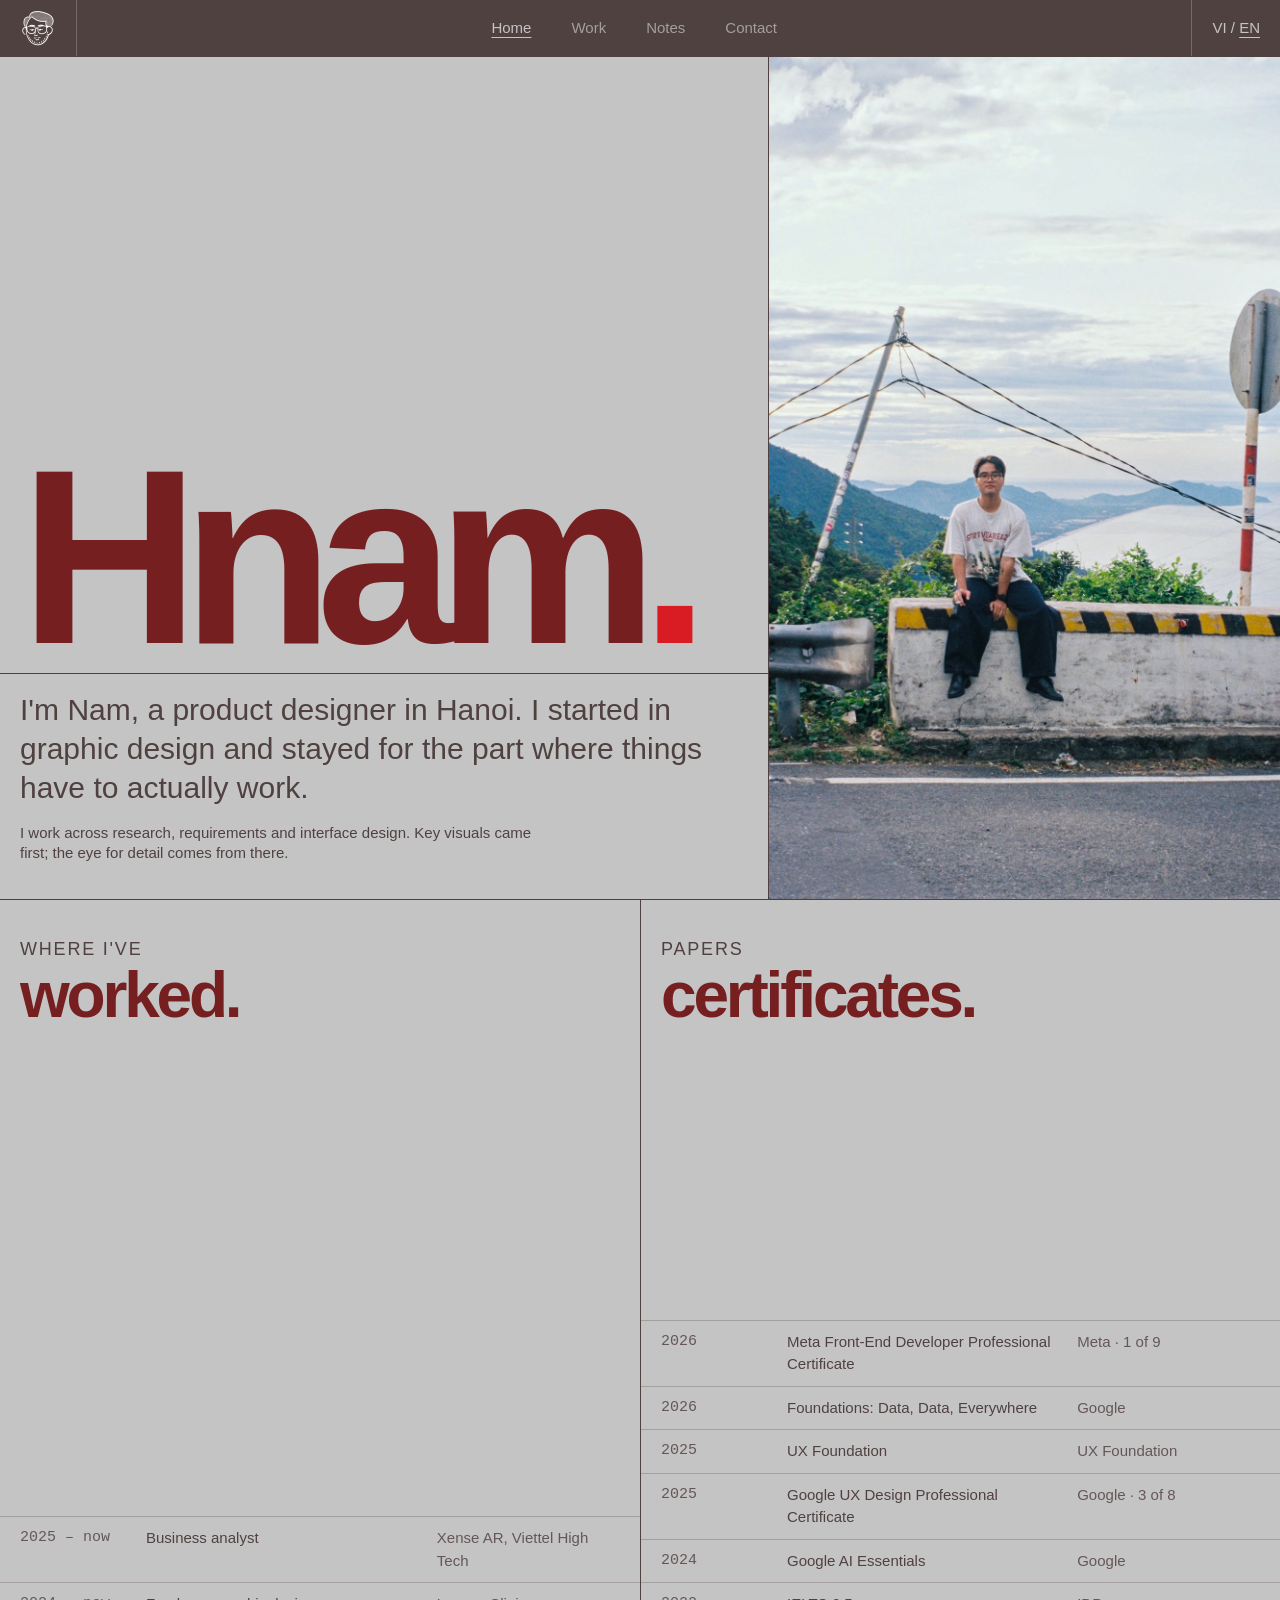
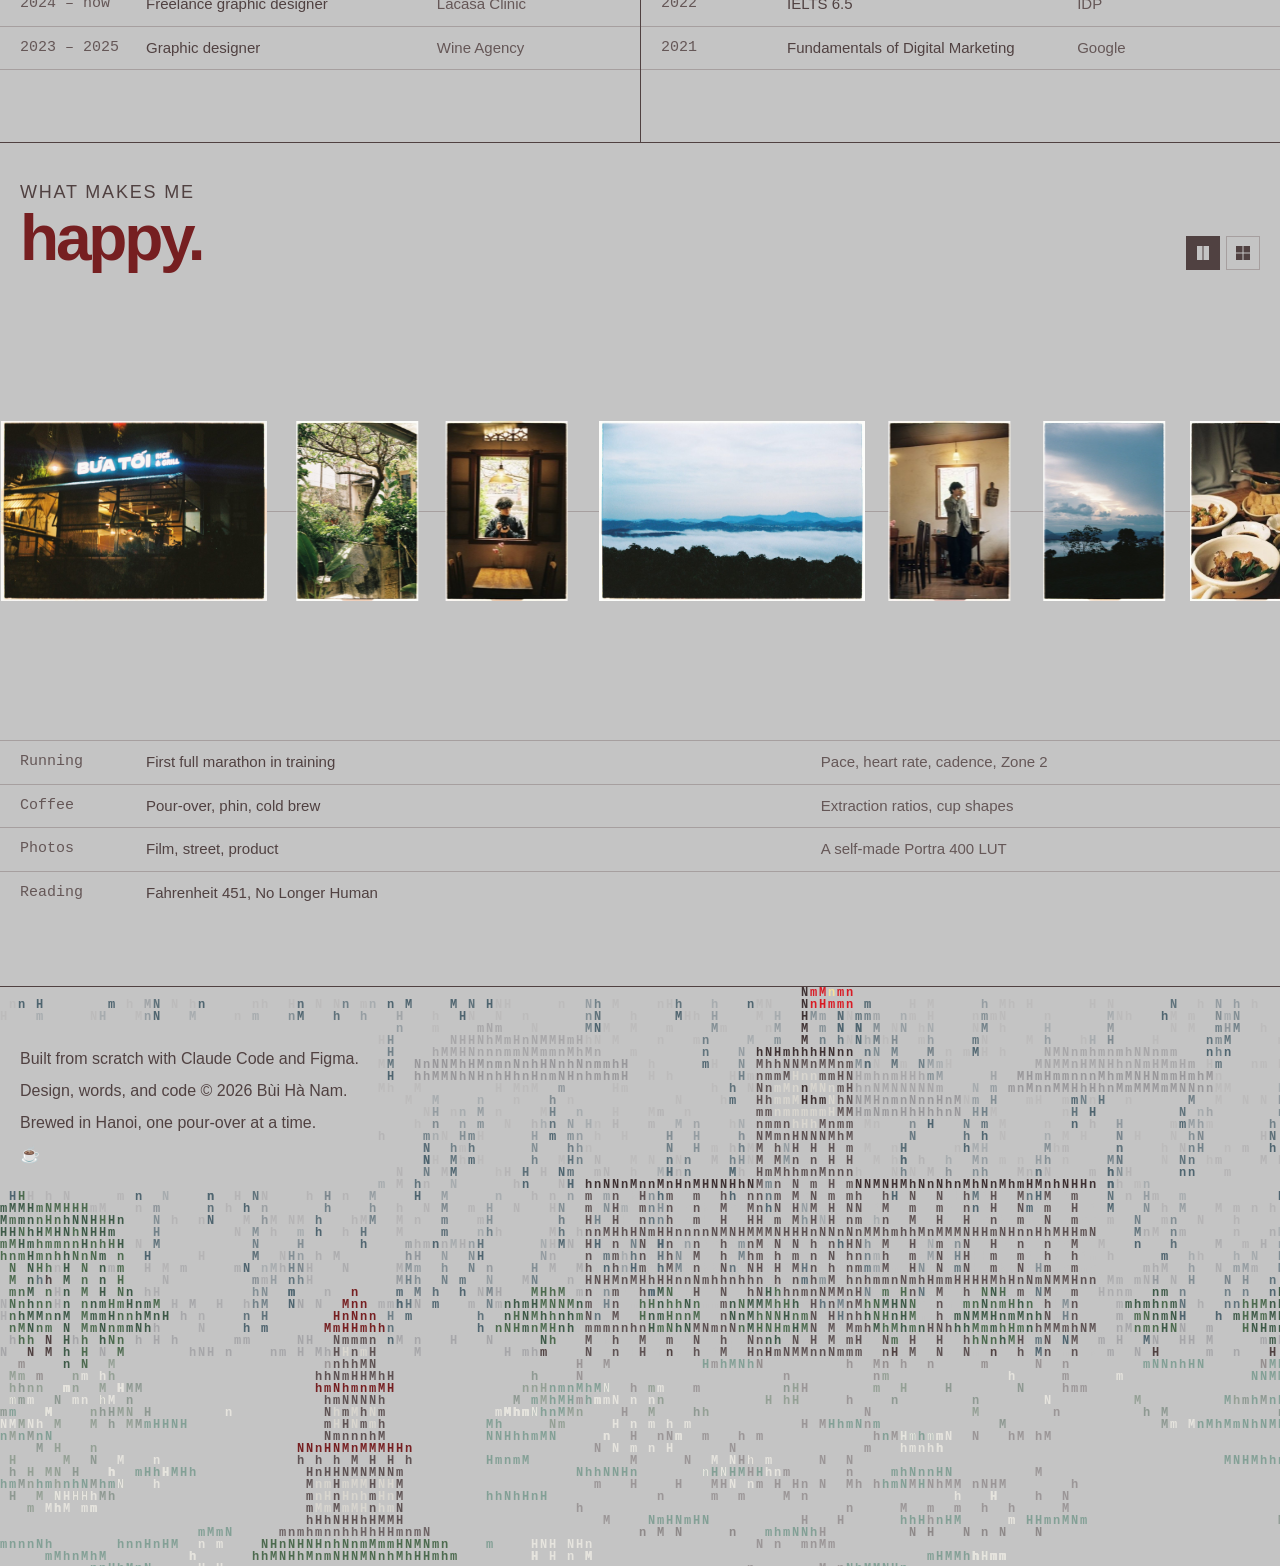
<file: index.html>
<!DOCTYPE html>
<html lang="en">

<head>
    <meta charset="utf-8">
    <meta name="viewport" content="width=device-width, initial-scale=1">
    <title>Nam — product designer in Hanoi</title>
    <meta name="description" content="Bùi Hà Nam is a product designer in Hanoi working across research, requirements and interface design.">
    <script>document.documentElement.dataset.theme = matchMedia('(prefers-color-scheme: dark)').matches ? 'dark' : 'light'</script>
    <link rel="stylesheet" href="css/style.css?v=26">
    <script>(function (d) { try { if (sessionStorage.warm) return; } catch (e) { } d.classList.add('loading'); setTimeout(function () { d.classList.remove('loading'); }, 15000); })(document.documentElement)</script>
</head>

<body>
    <div class="loader" role="status">
        <div class="loader-in">
            <span class="loader-mark">Hnam<i>.</i></span>
            <span class="loader-bar"><i></i></span>
            <span class="mono"><span data-vi="Đang tải">Loading</span><span class="loader-n" aria-hidden="true">0%</span></span>
        </div>
    </div>
    <main class="page" id="home">
        <div class="sheet">
            <header class="nav">
                <a class="logo" href="index.html" aria-label="Nam, home"><img src="img/logo.png" alt="" width="36" height="36"></a>
                <div class="links"><a href="index.html" class="cur" aria-current="page" data-vi="Trang chủ">Home</a><a href="work.html" data-vi="Dự án">Work</a><a href="notes.html" data-vi="Ghi chép">Notes</a><a href="contact.html" data-vi="Liên hệ">Contact</a></div>
                <button class="langbtn" type="button" aria-label="Switch language"><span><u data-l="vi">VI</u> / <u data-l="en">EN</u></span></button>
            </header>

            <section class="hero snap">
                <div class="cells">
                    <h1 class="pad wordmark">Hnam<i>.</i></h1>
                    <div class="img"><span data-vi="Ảnh chân dung của bạn">Portrait, your own photo</span><img src="img/portrait.jpg" alt="Portrait of Nam" onerror="this.remove()"></div>
                    <div class="pad stack hero-about">
                        <p class="lede" data-vi="Mình là Nam, product designer ở Hà Nội. Mình bắt đầu từ thiết kế đồ hoạ và ở lại vì phần mà mọi thứ phải thật sự chạy được.">I'm Nam, a product designer in Hanoi. I started in graphic design and stayed for the part where things have to actually work.</p>
                        <p class="copy" style="max-width:36em; min-height:60px" data-vi="Mình làm xuyên suốt từ nghiên cứu, viết yêu cầu đến thiết kế giao diện. Trước đó là key visual; con mắt để ý chi tiết đến từ đó.">I work across research, requirements and interface design. Key visuals came first; the eye for detail comes from there.</p>
                    </div>
                </div>
            </section>

            <div class="rail">
                <section class="sec snap">
                    <div class="cols2">
                        <div>
                            <div class="head">
                                <div class="kicker" data-vi="Nơi mình đã">Where I've</div>
                                <h2 class="big" data-vi="làm việc.">worked.</h2>
                            </div>
                            <div class="trow cert" role="button" tabindex="0" data-img="Business analyst, Xense AR at Viettel High Tech: the team at the company's 10-year anniversary" data-bg="img/work/ba-intern.jpg" aria-label="Business analyst at Xense AR: open the photo"><span class="mono" data-vi="2025 – nay">2025 – now</span><u data-vi="Chuyên viên phân tích nghiệp vụ">Business analyst</u><span>Xense AR, Viettel High Tech</span></div>
                            <div class="trow static"><span class="mono" data-vi="2024 – nay">2024 – now</span><span data-vi="Thiết kế đồ hoạ tự do">Freelance graphic designer</span><span>Lacasa Clinic</span></div>
                            <div class="trow cert" role="button" tabindex="0" data-img="Graphic designer at Wine Agency: the team at a UN Viet Nam event, June 2023" data-bg="img/work/wine-agency.jpg" aria-label="Graphic designer at Wine Agency: open the photo"><span class="mono">2023 – 2025</span><u data-vi="Thiết kế đồ hoạ">Graphic designer</u><span>Wine Agency</span></div>
                        </div>
                        <div>
                            <div class="head">
                                <div class="kicker" data-vi="Giấy tờ">Papers</div>
                                <h2 class="big" data-vi="chứng chỉ.">certificates.</h2>
                            </div>
                            <div class="trow group" role="button" tabindex="0" data-set="meta-set" data-img="Meta Front-End Developer Professional Certificate" data-bg="img/certs/meta-front-end.jpg" aria-label="Meta Front-End Developer Professional Certificate: open the set"><span class="mono">2026</span><u>Meta Front-End Developer Professional Certificate</u><span><span data-vi="Meta · 1 / 9">Meta · 1 of 9</span></span></div>
                            <div class="trow cert" role="button" tabindex="0" data-img="Foundations: Data, Data, Everywhere" data-bg="img/certs/google-data-foundations.jpg" aria-label="Foundations: Data, Data, Everywhere: open the certificate"><span class="mono">2026</span><u>Foundations: Data, Data, Everywhere</u><span>Google</span></div>
                            <div class="trow cert" role="button" tabindex="0" data-img="UX Foundation" data-bg="img/certs/ux-foundation.jpg" aria-label="UX Foundation: open the certificate"><span class="mono">2025</span><u>UX Foundation</u><span>UX Foundation</span></div>
                            <div class="trow group" role="button" tabindex="0" data-set="ux-set" data-img="Google UX Design Professional Certificate" data-bg="img/certs/google-ux-research.jpg"><span class="mono">2025</span><u>Google UX Design Professional Certificate</u><span><span data-vi="Google · 3 / 8">Google · 3 of 8</span></span></div>
                            <div class="trow cert" role="button" tabindex="0" data-img="Google AI Essentials" data-bg="img/certs/google-ai-essentials.jpg" aria-label="Google AI Essentials: open the certificate"><span class="mono">2024</span><u>Google AI Essentials</u><span>Google</span></div>
                            <div class="trow static"><span class="mono">2022</span><span>IELTS 6.5</span><span>IDP</span></div>
                            <div class="trow cert" role="button" tabindex="0" data-img="Fundamentals of Digital Marketing" data-bg="img/certs/google-digital-marketing.jpg" aria-label="Fundamentals of Digital Marketing: open the certificate"><span class="mono">2021</span><u>Fundamentals of Digital Marketing</u><span>Google</span></div>
                        </div>
                    </div>
                </section>

                <section class="sec snap">
                    <div class="head">
                        <div class="kicker" data-vi="Điều làm mình">What makes me</div>
                        <h2 class="big" data-vi="vui.">happy.</h2>
                        <div class="pview" role="group" aria-label="How to show the photos">
                            <button type="button" data-view="line" aria-pressed="true" aria-label="Line" title="Line"><svg viewBox="0 0 16 16" aria-hidden="true"><rect x="2" y="1" width="5.5" height="14"/><rect x="8.5" y="1" width="5.5" height="14"/></svg></button>
                            <button type="button" data-view="grid" aria-pressed="false" aria-label="Gallery" title="Gallery"><svg viewBox="0 0 16 16" aria-hidden="true"><rect x="1" y="1" width="6.5" height="6.5"/><rect x="8.5" y="1" width="6.5" height="6.5"/><rect x="1" y="8.5" width="6.5" height="6.5"/><rect x="8.5" y="8.5" width="6.5" height="6.5"/></svg></button>
                        </div>
                    </div>
                    <div class="plines" aria-label="A line of photos. Move along it to open the photos near the pointer.">
                        <div class="pbg" aria-hidden="true"></div>
                        <div class="pline">
                            <figure data-ratio="1.476"><img src="img/happy/01-t.jpg" data-full="img/happy/01.jpg" alt="" width="221" height="150"></figure>
                            <figure data-ratio="0.678"><img src="img/happy/02-t.jpg" data-full="img/happy/02.jpg" alt="" width="102" height="150"></figure>
                            <figure data-ratio="0.679"><img src="img/happy/03-t.jpg" data-full="img/happy/03.jpg" alt="" width="102" height="150"></figure>
                            <figure data-ratio="1.476"><img src="img/happy/04-t.jpg" data-full="img/happy/04.jpg" alt="" width="221" height="150"></figure>
                            <figure data-ratio="0.679"><img src="img/happy/05-t.jpg" data-full="img/happy/05.jpg" alt="" width="102" height="150"></figure>
                            <figure data-ratio="0.678"><img src="img/happy/06-t.jpg" data-full="img/happy/06.jpg" alt="" width="102" height="150"></figure>
                            <figure data-ratio="0.679"><img src="img/happy/07-t.jpg" data-full="img/happy/07.jpg" alt="" width="102" height="150"></figure>
                            <figure data-ratio="0.678"><img src="img/happy/08-t.jpg" data-full="img/happy/08.jpg" alt="" width="102" height="150"></figure>
                            <figure data-ratio="0.679"><img src="img/happy/09-t.jpg" data-full="img/happy/09.jpg" alt="" width="102" height="150"></figure>
                            <figure data-ratio="0.679"><img src="img/happy/10-t.jpg" data-full="img/happy/10.jpg" alt="" width="102" height="150"></figure>
                            <figure data-ratio="1.476"><img src="img/happy/11-t.jpg" data-full="img/happy/11.jpg" alt="" width="221" height="150"></figure>
                            <figure data-ratio="1.476"><img src="img/happy/12-t.jpg" data-full="img/happy/12.jpg" alt="" width="221" height="150"></figure>
                            <figure data-ratio="0.679"><img src="img/happy/13-t.jpg" data-full="img/happy/13.jpg" alt="" width="102" height="150"></figure>
                            <figure data-ratio="1.476"><img src="img/happy/14-t.jpg" data-full="img/happy/14.jpg" alt="" width="221" height="150"></figure>
                            <figure data-ratio="1.476"><img src="img/happy/15-t.jpg" data-full="img/happy/15.jpg" alt="" width="221" height="150"></figure>
                            <figure data-ratio="1.476"><img src="img/happy/16-t.jpg" data-full="img/happy/16.jpg" alt="" width="221" height="150"></figure>
                            <figure data-ratio="1.476"><img src="img/happy/17-t.jpg" data-full="img/happy/17.jpg" alt="" width="221" height="150"></figure>
                            <figure data-ratio="1.476"><img src="img/happy/18-t.jpg" data-full="img/happy/18.jpg" alt="" width="221" height="150"></figure>
                            <figure data-ratio="1.476"><img src="img/happy/19-t.jpg" data-full="img/happy/19.jpg" alt="" width="221" height="150"></figure>
                            <figure data-ratio="1.476"><img src="img/happy/20-t.jpg" data-full="img/happy/20.jpg" alt="" width="221" height="150"></figure>
                            <figure data-ratio="1.476"><img src="img/happy/21-t.jpg" data-full="img/happy/21.jpg" alt="" width="221" height="150"></figure>
                            <figure data-ratio="1.476"><img src="img/happy/22-t.jpg" data-full="img/happy/22.jpg" alt="" width="221" height="150"></figure>
                            <figure data-ratio="0.679"><img src="img/happy/23-t.jpg" data-full="img/happy/23.jpg" alt="" width="102" height="150"></figure>
                            <figure data-ratio="1.476"><img src="img/happy/24-t.jpg" data-full="img/happy/24.jpg" alt="" width="221" height="150"></figure>
                            <figure data-ratio="0.679"><img src="img/happy/25-t.jpg" data-full="img/happy/25.jpg" alt="" width="102" height="150"></figure>
                            <figure data-ratio="1.476"><img src="img/happy/26-t.jpg" data-full="img/happy/26.jpg" alt="" width="221" height="150"></figure>
                            <figure data-ratio="1.476"><img src="img/happy/27-t.jpg" data-full="img/happy/27.jpg" alt="" width="221" height="150"></figure>
                            <figure data-ratio="1.476"><img src="img/happy/28-t.jpg" data-full="img/happy/28.jpg" alt="" width="221" height="150"></figure>
                            <figure data-ratio="0.679"><img src="img/happy/29-t.jpg" data-full="img/happy/29.jpg" alt="" width="102" height="150"></figure>
                            <figure data-ratio="0.679"><img src="img/happy/30-t.jpg" data-full="img/happy/30.jpg" alt="" width="102" height="150"></figure>
                            <figure data-ratio="0.679"><img src="img/happy/31-t.jpg" data-full="img/happy/31.jpg" alt="" width="102" height="150"></figure>
                            <figure data-ratio="0.679"><img src="img/happy/32-t.jpg" data-full="img/happy/32.jpg" alt="" width="102" height="150"></figure>
                        </div>
                    </div>
                    <div class="trow static"><span class="mono" data-vi="Chạy bộ">Running</span><span data-vi="Đang tập cho full marathon đầu tiên">First full marathon in training</span><span data-vi="Pace, nhịp tim, cadence, Zone 2">Pace, heart rate, cadence, Zone 2</span></div>
                    <div class="trow static"><span class="mono" data-vi="Cà phê">Coffee</span><span>Pour-over, phin, cold brew</span><span data-vi="Tỉ lệ chiết xuất, hình dáng ly">Extraction ratios, cup shapes</span></div>
                    <div class="trow static"><span class="mono" data-vi="Nhiếp ảnh">Photos</span><span data-vi="Film, đường phố, sản phẩm">Film, street, product</span><span data-vi="LUT Portra 400 tự làm">A self-made Portra 400 LUT</span></div>
                    <div class="trow static"><span class="mono" data-vi="Đọc sách">Reading</span><span data-vi="Fahrenheit 451, Thất lạc cõi người">Fahrenheit 451, No Longer Human</span><span></span></div>
                </section>
            </div>

            <footer class="foot">
                <p data-vi="Dựng từ đầu với <u>Claude Code</u> và <u>Figma</u>.">Built from scratch with <u>Claude Code</u> and <u>Figma</u>.</p>
                <p data-vi="Thiết kế, câu chữ và code © 2026 Bùi Hà Nam.">Design, words, and code © 2026 Bùi Hà Nam.</p>
                <p data-vi="Pha tại Hà Nội, từng ly pour-over một.">Brewed in Hanoi, one pour-over at a time.</p>
                <p>☕</p>
            </footer>
        </div>
    </main>

    <template id="ux-set">
        <button type="button" class="set-tile" data-bg="img/certs/google-ux-research.jpg" data-img="Conduct UX Research and Test Early Concepts"><img src="img/certs/google-ux-research.jpg" alt="Conduct UX Research and Test Early Concepts"><span><b class="mono">2025</b> Conduct UX Research and Test Early Concepts</span></button>
        <button type="button" class="set-tile" data-bg="img/certs/google-ux-wireframes.jpg" data-img="Build Wireframes and Low-Fidelity Prototypes"><img src="img/certs/google-ux-wireframes.jpg" alt="Build Wireframes and Low-Fidelity Prototypes"><span><b class="mono">2024</b> Build Wireframes and Low-Fidelity Prototypes</span></button>
        <button type="button" class="set-tile" data-bg="img/certs/google-ux-process.jpg" data-img="Start the UX Design Process"><img src="img/certs/google-ux-process.jpg" alt="Start the UX Design Process"><span><b class="mono">2024</b> Start the UX Design Process</span></button>
        <div class="set-tile empty"><div class="img"><span data-vi="Sắp có">Coming next</span></div><span data-vi="Chứng chỉ tiếp theo">Next certificate</span></div>
        <div class="set-tile empty"><div class="img"><span data-vi="Sắp có">Coming next</span></div><span data-vi="Chứng chỉ tiếp theo">Next certificate</span></div>
        <div class="set-tile empty"><div class="img"><span data-vi="Sắp có">Coming next</span></div><span data-vi="Chứng chỉ tiếp theo">Next certificate</span></div>
        <div class="set-tile empty"><div class="img"><span data-vi="Sắp có">Coming next</span></div><span data-vi="Chứng chỉ tiếp theo">Next certificate</span></div>
        <div class="set-tile empty"><div class="img"><span data-vi="Sắp có">Coming next</span></div><span data-vi="Chứng chỉ tiếp theo">Next certificate</span></div>
    </template>

    <template id="meta-set">
        <button type="button" class="set-tile" data-bg="img/certs/meta-front-end.jpg" data-img="Introduction to Front-End Development"><img src="img/certs/meta-front-end.jpg" alt="Introduction to Front-End Development"><span><b class="mono">2026</b> Introduction to Front-End Development</span></button>
        <div class="set-tile empty"><div class="img"><span data-vi="Sắp có">Coming next</span></div><span data-vi="Chứng chỉ tiếp theo">Next certificate</span></div>
        <div class="set-tile empty"><div class="img"><span data-vi="Sắp có">Coming next</span></div><span data-vi="Chứng chỉ tiếp theo">Next certificate</span></div>
        <div class="set-tile empty"><div class="img"><span data-vi="Sắp có">Coming next</span></div><span data-vi="Chứng chỉ tiếp theo">Next certificate</span></div>
        <div class="set-tile empty"><div class="img"><span data-vi="Sắp có">Coming next</span></div><span data-vi="Chứng chỉ tiếp theo">Next certificate</span></div>
        <div class="set-tile empty"><div class="img"><span data-vi="Sắp có">Coming next</span></div><span data-vi="Chứng chỉ tiếp theo">Next certificate</span></div>
        <div class="set-tile empty"><div class="img"><span data-vi="Sắp có">Coming next</span></div><span data-vi="Chứng chỉ tiếp theo">Next certificate</span></div>
        <div class="set-tile empty"><div class="img"><span data-vi="Sắp có">Coming next</span></div><span data-vi="Chứng chỉ tiếp theo">Next certificate</span></div>
        <div class="set-tile empty"><div class="img"><span data-vi="Sắp có">Coming next</span></div><span data-vi="Chứng chỉ tiếp theo">Next certificate</span></div>
    </template>

    <div class="lightbox" id="lightbox" hidden role="dialog" aria-modal="true" aria-label="Enlarged image">
        <img alt="">
        <div class="lightbox-set" hidden></div>
        <button type="button" class="lightbox-x" aria-label="Close">×</button>
    </div>

    <script src="js/main.js?v=46"></script>
</body>

</html>
</file>
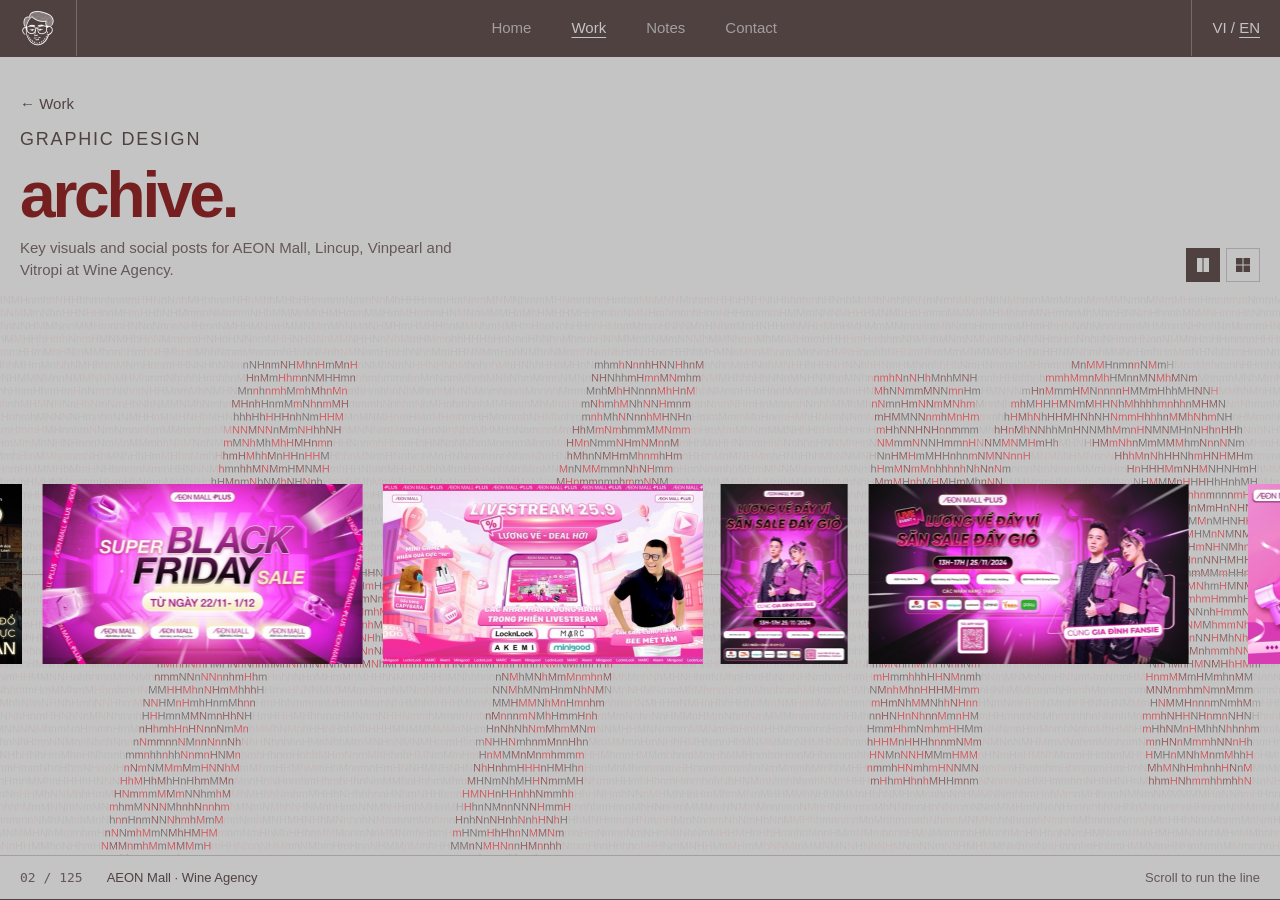
<file: archive.html>
<!DOCTYPE html>
<html lang="en">

<head>
    <meta charset="utf-8">
    <meta name="viewport" content="width=device-width, initial-scale=1">
    <title>Graphic design archive — Nam</title>
    <meta name="description" content="Key visuals, social content and print by Bùi Hà Nam.">
    <script>document.documentElement.dataset.theme = matchMedia('(prefers-color-scheme: dark)').matches ? 'dark' : 'light'</script>
    <link rel="stylesheet" href="css/style.css?v=26">
    <script>(function (d) { try { if (sessionStorage.warm) return; } catch (e) { } d.classList.add('loading'); setTimeout(function () { d.classList.remove('loading'); }, 15000); })(document.documentElement)</script>
</head>

<body>
    <div class="loader" role="status">
        <div class="loader-in">
            <span class="loader-mark">Hnam<i>.</i></span>
            <span class="loader-bar"><i></i></span>
            <span class="mono"><span data-vi="Đang tải">Loading</span><span class="loader-n" aria-hidden="true">0%</span></span>
        </div>
    </div>
    <main class="page" id="archive">
        <div class="sheet">
            <header class="nav">
                <a class="logo" href="index.html" aria-label="Nam, home"><img src="img/logo.png" alt="" width="36" height="36"></a>
                <div class="links"><a href="index.html" data-vi="Trang chủ">Home</a><a href="work.html" class="cur" aria-current="page" data-vi="Dự án">Work</a><a href="notes.html" data-vi="Ghi chép">Notes</a><a href="contact.html" data-vi="Liên hệ">Contact</a></div>
                <button class="langbtn" type="button" aria-label="Switch language"><span><u data-l="vi">VI</u> / <u data-l="en">EN</u></span></button>
            </header>

            <div class="rail">

                <section class="sec snap arch">
                    <div class="head">
                        <p><a class="back" href="work.html" data-vi="← Dự án">← Work</a></p>
                        <div class="kicker" data-vi="Thiết kế đồ hoạ">Graphic design</div>
                        <h1 class="big" data-vi="lưu trữ.">archive.</h1>
                        <p class="muted" data-vi="Key visual và bài social cho AEON Mall, Lincup, Vinpearl và Vitropi tại Wine Agency.">Key visuals and social posts for AEON Mall, Lincup, Vinpearl and Vitropi at Wine Agency.</p>
                        <div class="pview" role="group" aria-label="How to show the pieces">
                            <button type="button" data-view="line" aria-pressed="true" aria-label="Line" title="Line"><svg viewBox="0 0 16 16" aria-hidden="true"><rect x="2" y="1" width="5.5" height="14"/><rect x="8.5" y="1" width="5.5" height="14"/></svg></button>
                            <button type="button" data-view="grid" aria-pressed="false" aria-label="Gallery" title="Gallery"><svg viewBox="0 0 16 16" aria-hidden="true"><rect x="1" y="1" width="6.5" height="6.5"/><rect x="8.5" y="1" width="6.5" height="6.5"/><rect x="1" y="8.5" width="6.5" height="6.5"/><rect x="8.5" y="8.5" width="6.5" height="6.5"/></svg></button>
                        </div>
                    </div>
                    <div class="plines" aria-label="A line of graphic design pieces. Scroll to run it, move along it to open the pieces near the pointer.">
                        <div class="pbg" aria-hidden="true"></div>
                        <div class="pline" data-run tabindex="0">
                            <figure data-ratio="1.775"><img src="img/archive/001-t.jpg" data-full="img/archive/001.jpg" alt="AEON Mall design" width="639" height="360"><figcaption>AEON Mall · Wine Agency</figcaption></figure>
                            <figure data-ratio="1.775"><img src="img/archive/002-t.jpg" data-full="img/archive/002.jpg" alt="AEON Mall design" width="639" height="360"><figcaption>AEON Mall · Wine Agency</figcaption></figure>
                            <figure data-ratio="0.708"><img src="img/archive/003-t.jpg" data-full="img/archive/003.jpg" alt="AEON Mall design" width="255" height="360"><figcaption>AEON Mall · Wine Agency</figcaption></figure>
                            <figure data-ratio="1.775"><img src="img/archive/004-t.jpg" data-full="img/archive/004.jpg" alt="AEON Mall design" width="639" height="360"><figcaption>AEON Mall · Wine Agency</figcaption></figure>
                            <figure data-ratio="1.908"><img src="img/archive/005-t.jpg" data-full="img/archive/005.jpg" alt="AEON Mall design" width="687" height="360"><figcaption>AEON Mall · Wine Agency</figcaption></figure>
                            <figure data-ratio="1.000"><img src="img/archive/006-t.jpg" data-full="img/archive/006.jpg" alt="AEON Mall design" width="360" height="360"><figcaption>AEON Mall · Wine Agency</figcaption></figure>
                            <figure data-ratio="1.000"><img src="img/archive/007-t.jpg" data-full="img/archive/007.jpg" alt="AEON Mall design" width="360" height="360"><figcaption>AEON Mall · Wine Agency</figcaption></figure>
                            <figure data-ratio="1.000"><img src="img/archive/008-t.jpg" data-full="img/archive/008.jpg" alt="AEON Mall design" width="360" height="360"><figcaption>AEON Mall · Wine Agency</figcaption></figure>
                            <figure data-ratio="1.000"><img src="img/archive/009-t.jpg" data-full="img/archive/009.jpg" alt="AEON Mall design" width="360" height="360"><figcaption>AEON Mall · Wine Agency</figcaption></figure>
                            <figure data-ratio="0.708"><img src="img/archive/010-t.jpg" data-full="img/archive/010.jpg" alt="AEON Mall design" width="255" height="360"><figcaption>AEON Mall · Wine Agency</figcaption></figure>
                            <figure data-ratio="1.000"><img src="img/archive/011-t.jpg" data-full="img/archive/011.jpg" alt="AEON Mall design" width="360" height="360"><figcaption>AEON Mall · Wine Agency</figcaption></figure>
                            <figure data-ratio="1.000"><img src="img/archive/012-t.jpg" data-full="img/archive/012.jpg" alt="AEON Mall design" width="360" height="360"><figcaption>AEON Mall · Wine Agency</figcaption></figure>
                            <figure data-ratio="0.708"><img src="img/archive/013-t.jpg" data-full="img/archive/013.jpg" alt="AEON Mall design" width="255" height="360"><figcaption>AEON Mall · Wine Agency</figcaption></figure>
                            <figure data-ratio="1.000"><img src="img/archive/014-t.jpg" data-full="img/archive/014.jpg" alt="AEON Mall design" width="360" height="360"><figcaption>AEON Mall · Wine Agency</figcaption></figure>
                            <figure data-ratio="1.000"><img src="img/archive/015-t.jpg" data-full="img/archive/015.jpg" alt="AEON Mall design" width="360" height="360"><figcaption>AEON Mall · Wine Agency</figcaption></figure>
                            <figure data-ratio="1.000"><img src="img/archive/016-t.jpg" data-full="img/archive/016.jpg" alt="AEON Mall design" width="360" height="360"><figcaption>AEON Mall · Wine Agency</figcaption></figure>
                            <figure data-ratio="1.000"><img src="img/archive/017-t.jpg" data-full="img/archive/017.jpg" alt="AEON Mall design" width="360" height="360"><figcaption>AEON Mall · Wine Agency</figcaption></figure>
                            <figure data-ratio="1.000"><img src="img/archive/018-t.jpg" data-full="img/archive/018.jpg" alt="AEON Mall design" width="360" height="360"><figcaption>AEON Mall · Wine Agency</figcaption></figure>
                            <figure data-ratio="1.000"><img src="img/archive/019-t.jpg" data-full="img/archive/019.jpg" alt="AEON Mall design" width="360" height="360"><figcaption>AEON Mall · Wine Agency</figcaption></figure>
                            <figure data-ratio="1.000"><img src="img/archive/020-t.jpg" data-full="img/archive/020.jpg" alt="AEON Mall design" width="360" height="360"><figcaption>AEON Mall · Wine Agency</figcaption></figure>
                            <figure data-ratio="0.800"><img src="img/archive/021-t.jpg" data-full="img/archive/021.jpg" alt="Lincup design" width="288" height="360"><figcaption>Lincup · Wine Agency</figcaption></figure>
                            <figure data-ratio="1.000"><img src="img/archive/022-t.jpg" data-full="img/archive/022.jpg" alt="Lincup design" width="360" height="360"><figcaption>Lincup · Wine Agency</figcaption></figure>
                            <figure data-ratio="1.000"><img src="img/archive/023-t.jpg" data-full="img/archive/023.jpg" alt="Lincup design" width="360" height="360"><figcaption>Lincup · Wine Agency</figcaption></figure>
                            <figure data-ratio="1.000"><img src="img/archive/024-t.jpg" data-full="img/archive/024.jpg" alt="Lincup design" width="360" height="360"><figcaption>Lincup · Wine Agency</figcaption></figure>
                            <figure data-ratio="1.000"><img src="img/archive/025-t.jpg" data-full="img/archive/025.jpg" alt="Lincup design" width="360" height="360"><figcaption>Lincup · Wine Agency</figcaption></figure>
                            <figure data-ratio="1.000"><img src="img/archive/026-t.jpg" data-full="img/archive/026.jpg" alt="Lincup design" width="360" height="360"><figcaption>Lincup · Wine Agency</figcaption></figure>
                            <figure data-ratio="1.000"><img src="img/archive/027-t.jpg" data-full="img/archive/027.jpg" alt="Lincup design" width="360" height="360"><figcaption>Lincup · Wine Agency</figcaption></figure>
                            <figure data-ratio="1.000"><img src="img/archive/028-t.jpg" data-full="img/archive/028.jpg" alt="Lincup design" width="360" height="360"><figcaption>Lincup · Wine Agency</figcaption></figure>
                            <figure data-ratio="1.000"><img src="img/archive/029-t.jpg" data-full="img/archive/029.jpg" alt="Lincup design" width="360" height="360"><figcaption>Lincup · Wine Agency</figcaption></figure>
                            <figure data-ratio="1.000"><img src="img/archive/030-t.jpg" data-full="img/archive/030.jpg" alt="Lincup design" width="360" height="360"><figcaption>Lincup · Wine Agency</figcaption></figure>
                            <figure data-ratio="1.000"><img src="img/archive/031-t.jpg" data-full="img/archive/031.jpg" alt="Lincup design" width="360" height="360"><figcaption>Lincup · Wine Agency</figcaption></figure>
                            <figure data-ratio="1.000"><img src="img/archive/032-t.jpg" data-full="img/archive/032.jpg" alt="Lincup design" width="360" height="360"><figcaption>Lincup · Wine Agency</figcaption></figure>
                            <figure data-ratio="1.000"><img src="img/archive/033-t.jpg" data-full="img/archive/033.jpg" alt="Lincup design" width="360" height="360"><figcaption>Lincup · Wine Agency</figcaption></figure>
                            <figure data-ratio="1.000"><img src="img/archive/034-t.jpg" data-full="img/archive/034.jpg" alt="Lincup design" width="360" height="360"><figcaption>Lincup · Wine Agency</figcaption></figure>
                            <figure data-ratio="1.000"><img src="img/archive/035-t.jpg" data-full="img/archive/035.jpg" alt="Lincup design" width="360" height="360"><figcaption>Lincup · Wine Agency</figcaption></figure>
                            <figure data-ratio="1.000"><img src="img/archive/036-t.jpg" data-full="img/archive/036.jpg" alt="Lincup design" width="360" height="360"><figcaption>Lincup · Wine Agency</figcaption></figure>
                            <figure data-ratio="1.000"><img src="img/archive/037-t.jpg" data-full="img/archive/037.jpg" alt="Lincup design" width="360" height="360"><figcaption>Lincup · Wine Agency</figcaption></figure>
                            <figure data-ratio="1.000"><img src="img/archive/038-t.jpg" data-full="img/archive/038.jpg" alt="Lincup design" width="360" height="360"><figcaption>Lincup · Wine Agency</figcaption></figure>
                            <figure data-ratio="1.000"><img src="img/archive/039-t.jpg" data-full="img/archive/039.jpg" alt="Lincup design" width="360" height="360"><figcaption>Lincup · Wine Agency</figcaption></figure>
                            <figure data-ratio="1.000"><img src="img/archive/040-t.jpg" data-full="img/archive/040.jpg" alt="Lincup design" width="360" height="360"><figcaption>Lincup · Wine Agency</figcaption></figure>
                            <figure data-ratio="1.000"><img src="img/archive/041-t.jpg" data-full="img/archive/041.jpg" alt="Lincup design" width="360" height="360"><figcaption>Lincup · Wine Agency</figcaption></figure>
                            <figure data-ratio="1.000"><img src="img/archive/042-t.jpg" data-full="img/archive/042.jpg" alt="Lincup design" width="360" height="360"><figcaption>Lincup · Wine Agency</figcaption></figure>
                            <figure data-ratio="1.000"><img src="img/archive/043-t.jpg" data-full="img/archive/043.jpg" alt="Lincup design" width="360" height="360"><figcaption>Lincup · Wine Agency</figcaption></figure>
                            <figure data-ratio="1.000"><img src="img/archive/044-t.jpg" data-full="img/archive/044.jpg" alt="Lincup design" width="360" height="360"><figcaption>Lincup · Wine Agency</figcaption></figure>
                            <figure data-ratio="1.000"><img src="img/archive/045-t.jpg" data-full="img/archive/045.jpg" alt="Lincup design" width="360" height="360"><figcaption>Lincup · Wine Agency</figcaption></figure>
                            <figure data-ratio="1.000"><img src="img/archive/046-t.jpg" data-full="img/archive/046.jpg" alt="Lincup design" width="360" height="360"><figcaption>Lincup · Wine Agency</figcaption></figure>
                            <figure data-ratio="1.000"><img src="img/archive/047-t.jpg" data-full="img/archive/047.jpg" alt="Lincup design" width="360" height="360"><figcaption>Lincup · Wine Agency</figcaption></figure>
                            <figure data-ratio="1.000"><img src="img/archive/048-t.jpg" data-full="img/archive/048.jpg" alt="Lincup design" width="360" height="360"><figcaption>Lincup · Wine Agency</figcaption></figure>
                            <figure data-ratio="1.000"><img src="img/archive/049-t.jpg" data-full="img/archive/049.jpg" alt="Lincup design" width="360" height="360"><figcaption>Lincup · Wine Agency</figcaption></figure>
                            <figure data-ratio="1.000"><img src="img/archive/050-t.jpg" data-full="img/archive/050.jpg" alt="Lincup design" width="360" height="360"><figcaption>Lincup · Wine Agency</figcaption></figure>
                            <figure data-ratio="1.000"><img src="img/archive/051-t.jpg" data-full="img/archive/051.jpg" alt="Lincup design" width="360" height="360"><figcaption>Lincup · Wine Agency</figcaption></figure>
                            <figure data-ratio="0.800"><img src="img/archive/052-t.jpg" data-full="img/archive/052.jpg" alt="Lincup design" width="288" height="360"><figcaption>Lincup · Wine Agency</figcaption></figure>
                            <figure data-ratio="1.000"><img src="img/archive/053-t.jpg" data-full="img/archive/053.jpg" alt="Lincup design" width="360" height="360"><figcaption>Lincup · Wine Agency</figcaption></figure>
                            <figure data-ratio="1.000"><img src="img/archive/054-t.jpg" data-full="img/archive/054.jpg" alt="Lincup design" width="360" height="360"><figcaption>Lincup · Wine Agency</figcaption></figure>
                            <figure data-ratio="0.800"><img src="img/archive/055-t.jpg" data-full="img/archive/055.jpg" alt="Lincup design" width="288" height="360"><figcaption>Lincup · Wine Agency</figcaption></figure>
                            <figure data-ratio="1.000"><img src="img/archive/056-t.jpg" data-full="img/archive/056.jpg" alt="Lincup design" width="360" height="360"><figcaption>Lincup · Wine Agency</figcaption></figure>
                            <figure data-ratio="1.000"><img src="img/archive/057-t.jpg" data-full="img/archive/057.jpg" alt="Lincup design" width="360" height="360"><figcaption>Lincup · Wine Agency</figcaption></figure>
                            <figure data-ratio="1.000"><img src="img/archive/058-t.jpg" data-full="img/archive/058.jpg" alt="Lincup design" width="360" height="360"><figcaption>Lincup · Wine Agency</figcaption></figure>
                            <figure data-ratio="1.000"><img src="img/archive/059-t.jpg" data-full="img/archive/059.jpg" alt="Lincup design" width="360" height="360"><figcaption>Lincup · Wine Agency</figcaption></figure>
                            <figure data-ratio="0.800"><img src="img/archive/060-t.jpg" data-full="img/archive/060.jpg" alt="Lincup design" width="288" height="360"><figcaption>Lincup · Wine Agency</figcaption></figure>
                            <figure data-ratio="0.667"><img src="img/archive/061-t.jpg" data-full="img/archive/061.jpg" alt="Lincup design" width="240" height="360"><figcaption>Lincup · Wine Agency</figcaption></figure>
                            <figure data-ratio="1.500"><img src="img/archive/062-t.jpg" data-full="img/archive/062.jpg" alt="Lincup design" width="540" height="360"><figcaption>Lincup · Wine Agency</figcaption></figure>
                            <figure data-ratio="0.667"><img src="img/archive/063-t.jpg" data-full="img/archive/063.jpg" alt="Lincup design" width="240" height="360"><figcaption>Lincup · Wine Agency</figcaption></figure>
                            <figure data-ratio="0.667"><img src="img/archive/064-t.jpg" data-full="img/archive/064.jpg" alt="Lincup design" width="240" height="360"><figcaption>Lincup · Wine Agency</figcaption></figure>
                            <figure data-ratio="1.000"><img src="img/archive/065-t.jpg" data-full="img/archive/065.jpg" alt="Lincup design" width="360" height="360"><figcaption>Lincup · Wine Agency</figcaption></figure>
                            <figure data-ratio="1.000"><img src="img/archive/066-t.jpg" data-full="img/archive/066.jpg" alt="Lincup design" width="360" height="360"><figcaption>Lincup · Wine Agency</figcaption></figure>
                            <figure data-ratio="1.000"><img src="img/archive/067-t.jpg" data-full="img/archive/067.jpg" alt="Vinpearl design" width="360" height="360"><figcaption>Vinpearl · Wine Agency</figcaption></figure>
                            <figure data-ratio="1.000"><img src="img/archive/068-t.jpg" data-full="img/archive/068.jpg" alt="Vinpearl design" width="360" height="360"><figcaption>Vinpearl · Wine Agency</figcaption></figure>
                            <figure data-ratio="1.000"><img src="img/archive/069-t.jpg" data-full="img/archive/069.jpg" alt="Vinpearl design" width="360" height="360"><figcaption>Vinpearl · Wine Agency</figcaption></figure>
                            <figure data-ratio="1.000"><img src="img/archive/070-t.jpg" data-full="img/archive/070.jpg" alt="Vinpearl design" width="360" height="360"><figcaption>Vinpearl · Wine Agency</figcaption></figure>
                            <figure data-ratio="1.000"><img src="img/archive/071-t.jpg" data-full="img/archive/071.jpg" alt="Vinpearl design" width="360" height="360"><figcaption>Vinpearl · Wine Agency</figcaption></figure>
                            <figure data-ratio="1.000"><img src="img/archive/072-t.jpg" data-full="img/archive/072.jpg" alt="Vinpearl design" width="360" height="360"><figcaption>Vinpearl · Wine Agency</figcaption></figure>
                            <figure data-ratio="1.000"><img src="img/archive/073-t.jpg" data-full="img/archive/073.jpg" alt="Vinpearl design" width="360" height="360"><figcaption>Vinpearl · Wine Agency</figcaption></figure>
                            <figure data-ratio="1.000"><img src="img/archive/074-t.jpg" data-full="img/archive/074.jpg" alt="Vinpearl design" width="360" height="360"><figcaption>Vinpearl · Wine Agency</figcaption></figure>
                            <figure data-ratio="1.000"><img src="img/archive/075-t.jpg" data-full="img/archive/075.jpg" alt="Vinpearl design" width="360" height="360"><figcaption>Vinpearl · Wine Agency</figcaption></figure>
                            <figure data-ratio="1.000"><img src="img/archive/076-t.jpg" data-full="img/archive/076.jpg" alt="Vinpearl design" width="360" height="360"><figcaption>Vinpearl · Wine Agency</figcaption></figure>
                            <figure data-ratio="1.000"><img src="img/archive/077-t.jpg" data-full="img/archive/077.jpg" alt="Vinpearl design" width="360" height="360"><figcaption>Vinpearl · Wine Agency</figcaption></figure>
                            <figure data-ratio="1.000"><img src="img/archive/078-t.jpg" data-full="img/archive/078.jpg" alt="Vinpearl design" width="360" height="360"><figcaption>Vinpearl · Wine Agency</figcaption></figure>
                            <figure data-ratio="1.000"><img src="img/archive/079-t.jpg" data-full="img/archive/079.jpg" alt="Vinpearl design" width="360" height="360"><figcaption>Vinpearl · Wine Agency</figcaption></figure>
                            <figure data-ratio="1.000"><img src="img/archive/080-t.jpg" data-full="img/archive/080.jpg" alt="Vinpearl design" width="360" height="360"><figcaption>Vinpearl · Wine Agency</figcaption></figure>
                            <figure data-ratio="1.000"><img src="img/archive/081-t.jpg" data-full="img/archive/081.jpg" alt="Vinpearl design" width="360" height="360"><figcaption>Vinpearl · Wine Agency</figcaption></figure>
                            <figure data-ratio="0.800"><img src="img/archive/082-t.jpg" data-full="img/archive/082.jpg" alt="Vinpearl design" width="288" height="360"><figcaption>Vinpearl · Wine Agency</figcaption></figure>
                            <figure data-ratio="1.000"><img src="img/archive/083-t.jpg" data-full="img/archive/083.jpg" alt="Vinpearl design" width="360" height="360"><figcaption>Vinpearl · Wine Agency</figcaption></figure>
                            <figure data-ratio="0.667"><img src="img/archive/084-t.jpg" data-full="img/archive/084.jpg" alt="Vinpearl design" width="240" height="360"><figcaption>Vinpearl · Wine Agency</figcaption></figure>
                            <figure data-ratio="1.500"><img src="img/archive/085-t.jpg" data-full="img/archive/085.jpg" alt="Vinpearl design" width="540" height="360"><figcaption>Vinpearl · Wine Agency</figcaption></figure>
                            <figure data-ratio="0.667"><img src="img/archive/086-t.jpg" data-full="img/archive/086.jpg" alt="Vinpearl design" width="240" height="360"><figcaption>Vinpearl · Wine Agency</figcaption></figure>
                            <figure data-ratio="1.550"><img src="img/archive/087-t.jpg" data-full="img/archive/087.jpg" alt="Vinpearl design" width="558" height="360"><figcaption>Vinpearl · Wine Agency</figcaption></figure>
                            <figure data-ratio="1.500"><img src="img/archive/088-t.jpg" data-full="img/archive/088.jpg" alt="Vinpearl design" width="540" height="360"><figcaption>Vinpearl · Wine Agency</figcaption></figure>
                            <figure data-ratio="0.800"><img src="img/archive/089-t.jpg" data-full="img/archive/089.jpg" alt="Vinpearl design" width="288" height="360"><figcaption>Vinpearl · Wine Agency</figcaption></figure>
                            <figure data-ratio="0.800"><img src="img/archive/090-t.jpg" data-full="img/archive/090.jpg" alt="Vinpearl design" width="288" height="360"><figcaption>Vinpearl · Wine Agency</figcaption></figure>
                            <figure data-ratio="0.800"><img src="img/archive/091-t.jpg" data-full="img/archive/091.jpg" alt="Vinpearl design" width="288" height="360"><figcaption>Vinpearl · Wine Agency</figcaption></figure>
                            <figure data-ratio="1.000"><img src="img/archive/092-t.jpg" data-full="img/archive/092.jpg" alt="Vitropi design" width="360" height="360"><figcaption>Vitropi · Wine Agency</figcaption></figure>
                            <figure data-ratio="1.000"><img src="img/archive/093-t.jpg" data-full="img/archive/093.jpg" alt="Vitropi design" width="360" height="360"><figcaption>Vitropi · Wine Agency</figcaption></figure>
                            <figure data-ratio="1.000"><img src="img/archive/094-t.jpg" data-full="img/archive/094.jpg" alt="Vitropi design" width="360" height="360"><figcaption>Vitropi · Wine Agency</figcaption></figure>
                            <figure data-ratio="1.000"><img src="img/archive/095-t.jpg" data-full="img/archive/095.jpg" alt="Vitropi design" width="360" height="360"><figcaption>Vitropi · Wine Agency</figcaption></figure>
                            <figure data-ratio="1.000"><img src="img/archive/096-t.jpg" data-full="img/archive/096.jpg" alt="Vitropi design" width="360" height="360"><figcaption>Vitropi · Wine Agency</figcaption></figure>
                            <figure data-ratio="0.800"><img src="img/archive/097-t.jpg" data-full="img/archive/097.jpg" alt="Vitropi design" width="288" height="360"><figcaption>Vitropi · Wine Agency</figcaption></figure>
                            <figure data-ratio="1.000"><img src="img/archive/098-t.jpg" data-full="img/archive/098.jpg" alt="Vitropi design" width="360" height="360"><figcaption>Vitropi · Wine Agency</figcaption></figure>
                            <figure data-ratio="1.000"><img src="img/archive/099-t.jpg" data-full="img/archive/099.jpg" alt="Vitropi design" width="360" height="360"><figcaption>Vitropi · Wine Agency</figcaption></figure>
                            <figure data-ratio="1.000"><img src="img/archive/100-t.jpg" data-full="img/archive/100.jpg" alt="Vitropi design" width="360" height="360"><figcaption>Vitropi · Wine Agency</figcaption></figure>
                            <figure data-ratio="1.000"><img src="img/archive/101-t.jpg" data-full="img/archive/101.jpg" alt="Vitropi design" width="360" height="360"><figcaption>Vitropi · Wine Agency</figcaption></figure>
                            <figure data-ratio="1.000"><img src="img/archive/102-t.jpg" data-full="img/archive/102.jpg" alt="Vitropi design" width="360" height="360"><figcaption>Vitropi · Wine Agency</figcaption></figure>
                            <figure data-ratio="1.000"><img src="img/archive/103-t.jpg" data-full="img/archive/103.jpg" alt="Vitropi design" width="360" height="360"><figcaption>Vitropi · Wine Agency</figcaption></figure>
                            <figure data-ratio="1.000"><img src="img/archive/104-t.jpg" data-full="img/archive/104.jpg" alt="Vitropi design" width="360" height="360"><figcaption>Vitropi · Wine Agency</figcaption></figure>
                            <figure data-ratio="1.000"><img src="img/archive/105-t.jpg" data-full="img/archive/105.jpg" alt="Vitropi design" width="360" height="360"><figcaption>Vitropi · Wine Agency</figcaption></figure>
                            <figure data-ratio="1.000"><img src="img/archive/106-t.jpg" data-full="img/archive/106.jpg" alt="Vitropi design" width="360" height="360"><figcaption>Vitropi · Wine Agency</figcaption></figure>
                            <figure data-ratio="1.000"><img src="img/archive/107-t.jpg" data-full="img/archive/107.jpg" alt="Vitropi design" width="360" height="360"><figcaption>Vitropi · Wine Agency</figcaption></figure>
                            <figure data-ratio="1.000"><img src="img/archive/108-t.jpg" data-full="img/archive/108.jpg" alt="Vitropi design" width="360" height="360"><figcaption>Vitropi · Wine Agency</figcaption></figure>
                            <figure data-ratio="0.800"><img src="img/archive/109-t.jpg" data-full="img/archive/109.jpg" alt="Vitropi design" width="288" height="360"><figcaption>Vitropi · Wine Agency</figcaption></figure>
                            <figure data-ratio="1.000"><img src="img/archive/110-t.jpg" data-full="img/archive/110.jpg" alt="Vitropi design" width="360" height="360"><figcaption>Vitropi · Wine Agency</figcaption></figure>
                            <figure data-ratio="1.000"><img src="img/archive/111-t.jpg" data-full="img/archive/111.jpg" alt="Vitropi design" width="360" height="360"><figcaption>Vitropi · Wine Agency</figcaption></figure>
                            <figure data-ratio="0.800"><img src="img/archive/112-t.jpg" data-full="img/archive/112.jpg" alt="Vitropi design" width="288" height="360"><figcaption>Vitropi · Wine Agency</figcaption></figure>
                            <figure data-ratio="0.500"><img src="img/archive/113-t.jpg" data-full="img/archive/113.jpg" alt="Vitropi design" width="180" height="360"><figcaption>Vitropi · Wine Agency</figcaption></figure>
                            <figure data-ratio="1.500"><img src="img/archive/114-t.jpg" data-full="img/archive/114.jpg" alt="Vitropi design" width="540" height="360"><figcaption>Vitropi · Wine Agency</figcaption></figure>
                            <figure data-ratio="0.667"><img src="img/archive/115-t.jpg" data-full="img/archive/115.jpg" alt="Vitropi design" width="240" height="360"><figcaption>Vitropi · Wine Agency</figcaption></figure>
                            <figure data-ratio="0.800"><img src="img/archive/116-t.jpg" data-full="img/archive/116.jpg" alt="Vitropi design" width="288" height="360"><figcaption>Vitropi · Wine Agency</figcaption></figure>
                            <figure data-ratio="0.800"><img src="img/archive/117-t.jpg" data-full="img/archive/117.jpg" alt="Vitropi design" width="288" height="360"><figcaption>Vitropi · Wine Agency</figcaption></figure>
                            <figure data-ratio="0.800"><img src="img/archive/118-t.jpg" data-full="img/archive/118.jpg" alt="Vitropi design" width="288" height="360"><figcaption>Vitropi · Wine Agency</figcaption></figure>
                            <figure data-ratio="1.000"><img src="img/archive/119-t.jpg" data-full="img/archive/119.jpg" alt="Vitropi design" width="360" height="360"><figcaption>Vitropi · Wine Agency</figcaption></figure>
                            <figure data-ratio="0.800"><img src="img/archive/120-t.jpg" data-full="img/archive/120.jpg" alt="Vitropi design" width="288" height="360"><figcaption>Vitropi · Wine Agency</figcaption></figure>
                            <figure data-ratio="1.000"><img src="img/archive/121-t.jpg" data-full="img/archive/121.jpg" alt="Vitropi design" width="360" height="360"><figcaption>Vitropi · Wine Agency</figcaption></figure>
                            <figure data-ratio="0.800"><img src="img/archive/122-t.jpg" data-full="img/archive/122.jpg" alt="Vitropi design" width="288" height="360"><figcaption>Vitropi · Wine Agency</figcaption></figure>
                            <figure data-ratio="0.800"><img src="img/archive/123-t.jpg" data-full="img/archive/123.jpg" alt="Vitropi design" width="288" height="360"><figcaption>Vitropi · Wine Agency</figcaption></figure>
                            <figure data-ratio="2.625"><img src="img/archive/124-t.jpg" data-full="img/archive/124.jpg" alt="Techtraverse 2024 design" width="945" height="360"><figcaption>Techtraverse 2024 · OID · Wine Agency</figcaption></figure>
                            <figure data-ratio="0.800"><img src="img/archive/125-t.jpg" data-full="img/archive/125.jpg" alt="Taiwan food map design" width="288" height="360"><figcaption>Taiwan food map · personal</figcaption></figure>
                        </div>
                    </div>
                    <div class="arch-foot">
                        <span class="mono" id="arch-n">01 / 125</span>
                        <span id="arch-cap"></span>
                        <span class="arch-hint" data-vi="Cuộn để chạy dải ảnh">Scroll to run the line</span>
                    </div>
                </section>

            </div>

        </div>
    </main>

    <div class="lightbox" id="lightbox" hidden role="dialog" aria-modal="true" aria-label="Enlarged image">
        <img alt="">
        <div class="lightbox-set" hidden></div>
        <button type="button" class="lightbox-x" aria-label="Close">×</button>
    </div>

    <script src="js/main.js?v=46"></script>
</body>

</html>
</file>
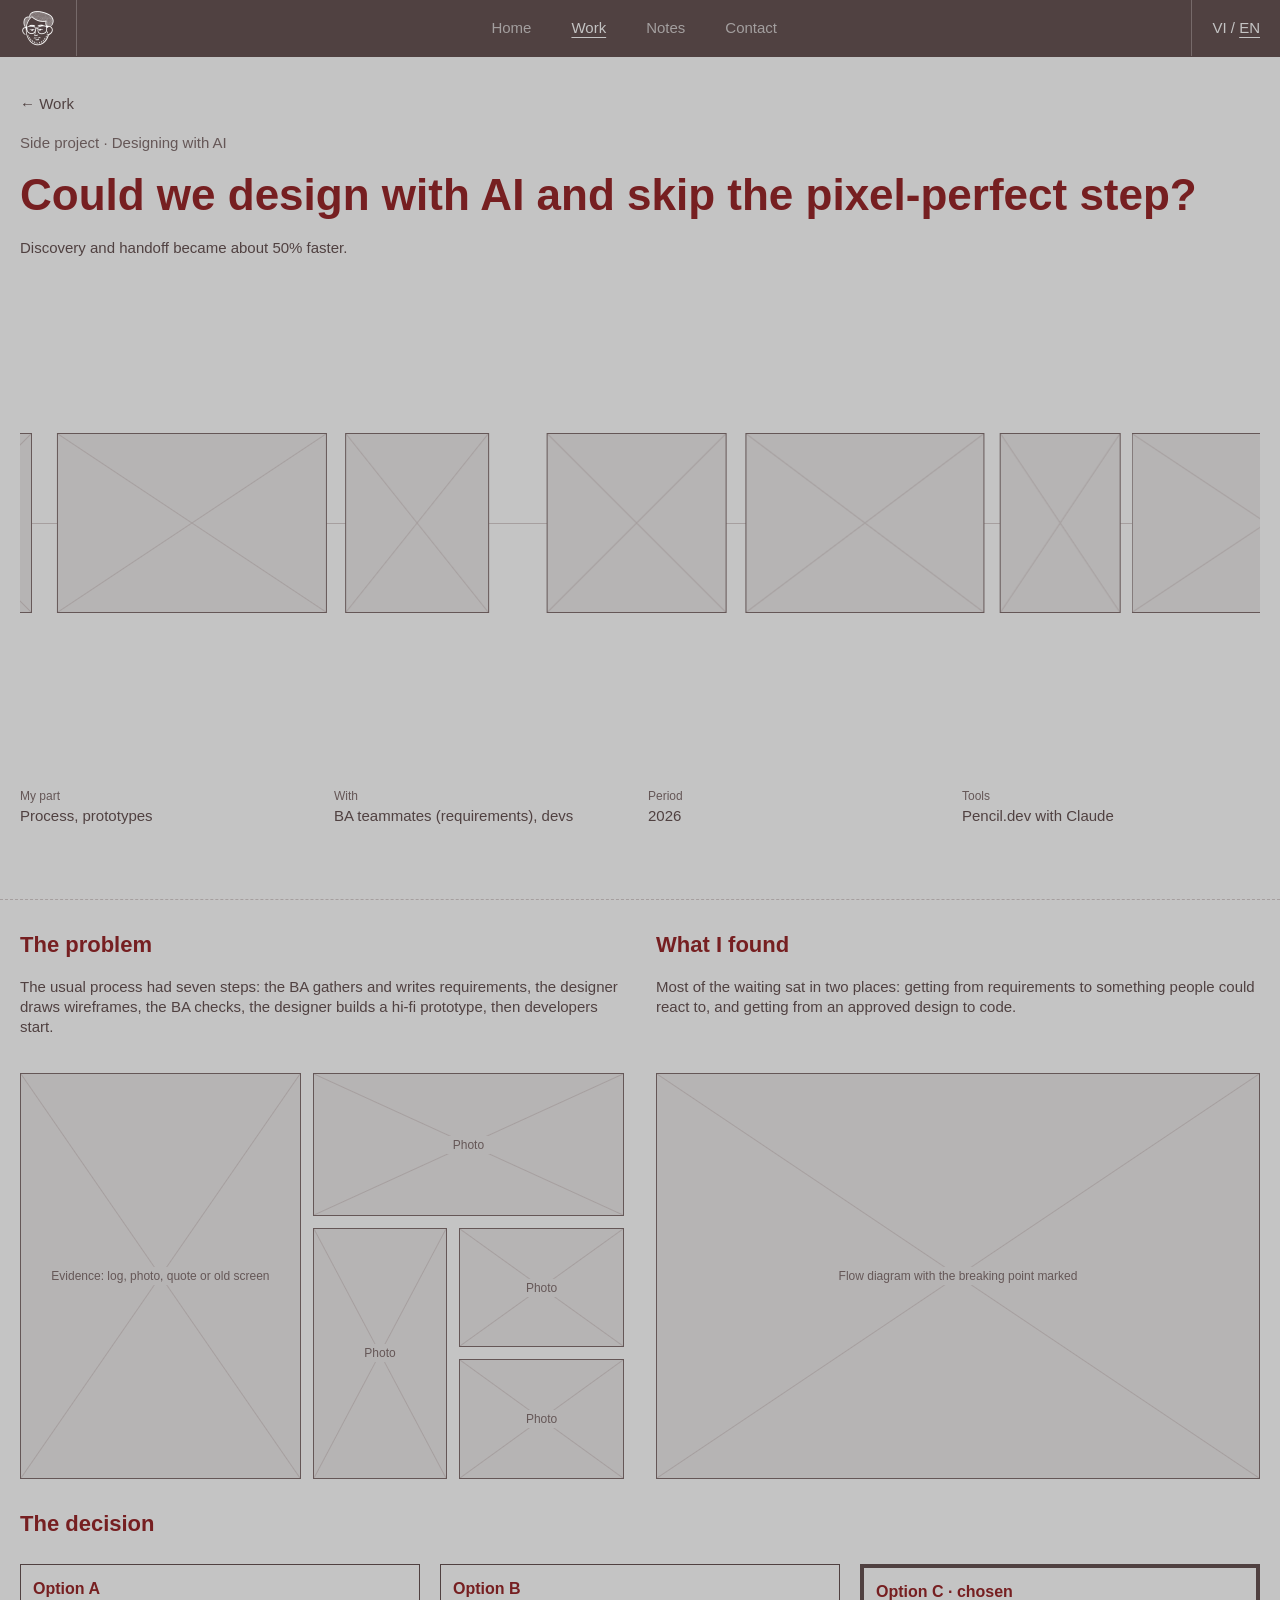
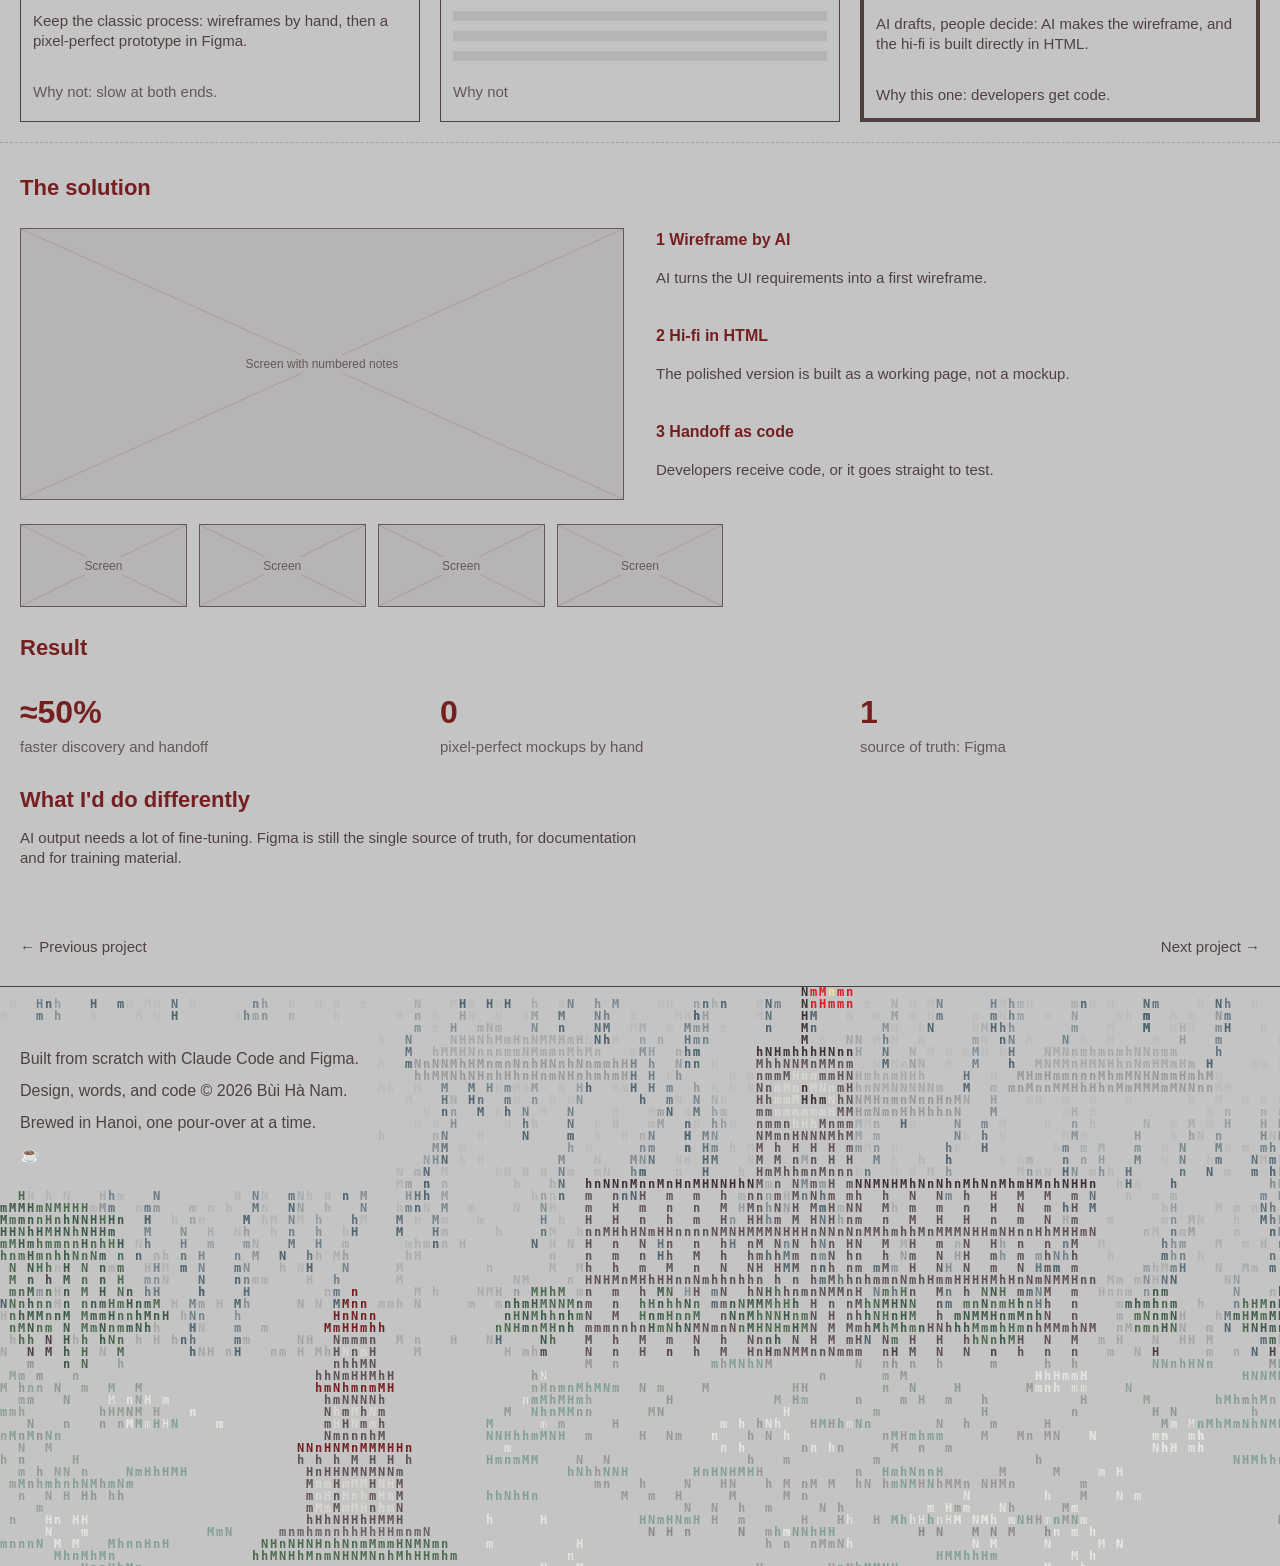
<file: case-designing-with-ai.html>
<!DOCTYPE html>
<html lang="en">

<head>
    <meta charset="utf-8">
    <meta name="viewport" content="width=device-width, initial-scale=1">
    <title>Could we design with AI and skip the pixel-perfect step? — Nam</title>
    <meta name="description" content="Discovery and handoff became about 50% faster.">
    <script>document.documentElement.dataset.theme = matchMedia('(prefers-color-scheme: dark)').matches ? 'dark' : 'light'</script>
    <link rel="stylesheet" href="css/style.css?v=26">
    <script>(function (d) { try { if (sessionStorage.warm) return; } catch (e) { } d.classList.add('loading'); setTimeout(function () { d.classList.remove('loading'); }, 15000); })(document.documentElement)</script>
</head>

<body>
    <div class="loader" role="status">
        <div class="loader-in">
            <span class="loader-mark">Hnam<i>.</i></span>
            <span class="loader-bar"><i></i></span>
            <span class="mono"><span data-vi="Đang tải">Loading</span><span class="loader-n" aria-hidden="true">0%</span></span>
        </div>
    </div>
    <main class="page" id="case">
        <div class="sheet">
            <header class="nav">
                <a class="logo" href="index.html" aria-label="Nam, home"><img src="img/logo.png" alt="" width="36" height="36"></a>
                <div class="links"><a href="index.html" data-vi="Trang chủ">Home</a><a href="work.html" class="cur" aria-current="page" data-vi="Dự án">Work</a><a href="notes.html" data-vi="Ghi chép">Notes</a><a href="contact.html" data-vi="Liên hệ">Contact</a></div>
                <button class="langbtn" type="button" aria-label="Switch language"><span><u data-l="vi">VI</u> / <u data-l="en">EN</u></span></button>
            </header>

            <div class="rail">

                <section class="block snap">
                    <div class="stack">
                        <p><a class="back" href="work.html" data-vi="← Dự án">← Work</a></p>
                        <p class="muted" data-vi="Dự án phụ · Thiết kế cùng AI">Side project · Designing with AI</p>
                        <h1 data-vi="Có thể thiết kế cùng AI và bỏ bước pixel-perfect không?">Could we design with AI and skip the pixel-perfect step?</h1>
                        <p class="narrow" data-vi="Discovery và handoff, nhanh hơn khoảng 50%.">Discovery and handoff became about 50% faster.</p>
                    </div>
                    <div class="plines" aria-label="Screens from the project">
                        <div class="pline" data-count="10"></div>
                    </div>
                    <div style="margin-top:auto"></div>
                    <dl>
                        <div>
                            <dt data-vi="Phần của mình">My part</dt>
                            <dd data-vi="Quy trình, prototype">Process, prototypes</dd>
                        </div>
                        <div>
                            <dt data-vi="Cùng với">With</dt>
                            <dd data-vi="Đồng nghiệp BA (yêu cầu), dev">BA teammates (requirements), devs</dd>
                        </div>
                        <div>
                            <dt data-vi="Thời gian">Period</dt>
                            <dd>2026</dd>
                        </div>
                        <div>
                            <dt data-vi="Công cụ">Tools</dt>
                            <dd data-vi="Pencil.dev cùng Claude">Pencil.dev with Claude</dd>
                        </div>
                    </dl>
                </section>

                <section class="block snap merged">
                    <div class="duo">
                        <div class="stack">
                            <h2 data-vi="Vấn đề">The problem</h2>
                            <p class="copy" style="min-height:80px" data-vi="Quy trình cũ có bảy bước: BA thu thập và viết yêu cầu, designer vẽ wireframe, BA kiểm tra, designer dựng prototype hi-fi, rồi dev bắt đầu.">The usual process had seven steps: the BA gathers and writes requirements, the designer draws wireframes, the BA checks, the designer builds a hi-fi prototype, then developers start.</p>

                            <div class="mosaic">
                                <div class="img"><span data-vi="Bằng chứng: log, ảnh, trích dẫn hoặc màn hình cũ">Evidence: log, photo, quote or old screen</span></div>
                                <div class="img"><span data-vi="Ảnh">Photo</span></div>
                                <div class="img"><span data-vi="Ảnh">Photo</span></div>
                                <div class="img"><span data-vi="Ảnh">Photo</span></div>
                                <div class="img"><span data-vi="Ảnh">Photo</span></div>
                            </div>
                        </div>
                        <div class="stack">
                            <h2 data-vi="Điều mình tìm ra">What I found</h2>
                            <p class="copy" style="min-height:80px" data-vi="Phần lớn thời gian chờ nằm ở hai chỗ: từ yêu cầu đến một thứ mọi người có thể phản hồi, và từ bản thiết kế đã duyệt đến code.">Most of the waiting sat in two places: getting from requirements to something people could react to, and getting from an approved design to code.</p>

                            <div class="img"><span data-vi="Sơ đồ luồng, đánh dấu điểm gãy">Flow diagram with the breaking point marked</span></div>
                        </div>
                    </div>
                    <div class="part">
                        <h2 data-vi="Quyết định">The decision</h2>
                        <div class="grid" style="margin-top:24px">
                            <div class="card">
                                <h3 data-vi="Phương án A">Option A</h3>
                                <p class="copy" style="min-height:60px" data-vi="Giữ quy trình cũ: wireframe vẽ tay, rồi prototype pixel-perfect trên Figma.">Keep the classic process: wireframes by hand, then a pixel-perfect prototype in Figma.</p>
                                <p class="muted" data-vi="Vì sao không: chậm ở cả hai đầu.">Why not: slow at both ends.</p>
                            </div>
                            <div class="card">
                                <h3 data-vi="Phương án B">Option B</h3>
                                <!-- to write: this option, in a line or two -->
                                <div class="lines"></div>
                                <p class="muted" data-vi="Vì sao không">Why not</p>
                            </div>
                            <div class="card" style="border-width:4px">
                                <h3 data-vi="Phương án C · đã chọn">Option C · chosen</h3>
                                <p class="copy" style="min-height:60px" data-vi="AI phác thảo, người quyết định: AI dựng wireframe, và bản hi-fi được dựng thẳng bằng HTML.">AI drafts, people decide: AI makes the wireframe, and the hi-fi is built directly in HTML.</p>
                                <p data-vi="Vì sao chọn: dev nhận được code.">Why this one: developers get code.</p>
                            </div>
                        </div>
                    </div>
                </section>

                <section class="block snap merged">
                    <h2 data-vi="Giải pháp">The solution</h2>
                    <div class="split" style="margin-top:24px">
                        <div class="img"><span data-vi="Màn hình có chú thích đánh số">Screen with numbered notes</span></div>
                        <div class="stack">
                            <h3 data-vi="1 Wireframe bằng AI">1 Wireframe by AI</h3>
                            <p class="copy" style="min-height:40px" data-vi="AI biến yêu cầu UI thành bản wireframe đầu tiên.">AI turns the UI requirements into a first wireframe.</p>
                            <h3 data-vi="2 Hi-fi bằng HTML">2 Hi-fi in HTML</h3>
                            <p class="copy" style="min-height:40px" data-vi="Bản hoàn thiện được dựng thành trang chạy được, không phải mockup.">The polished version is built as a working page, not a mockup.</p>
                            <h3 data-vi="3 Bàn giao bằng code">3 Handoff as code</h3>
                            <p class="copy" style="min-height:40px" data-vi="Dev nhận code, hoặc code được đẩy thẳng lên test.">Developers receive code, or it goes straight to test.</p>
                        </div>
                    </div>
                    <div class="grid small" style="margin-top:24px">
                        <div class="img"><span data-vi="Màn hình">Screen</span></div>
                        <div class="img"><span data-vi="Màn hình">Screen</span></div>
                        <div class="img"><span data-vi="Màn hình">Screen</span></div>
                        <div class="img"><span data-vi="Màn hình">Screen</span></div>
                    </div>
                    <div class="part">
                        <h2 data-vi="Kết quả">Result</h2>
                        <div class="grid" style="margin-top:24px">
                            <div>
                                <div class="stat">≈50%</div>
                                <p class="muted" data-vi="discovery và handoff nhanh hơn">faster discovery and handoff</p>
                            </div>
                            <div>
                                <div class="stat">0</div>
                                <p class="muted" data-vi="mockup pixel-perfect vẽ tay">pixel-perfect mockups by hand</p>
                            </div>
                            <div>
                                <div class="stat">1</div>
                                <p class="muted" data-vi="nguồn chuẩn: Figma">source of truth: Figma</p>
                            </div>
                        </div>
                    </div>
                    <div class="part stack narrow">
                        <h2 data-vi="Điều mình sẽ làm khác">What I'd do differently</h2>
                        <p class="copy" style="min-height:60px" data-vi="Kết quả từ AI cần tinh chỉnh nhiều. Figma vẫn là nguồn chuẩn duy nhất, cho tài liệu và tài liệu đào tạo.">AI output needs a lot of fine-tuning. Figma is still the single source of truth, for documentation and for training material.</p>
                    </div>
                    <div style="margin-top:auto"></div>
                    <div class="prevnext">
                                            <a class="btn" href="case-wayfinding-kiosk.html" data-vi="← Dự án trước">← Previous project</a>
                                            <a class="btn" href="archive.html" data-vi="Dự án tiếp →">Next project →</a>
                                        </div>
                </section>

            </div>

            <footer class="foot">
                <p data-vi="Dựng từ đầu với <u>Claude Code</u> và <u>Figma</u>.">Built from scratch with <u>Claude Code</u> and <u>Figma</u>.</p>
                <p data-vi="Thiết kế, câu chữ và code © 2026 Bùi Hà Nam.">Design, words, and code © 2026 Bùi Hà Nam.</p>
                <p data-vi="Pha tại Hà Nội, từng ly pour-over một.">Brewed in Hanoi, one pour-over at a time.</p>
                <p>☕</p>
            </footer>
        </div>
    </main>

    <script src="js/main.js?v=46"></script>
</body>

</html>
</file>
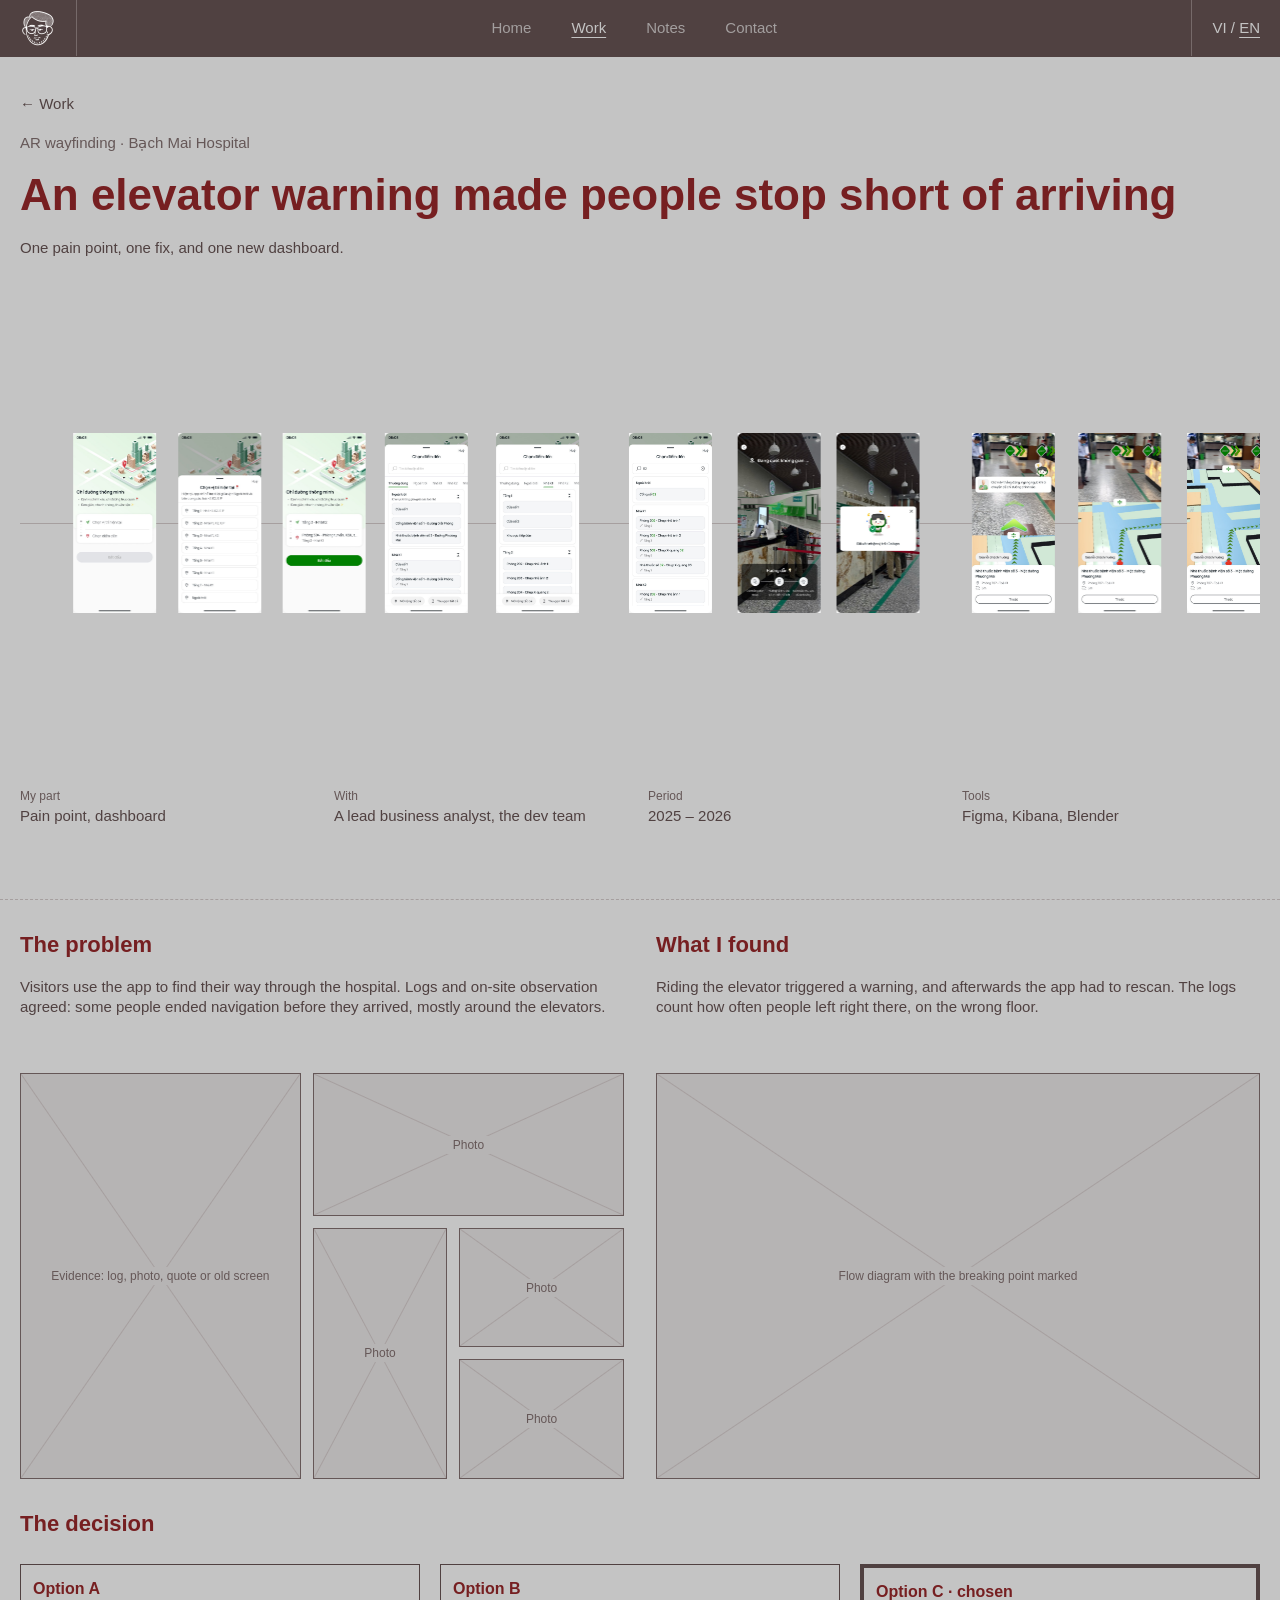
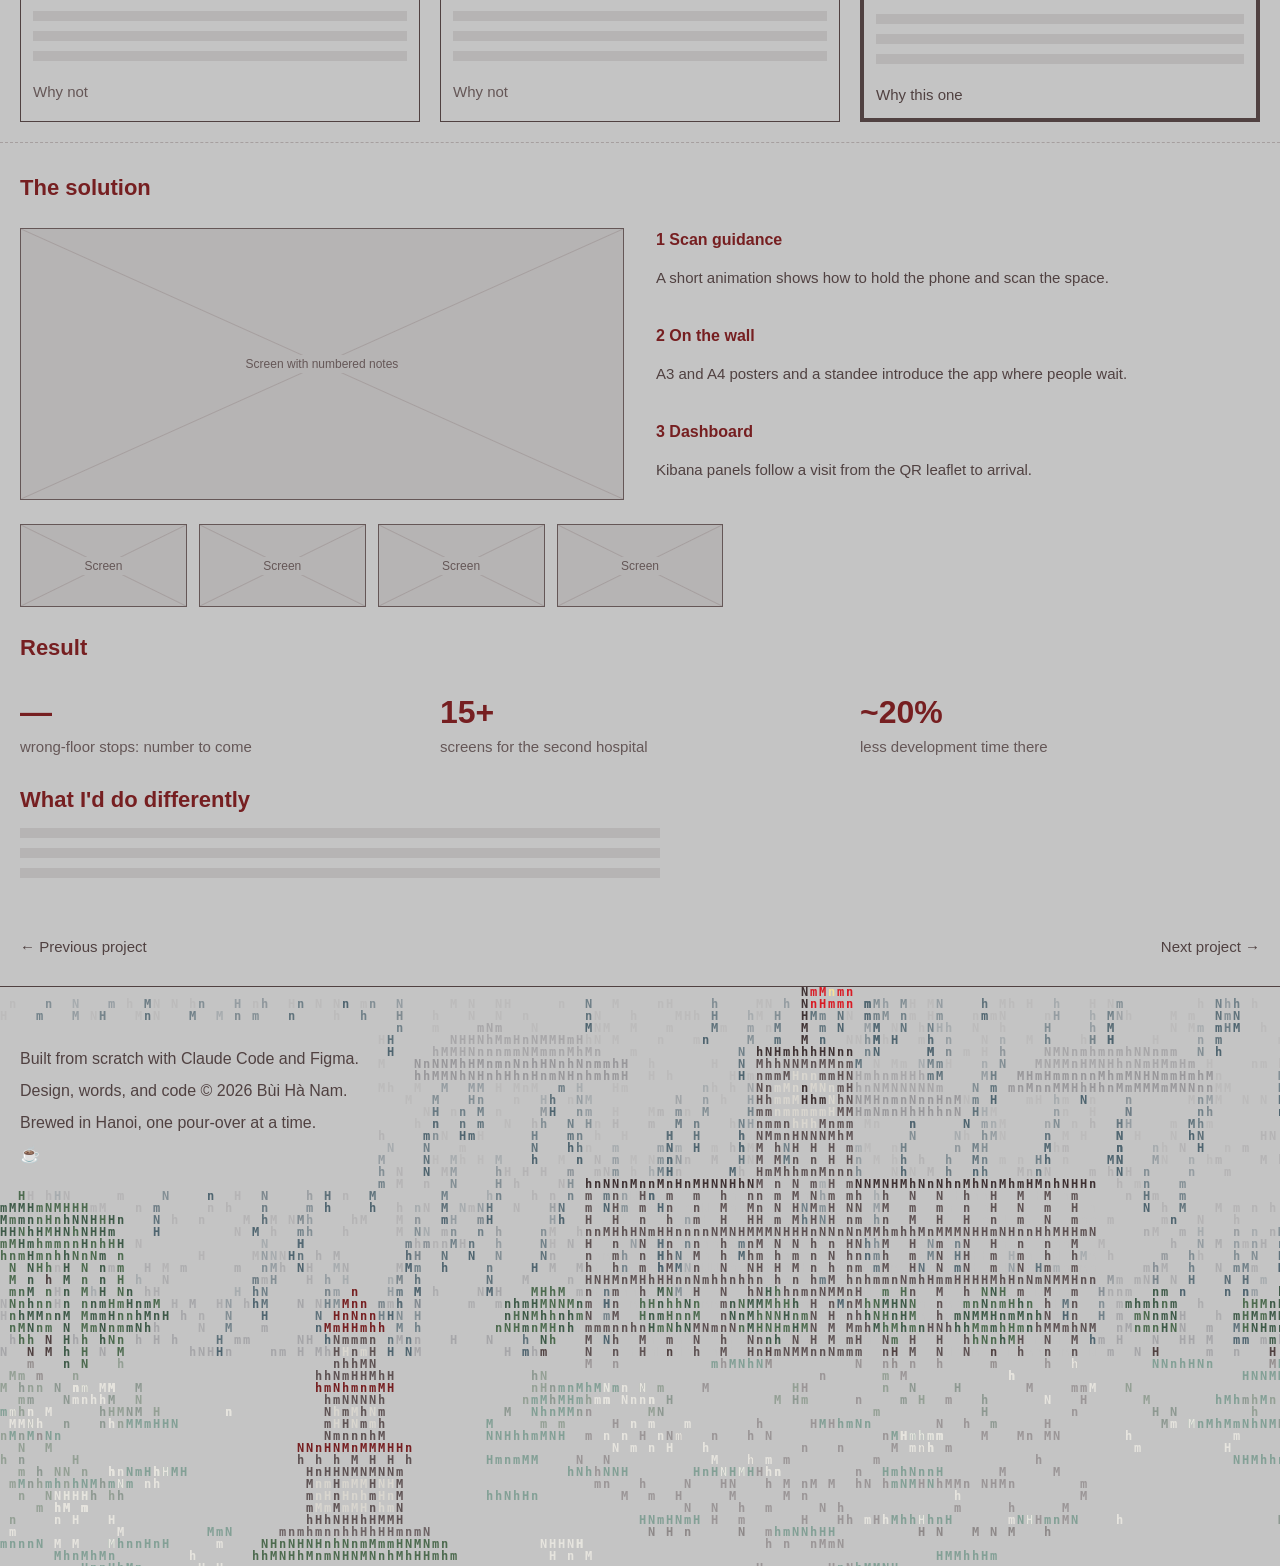
<file: case-hospital-wayfinding.html>
<!DOCTYPE html>
<html lang="en">

<head>
    <meta charset="utf-8">
    <meta name="viewport" content="width=device-width, initial-scale=1">
    <title>An elevator warning made people stop short of arriving — Nam</title>
    <meta name="description" content="One pain point, one fix, and one new dashboard.">
    <script>document.documentElement.dataset.theme = matchMedia('(prefers-color-scheme: dark)').matches ? 'dark' : 'light'</script>
    <link rel="stylesheet" href="css/style.css?v=26">
    <script>(function (d) { try { if (sessionStorage.warm) return; } catch (e) { } d.classList.add('loading'); setTimeout(function () { d.classList.remove('loading'); }, 15000); })(document.documentElement)</script>
</head>

<body>
    <div class="loader" role="status">
        <div class="loader-in">
            <span class="loader-mark">Hnam<i>.</i></span>
            <span class="loader-bar"><i></i></span>
            <span class="mono"><span data-vi="Đang tải">Loading</span><span class="loader-n" aria-hidden="true">0%</span></span>
        </div>
    </div>
    <main class="page" id="case">
        <div class="sheet">
            <header class="nav">
                <a class="logo" href="index.html" aria-label="Nam, home"><img src="img/logo.png" alt="" width="36" height="36"></a>
                <div class="links"><a href="index.html" data-vi="Trang chủ">Home</a><a href="work.html" class="cur" aria-current="page" data-vi="Dự án">Work</a><a href="notes.html" data-vi="Ghi chép">Notes</a><a href="contact.html" data-vi="Liên hệ">Contact</a></div>
                <button class="langbtn" type="button" aria-label="Switch language"><span><u data-l="vi">VI</u> / <u data-l="en">EN</u></span></button>
            </header>

            <div class="rail">

                <section class="block snap">
                    <div class="stack">
                        <p><a class="back" href="work.html" data-vi="← Dự án">← Work</a></p>
                        <p class="muted" data-vi="Chỉ đường AR · Bệnh viện Bạch Mai">AR wayfinding · Bạch Mai Hospital</p>
                        <h1 data-vi="Một cảnh báo thang máy khiến người dùng dừng trước khi tới nơi">An elevator warning made people stop short of arriving</h1>
                        <p class="narrow" data-vi="Một pain point, một cách sửa, một dashboard.">One pain point, one fix, and one new dashboard.</p>
                    </div>
                    <div class="plines" aria-label="Screens from the hospital wayfinding app. Move along the line to open them.">
                        <div class="pline">
                            <figure data-ratio="0.462"><img src="img/case-hospital/01-t.jpg" data-full="img/case-hospital/01.jpg" alt="Hospital wayfinding app screen 1" width="74" height="160"></figure>
                            <figure data-ratio="0.462"><img src="img/case-hospital/02-t.jpg" data-full="img/case-hospital/02.jpg" alt="Hospital wayfinding app screen 2" width="74" height="160"></figure>
                            <figure data-ratio="0.461"><img src="img/case-hospital/03-t.jpg" data-full="img/case-hospital/03.jpg" alt="Hospital wayfinding app screen 3" width="74" height="160"></figure>
                            <figure data-ratio="0.462"><img src="img/case-hospital/04-t.jpg" data-full="img/case-hospital/04.jpg" alt="Hospital wayfinding app screen 4" width="74" height="160"></figure>
                            <figure data-ratio="0.462"><img src="img/case-hospital/05-t.jpg" data-full="img/case-hospital/05.jpg" alt="Hospital wayfinding app screen 5" width="74" height="160"></figure>
                            <figure data-ratio="0.462"><img src="img/case-hospital/06-t.jpg" data-full="img/case-hospital/06.jpg" alt="Hospital wayfinding app screen 6" width="74" height="160"></figure>
                            <figure data-ratio="0.462"><img src="img/case-hospital/07-t.jpg" data-full="img/case-hospital/07.jpg" alt="Hospital wayfinding app screen 7" width="74" height="160"></figure>
                            <figure data-ratio="0.462"><img src="img/case-hospital/08-t.jpg" data-full="img/case-hospital/08.jpg" alt="Hospital wayfinding app screen 8" width="74" height="160"></figure>
                            <figure data-ratio="0.462"><img src="img/case-hospital/09-t.jpg" data-full="img/case-hospital/09.jpg" alt="Hospital wayfinding app screen 9" width="74" height="160"></figure>
                            <figure data-ratio="0.462"><img src="img/case-hospital/10-t.jpg" data-full="img/case-hospital/10.jpg" alt="Hospital wayfinding app screen 10" width="74" height="160"></figure>
                            <figure data-ratio="0.462"><img src="img/case-hospital/11-t.jpg" data-full="img/case-hospital/11.jpg" alt="Hospital wayfinding app screen 11" width="74" height="160"></figure>
                            <figure data-ratio="0.462"><img src="img/case-hospital/12-t.jpg" data-full="img/case-hospital/12.jpg" alt="Hospital wayfinding app screen 12" width="74" height="160"></figure>
                            <figure data-ratio="0.462"><img src="img/case-hospital/13-t.jpg" data-full="img/case-hospital/13.jpg" alt="Hospital wayfinding app screen 13" width="74" height="160"></figure>
                            <figure data-ratio="0.462"><img src="img/case-hospital/14-t.jpg" data-full="img/case-hospital/14.jpg" alt="Hospital wayfinding app screen 14" width="74" height="160"></figure>
                            <figure data-ratio="0.462"><img src="img/case-hospital/15-t.jpg" data-full="img/case-hospital/15.jpg" alt="Hospital wayfinding app screen 15" width="74" height="160"></figure>
                        </div>
                    </div>
                    <div style="margin-top:auto"></div>
                    <dl>
                        <div>
                            <dt data-vi="Phần của mình">My part</dt>
                            <dd data-vi="Pain point, dashboard">Pain point, dashboard</dd>
                        </div>
                        <div>
                            <dt data-vi="Cùng với">With</dt>
                            <dd data-vi="Một BA phụ trách, đội dev">A lead business analyst, the dev team</dd>
                        </div>
                        <div>
                            <dt data-vi="Thời gian">Period</dt>
                            <dd>2025 – 2026</dd>
                        </div>
                        <div>
                            <dt data-vi="Công cụ">Tools</dt>
                            <dd>Figma, Kibana, Blender</dd>
                        </div>
                    </dl>
                </section>

                <section class="block snap merged">
                    <div class="duo">
                        <div class="stack">
                            <h2 data-vi="Vấn đề">The problem</h2>
                            <p class="copy" style="min-height:80px" data-vi="Khách dùng app để tìm đường trong bệnh viện. Log và quan sát thực địa cho cùng kết quả: một số người kết thúc chỉ đường trước khi tới nơi, chủ yếu quanh khu thang máy.">Visitors use the app to find their way through the hospital. Logs and on-site observation agreed: some people ended navigation before they arrived, mostly around the elevators.</p>

                            <div class="mosaic">
                                <div class="img"><span data-vi="Bằng chứng: log, ảnh, trích dẫn hoặc màn hình cũ">Evidence: log, photo, quote or old screen</span></div>
                                <div class="img"><span data-vi="Ảnh">Photo</span></div>
                                <div class="img"><span data-vi="Ảnh">Photo</span></div>
                                <div class="img"><span data-vi="Ảnh">Photo</span></div>
                                <div class="img"><span data-vi="Ảnh">Photo</span></div>
                            </div>
                        </div>
                        <div class="stack">
                            <h2 data-vi="Điều mình tìm ra">What I found</h2>
                            <p class="copy" style="min-height:80px" data-vi="Đi thang máy làm hiện một cảnh báo, và sau đó app phải quét lại. Log đếm số lần người dùng rời đi ngay tại đó, ở sai tầng.">Riding the elevator triggered a warning, and afterwards the app had to rescan. The logs count how often people left right there, on the wrong floor.</p>

                            <div class="img"><span data-vi="Sơ đồ luồng, đánh dấu điểm gãy">Flow diagram with the breaking point marked</span></div>
                        </div>
                    </div>
                    <div class="part">
                        <h2 data-vi="Quyết định">The decision</h2>
                        <div class="grid" style="margin-top:24px">
                            <div class="card">
                                <h3 data-vi="Phương án A">Option A</h3>
                                <!-- to write: this option, in a line or two -->
                                <div class="lines"></div>
                                <p class="muted" data-vi="Vì sao không">Why not</p>
                            </div>
                            <div class="card">
                                <h3 data-vi="Phương án B">Option B</h3>
                                <!-- to write: this option, in a line or two -->
                                <div class="lines"></div>
                                <p class="muted" data-vi="Vì sao không">Why not</p>
                            </div>
                            <div class="card" style="border-width:4px">
                                <h3 data-vi="Phương án C · đã chọn">Option C · chosen</h3>
                                <!-- to write: this option, in a line or two -->
                                <div class="lines"></div>
                                <p data-vi="Vì sao chọn">Why this one</p>
                            </div>
                        </div>
                    </div>
                </section>

                <section class="block snap merged">
                    <h2 data-vi="Giải pháp">The solution</h2>
                    <div class="split" style="margin-top:24px">
                        <div class="img"><span data-vi="Màn hình có chú thích đánh số">Screen with numbered notes</span></div>
                        <div class="stack">
                            <h3 data-vi="1 Hướng dẫn quét">1 Scan guidance</h3>
                            <p class="copy" style="min-height:40px" data-vi="Một animation ngắn chỉ cách cầm máy và quét không gian.">A short animation shows how to hold the phone and scan the space.</p>
                            <h3 data-vi="2 Trên tường">2 On the wall</h3>
                            <p class="copy" style="min-height:40px" data-vi="Poster A3, A4 và standee giới thiệu app ở nơi mọi người chờ.">A3 and A4 posters and a standee introduce the app where people wait.</p>
                            <h3 data-vi="3 Dashboard">3 Dashboard</h3>
                            <p class="copy" style="min-height:40px" data-vi="Các bảng Kibana theo một lượt dùng từ tờ rơi QR đến khi tới nơi.">Kibana panels follow a visit from the QR leaflet to arrival.</p>
                        </div>
                    </div>
                    <div class="grid small" style="margin-top:24px">
                        <div class="img"><span data-vi="Màn hình">Screen</span></div>
                        <div class="img"><span data-vi="Màn hình">Screen</span></div>
                        <div class="img"><span data-vi="Màn hình">Screen</span></div>
                        <div class="img"><span data-vi="Màn hình">Screen</span></div>
                    </div>
                    <div class="part">
                        <h2 data-vi="Kết quả">Result</h2>
                        <div class="grid" style="margin-top:24px">
                            <div>
                                <div class="stat">—</div>
                                <p class="muted" data-vi="lượt dừng sai tầng: sẽ bổ sung">wrong-floor stops: number to come</p>
                            </div>
                            <div>
                                <div class="stat">15+</div>
                                <p class="muted" data-vi="màn hình cho bệnh viện thứ hai">screens for the second hospital</p>
                            </div>
                            <div>
                                <div class="stat">~20%</div>
                                <p class="muted" data-vi="thời gian phát triển giảm ở đó">less development time there</p>
                            </div>
                        </div>
                    </div>
                    <div class="part stack narrow">
                        <h2 data-vi="Điều mình sẽ làm khác">What I'd do differently</h2>
                        <!-- to write: what you would do differently next time -->
                        <div class="lines"></div>
                    </div>
                    <div style="margin-top:auto"></div>
                    <div class="prevnext">
                                            <a class="btn" href="case-web-editor.html" data-vi="← Dự án trước">← Previous project</a>
                                            <a class="btn" href="case-wayfinding-kiosk.html" data-vi="Dự án tiếp →">Next project →</a>
                                        </div>
                </section>

            </div>

            <footer class="foot">
                <p data-vi="Dựng từ đầu với <u>Claude Code</u> và <u>Figma</u>.">Built from scratch with <u>Claude Code</u> and <u>Figma</u>.</p>
                <p data-vi="Thiết kế, câu chữ và code © 2026 Bùi Hà Nam.">Design, words, and code © 2026 Bùi Hà Nam.</p>
                <p data-vi="Pha tại Hà Nội, từng ly pour-over một.">Brewed in Hanoi, one pour-over at a time.</p>
                <p>☕</p>
            </footer>
        </div>
    </main>

    <script src="js/main.js?v=46"></script>
</body>

</html>
</file>
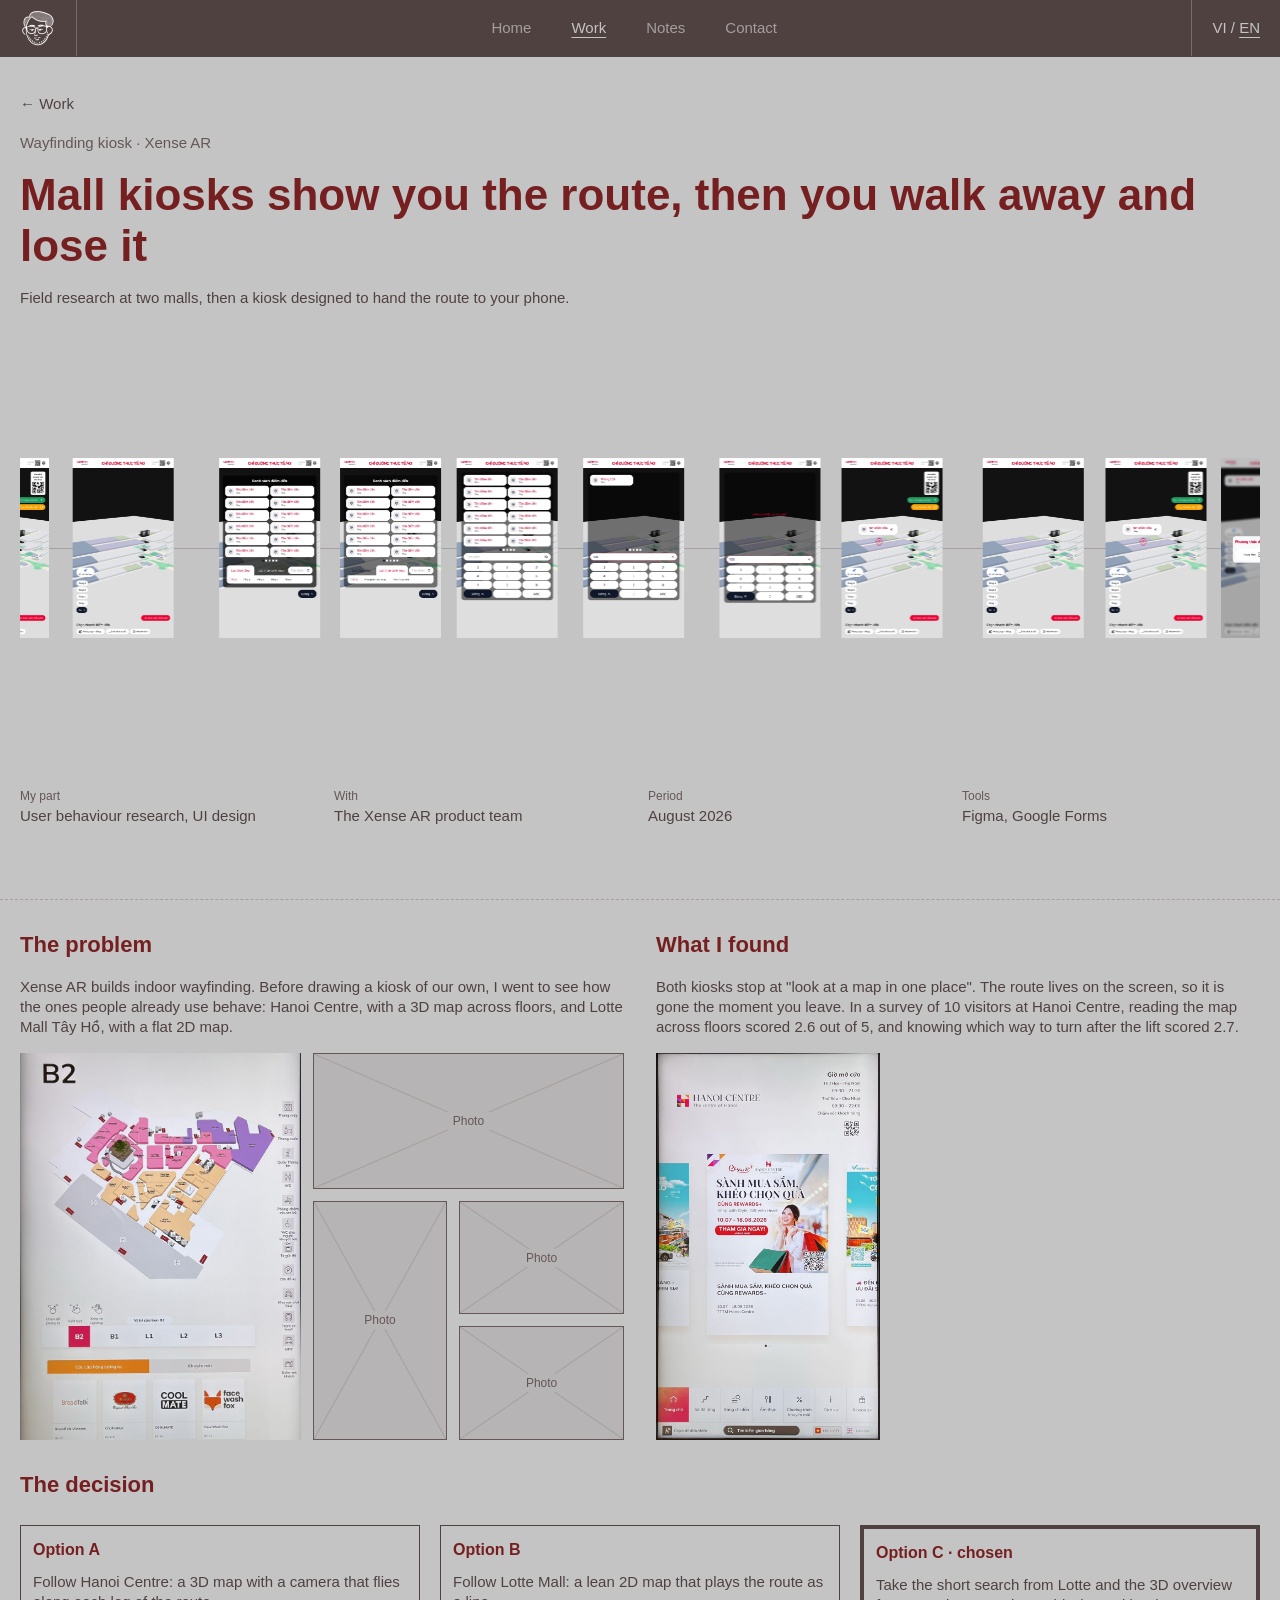
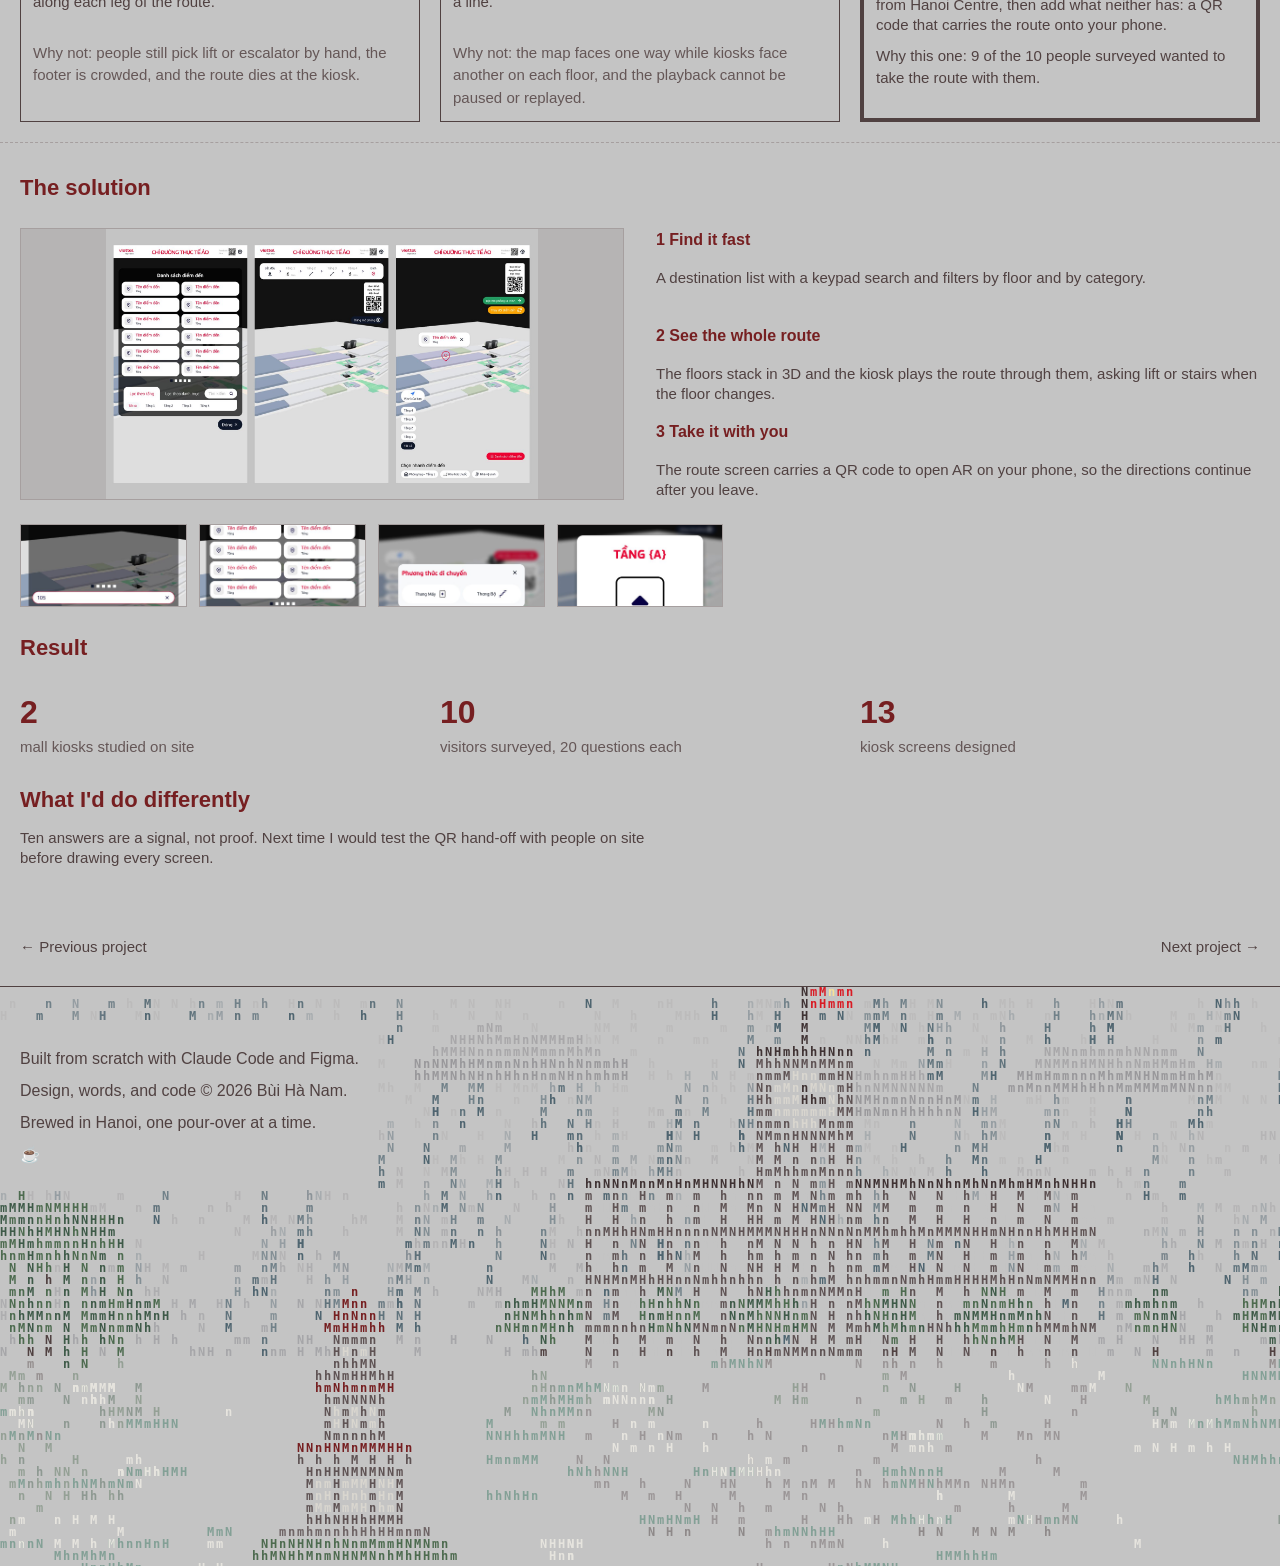
<file: case-wayfinding-kiosk.html>
<!DOCTYPE html>
<html lang="en">

<head>
    <meta charset="utf-8">
    <meta name="viewport" content="width=device-width, initial-scale=1">
    <title>Mall kiosks show you the route, then you walk away and lose it — Nam</title>
    <meta name="description" content="Field research at two mall kiosks and a kiosk designed to hand the route to your phone.">
    <script>document.documentElement.dataset.theme = matchMedia('(prefers-color-scheme: dark)').matches ? 'dark' : 'light'</script>
    <link rel="stylesheet" href="css/style.css?v=26">
    <script>(function (d) { try { if (sessionStorage.warm) return; } catch (e) { } d.classList.add('loading'); setTimeout(function () { d.classList.remove('loading'); }, 15000); })(document.documentElement)</script>
</head>

<body>
    <div class="loader" role="status">
        <div class="loader-in">
            <span class="loader-mark">Hnam<i>.</i></span>
            <span class="loader-bar"><i></i></span>
            <span class="mono"><span data-vi="Đang tải">Loading</span><span class="loader-n" aria-hidden="true">0%</span></span>
        </div>
    </div>
    <main class="page" id="case">
        <div class="sheet">
            <header class="nav">
                <a class="logo" href="index.html" aria-label="Nam, home"><img src="img/logo.png" alt="" width="36" height="36"></a>
                <div class="links"><a href="index.html" data-vi="Trang chủ">Home</a><a href="work.html" class="cur" aria-current="page" data-vi="Dự án">Work</a><a href="notes.html" data-vi="Ghi chép">Notes</a><a href="contact.html" data-vi="Liên hệ">Contact</a></div>
                <button class="langbtn" type="button" aria-label="Switch language"><span><u data-l="vi">VI</u> / <u data-l="en">EN</u></span></button>
            </header>

            <div class="rail">

                <section class="block snap">
                    <div class="stack">
                        <p><a class="back" href="work.html" data-vi="← Dự án">← Work</a></p>
                        <p class="muted" data-vi="Kiosk chỉ đường · Xense AR">Wayfinding kiosk · Xense AR</p>
                        <h1 data-vi="Kiosk ở trung tâm thương mại chỉ đường cho bạn, rồi bạn rời đi và quên mất">Mall kiosks show you the route, then you walk away and lose it</h1>
                        <p class="narrow" data-vi="Khảo sát thực địa ở hai trung tâm thương mại, rồi thiết kế một kiosk trao lộ trình sang điện thoại.">Field research at two malls, then a kiosk designed to hand the route to your phone.</p>
                    </div>
                    <div class="plines" aria-label="Screens from the kiosk design. Move along the line to open them.">
                        <div class="pline">
                            <figure data-ratio="0.562"><img src="img/case-kiosk/prd-01-t.jpg" data-full="img/case-kiosk/prd-01.jpg" alt="Kiosk start screen" width="90" height="160"></figure>
                            <figure data-ratio="0.562"><img src="img/case-kiosk/prd-02-t.jpg" data-full="img/case-kiosk/prd-02.jpg" alt="Destination list, filtered by floor" width="90" height="160"></figure>
                            <figure data-ratio="0.562"><img src="img/case-kiosk/prd-03-t.jpg" data-full="img/case-kiosk/prd-03.jpg" alt="Destination list, filtered by category" width="90" height="160"></figure>
                            <figure data-ratio="0.562"><img src="img/case-kiosk/prd-04-t.jpg" data-full="img/case-kiosk/prd-04.jpg" alt="Search with the keypad open" width="90" height="160"></figure>
                            <figure data-ratio="0.562"><img src="img/case-kiosk/prd-05-t.jpg" data-full="img/case-kiosk/prd-05.jpg" alt="Search with a result" width="90" height="160"></figure>
                            <figure data-ratio="0.562"><img src="img/case-kiosk/prd-06-t.jpg" data-full="img/case-kiosk/prd-06.jpg" alt="Search with no result" width="90" height="160"></figure>
                            <figure data-ratio="0.562"><img src="img/case-kiosk/prd-07-t.jpg" data-full="img/case-kiosk/prd-07.jpg" alt="A destination selected on the map" width="90" height="160"></figure>
                            <figure data-ratio="0.562"><img src="img/case-kiosk/prd-08-t.jpg" data-full="img/case-kiosk/prd-08.jpg" alt="Selection cleared" width="90" height="160"></figure>
                            <figure data-ratio="0.562"><img src="img/case-kiosk/prd-09-t.jpg" data-full="img/case-kiosk/prd-09.jpg" alt="Destination selected, ready to simulate the route" width="90" height="160"></figure>
                            <figure data-ratio="0.562"><img src="img/case-kiosk/prd-10-t.jpg" data-full="img/case-kiosk/prd-10.jpg" alt="Choosing lift or stairs" width="90" height="160"></figure>
                            <figure data-ratio="0.562"><img src="img/case-kiosk/prd-11-t.jpg" data-full="img/case-kiosk/prd-11.jpg" alt="Route simulation running" width="90" height="160"></figure>
                            <figure data-ratio="0.562"><img src="img/case-kiosk/prd-12-t.jpg" data-full="img/case-kiosk/prd-12.jpg" alt="Route simulation, changing floor" width="90" height="160"></figure>
                            <figure data-ratio="0.562"><img src="img/case-kiosk/prd-13-t.jpg" data-full="img/case-kiosk/prd-13.jpg" alt="Route simulation finished" width="90" height="160"></figure>
                        </div>
                    </div>
                    <div style="margin-top:auto"></div>
                    <dl>
                        <div>
                            <dt data-vi="Phần của mình">My part</dt>
                            <dd data-vi="Nghiên cứu hành vi người dùng, thiết kế UI">User behaviour research, UI design</dd>
                        </div>
                        <div>
                            <dt data-vi="Cùng với">With</dt>
                            <dd data-vi="Đội sản phẩm Xense AR">The Xense AR product team</dd>
                        </div>
                        <div>
                            <dt data-vi="Thời gian">Period</dt>
                            <dd data-vi="Tháng 8/2026">August 2026</dd>
                        </div>
                        <div>
                            <dt data-vi="Công cụ">Tools</dt>
                            <dd>Figma, Google Forms</dd>
                        </div>
                    </dl>
                </section>

                <section class="block snap merged">
                    <div class="duo">
                        <div class="stack">
                            <h2 data-vi="Vấn đề">The problem</h2>
                            <p class="copy" data-vi="Xense AR làm sản phẩm chỉ đường trong nhà. Trước khi vẽ kiosk của mình, mình đi xem những kiosk người ta đang dùng hoạt động ra sao: Hanoi Centre với bản đồ 3D liên tầng, và Lotte Mall Tây Hồ với bản đồ 2D phẳng.">Xense AR builds indoor wayfinding. Before drawing a kiosk of our own, I went to see how the ones people already use behave: Hanoi Centre, with a 3D map across floors, and Lotte Mall Tây Hồ, with a flat 2D map.</p>
                            <div class="mosaic">
                                <div class="img has-photo"><img src="img/case-kiosk/field-map.jpg" alt="The Hanoi Centre kiosk showing its floor map"></div>
                                <div class="img"><span data-vi="Ảnh">Photo</span></div>
                                <div class="img"><span data-vi="Ảnh">Photo</span></div>
                                <div class="img"><span data-vi="Ảnh">Photo</span></div>
                                <div class="img"><span data-vi="Ảnh">Photo</span></div>
                            </div>
                        </div>
                        <div class="stack">
                            <h2 data-vi="Điều mình tìm ra">What I found</h2>
                            <p class="copy" data-vi="Cả hai kiosk đều dừng ở mức &quot;đứng một chỗ xem bản đồ&quot;. Lộ trình chỉ nằm trên màn hình, nên rời kiosk là mất. Khảo sát 10 khách tại Hanoi Centre: đọc bản đồ khi đổi tầng được 2,6 trên 5 điểm, biết rẽ hướng nào sau khi ra thang máy được 2,7.">Both kiosks stop at "look at a map in one place". The route lives on the screen, so it is gone the moment you leave. In a survey of 10 visitors at Hanoi Centre, reading the map across floors scored 2.6 out of 5, and knowing which way to turn after the lift scored 2.7.</p>
                            <div class="img has-photo"><img src="img/case-kiosk/field-home.jpg" alt="The Hanoi Centre kiosk home screen"></div>
                        </div>
                    </div>
                    <div class="part">
                        <h2 data-vi="Quyết định">The decision</h2>
                        <div class="grid" style="margin-top:24px">
                            <div class="card">
                                <h3 data-vi="Phương án A">Option A</h3>
                                <p class="copy" style="min-height:60px" data-vi="Làm theo Hanoi Centre: bản đồ 3D, camera bay theo từng chặng của lộ trình.">Follow Hanoi Centre: a 3D map with a camera that flies along each leg of the route.</p>
                                <p class="muted" data-vi="Vì sao không: người dùng vẫn phải tự chọn thang máy hay thang cuốn, footer quá tải, và lộ trình chết tại kiosk.">Why not: people still pick lift or escalator by hand, the footer is crowded, and the route dies at the kiosk.</p>
                            </div>
                            <div class="card">
                                <h3 data-vi="Phương án B">Option B</h3>
                                <p class="copy" style="min-height:60px" data-vi="Làm theo Lotte Mall: bản đồ 2D tối giản, phát lộ trình thành một đường chạy.">Follow Lotte Mall: a lean 2D map that plays the route as a line.</p>
                                <p class="muted" data-vi="Vì sao không: bản đồ cố định một hướng trong khi kiosk mỗi tầng xoay một hướng, và không dừng hay xem lại được lộ trình.">Why not: the map faces one way while kiosks face another on each floor, and the playback cannot be paused or replayed.</p>
                            </div>
                            <div class="card" style="border-width:4px">
                                <h3 data-vi="Phương án C · đã chọn">Option C · chosen</h3>
                                <p class="copy" style="min-height:60px" data-vi="Lấy luồng tìm kiếm gọn của Lotte và góc nhìn tổng quan 3D của Hanoi Centre, rồi thêm thứ cả hai đều thiếu: mã QR mang lộ trình sang điện thoại.">Take the short search from Lotte and the 3D overview from Hanoi Centre, then add what neither has: a QR code that carries the route onto your phone.</p>
                                <p data-vi="Vì sao chọn: 9 trên 10 người được khảo sát muốn mang lộ trình theo.">Why this one: 9 of the 10 people surveyed wanted to take the route with them.</p>
                            </div>
                        </div>
                    </div>
                </section>

                <section class="block snap merged">
                    <h2 data-vi="Giải pháp">The solution</h2>
                    <div class="split" style="margin-top:24px">
                        <div class="img has-photo fit"><img src="img/case-kiosk/prd-solution.jpg" alt="Three kiosk screens: the destination list, the route simulation, and a selected destination with a QR code"></div>
                        <div class="stack">
                            <h3 data-vi="1 Tìm thật nhanh">1 Find it fast</h3>
                            <p class="copy" style="min-height:40px" data-vi="Danh sách điểm đến, có bàn phím tìm kiếm và bộ lọc theo tầng, theo danh mục.">A destination list with a keypad search and filters by floor and by category.</p>
                            <h3 data-vi="2 Thấy cả lộ trình">2 See the whole route</h3>
                            <p class="copy" style="min-height:40px" data-vi="Các tầng xếp chồng 3D, kiosk mô phỏng lộ trình chạy xuyên qua, hỏi thang máy hay thang bộ khi đổi tầng.">The floors stack in 3D and the kiosk plays the route through them, asking lift or stairs when the floor changes.</p>
                            <h3 data-vi="3 Mang theo">3 Take it with you</h3>
                            <p class="copy" style="min-height:40px" data-vi="Màn hình lộ trình có mã QR mở AR trên điện thoại, nên chỉ dẫn tiếp tục sau khi bạn rời kiosk.">The route screen carries a QR code to open AR on your phone, so the directions continue after you leave.</p>
                        </div>
                    </div>
                    <div class="grid small" style="margin-top:24px">
                        <div class="img has-photo"><img src="img/case-kiosk/prd-s1.jpg" alt="Search with a result"></div>
                        <div class="img has-photo"><img src="img/case-kiosk/prd-s2.jpg" alt="Filter by category"></div>
                        <div class="img has-photo"><img src="img/case-kiosk/prd-s3.jpg" alt="Choosing lift or stairs"></div>
                        <div class="img has-photo"><img src="img/case-kiosk/prd-s4.jpg" alt="Route simulation changing floor"></div>
                    </div>
                    <div class="part">
                        <h2 data-vi="Kết quả">Result</h2>
                        <div class="grid" style="margin-top:24px">
                            <div>
                                <div class="stat">2</div>
                                <p class="muted" data-vi="kiosk trung tâm thương mại khảo sát tại chỗ">mall kiosks studied on site</p>
                            </div>
                            <div>
                                <div class="stat">10</div>
                                <p class="muted" data-vi="khách được khảo sát, mỗi người 20 câu hỏi">visitors surveyed, 20 questions each</p>
                            </div>
                            <div>
                                <div class="stat">13</div>
                                <p class="muted" data-vi="màn hình kiosk đã thiết kế">kiosk screens designed</p>
                            </div>
                        </div>
                    </div>
                    <div class="part stack narrow">
                        <h2 data-vi="Điều mình sẽ làm khác">What I'd do differently</h2>
                        <!-- draft: replace with your own reflection -->
                        <p class="copy" data-vi="Mười câu trả lời là một tín hiệu, chưa phải bằng chứng. Lần tới mình sẽ thử việc quét QR mang lộ trình theo với người dùng tại chỗ trước khi vẽ hết các màn hình.">Ten answers are a signal, not proof. Next time I would test the QR hand-off with people on site before drawing every screen.</p>
                    </div>
                    <div style="margin-top:auto"></div>
                    <div class="prevnext">
                        <a class="btn" href="case-hospital-wayfinding.html" data-vi="← Dự án trước">← Previous project</a>
                        <a class="btn" href="case-designing-with-ai.html" data-vi="Dự án tiếp →">Next project →</a>
                    </div>
                </section>

            </div>

            <footer class="foot">
                <p data-vi="Dựng từ đầu với <u>Claude Code</u> và <u>Figma</u>.">Built from scratch with <u>Claude Code</u> and <u>Figma</u>.</p>
                <p data-vi="Thiết kế, câu chữ và code © 2026 Bùi Hà Nam.">Design, words, and code © 2026 Bùi Hà Nam.</p>
                <p data-vi="Pha tại Hà Nội, từng ly pour-over một.">Brewed in Hanoi, one pour-over at a time.</p>
                <p>☕</p>
            </footer>
        </div>
    </main>

    <script src="js/main.js?v=46"></script>
</body>

</html>
</file>
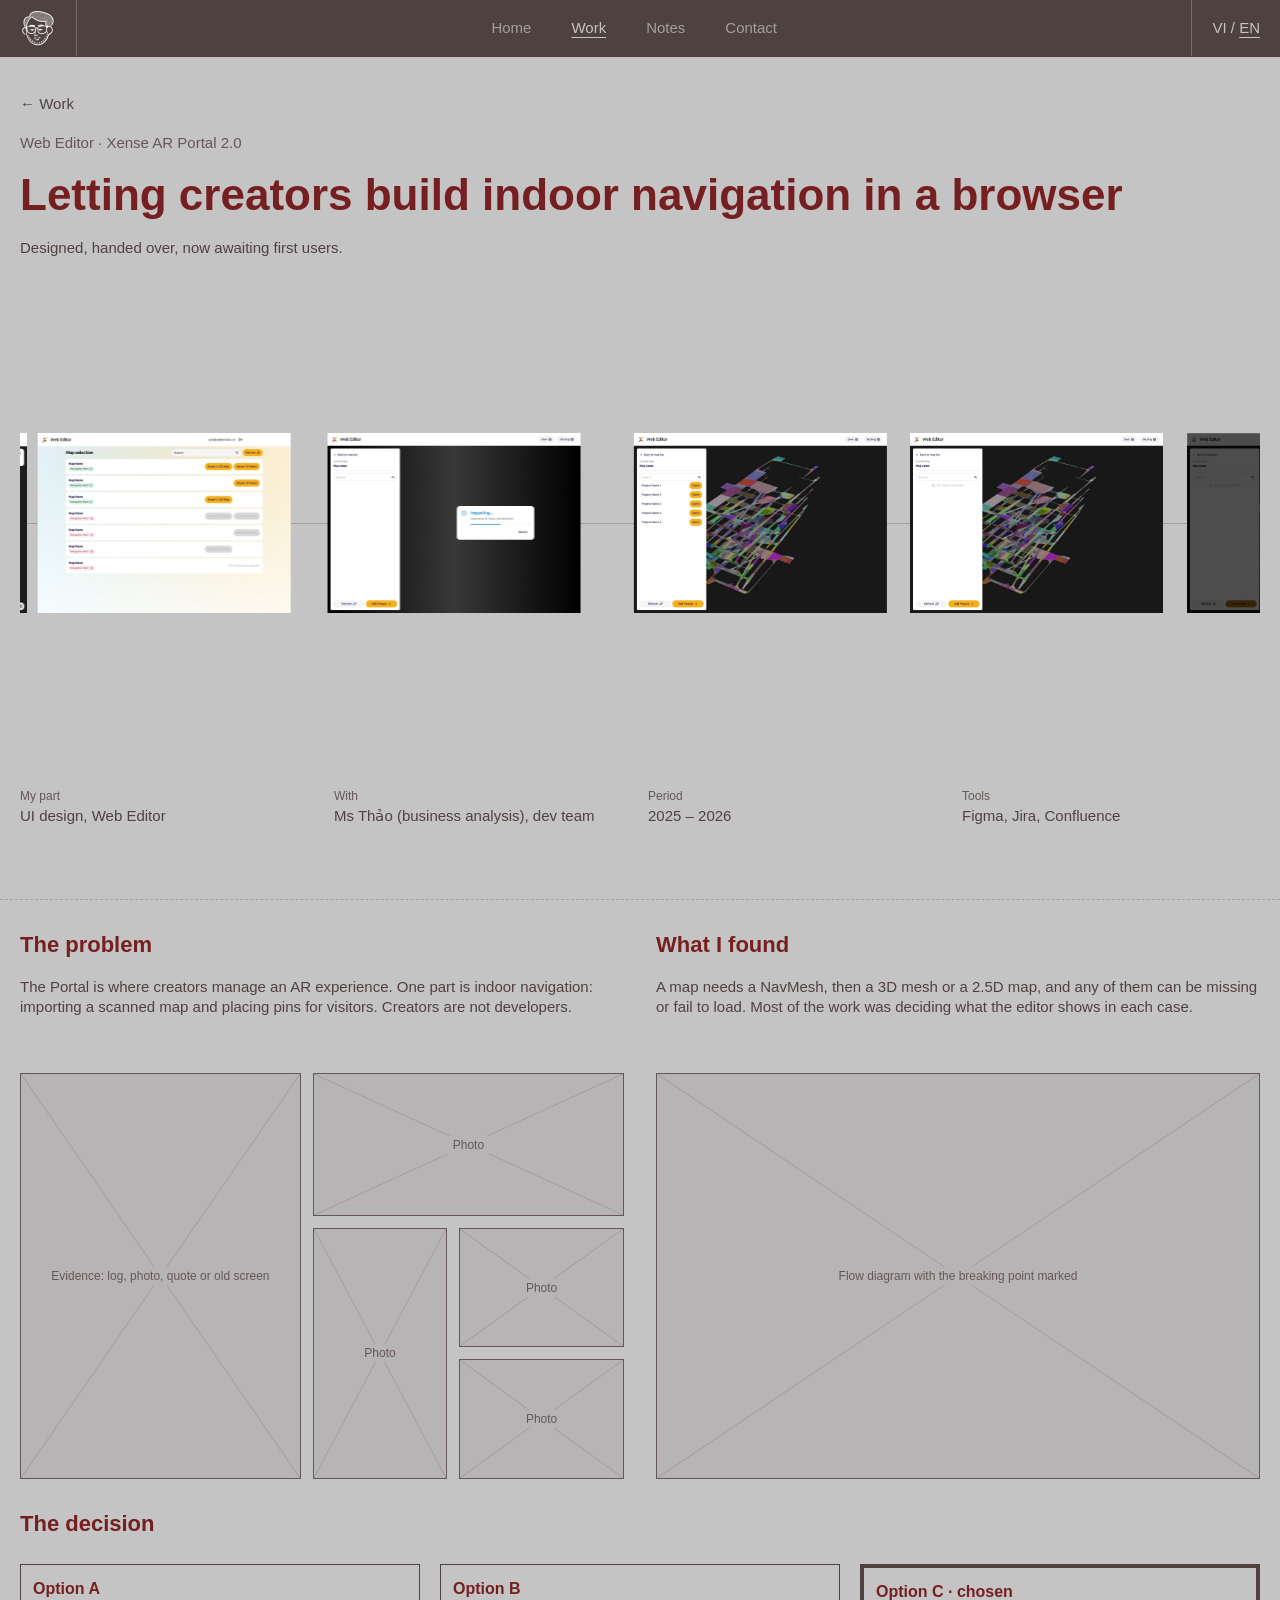
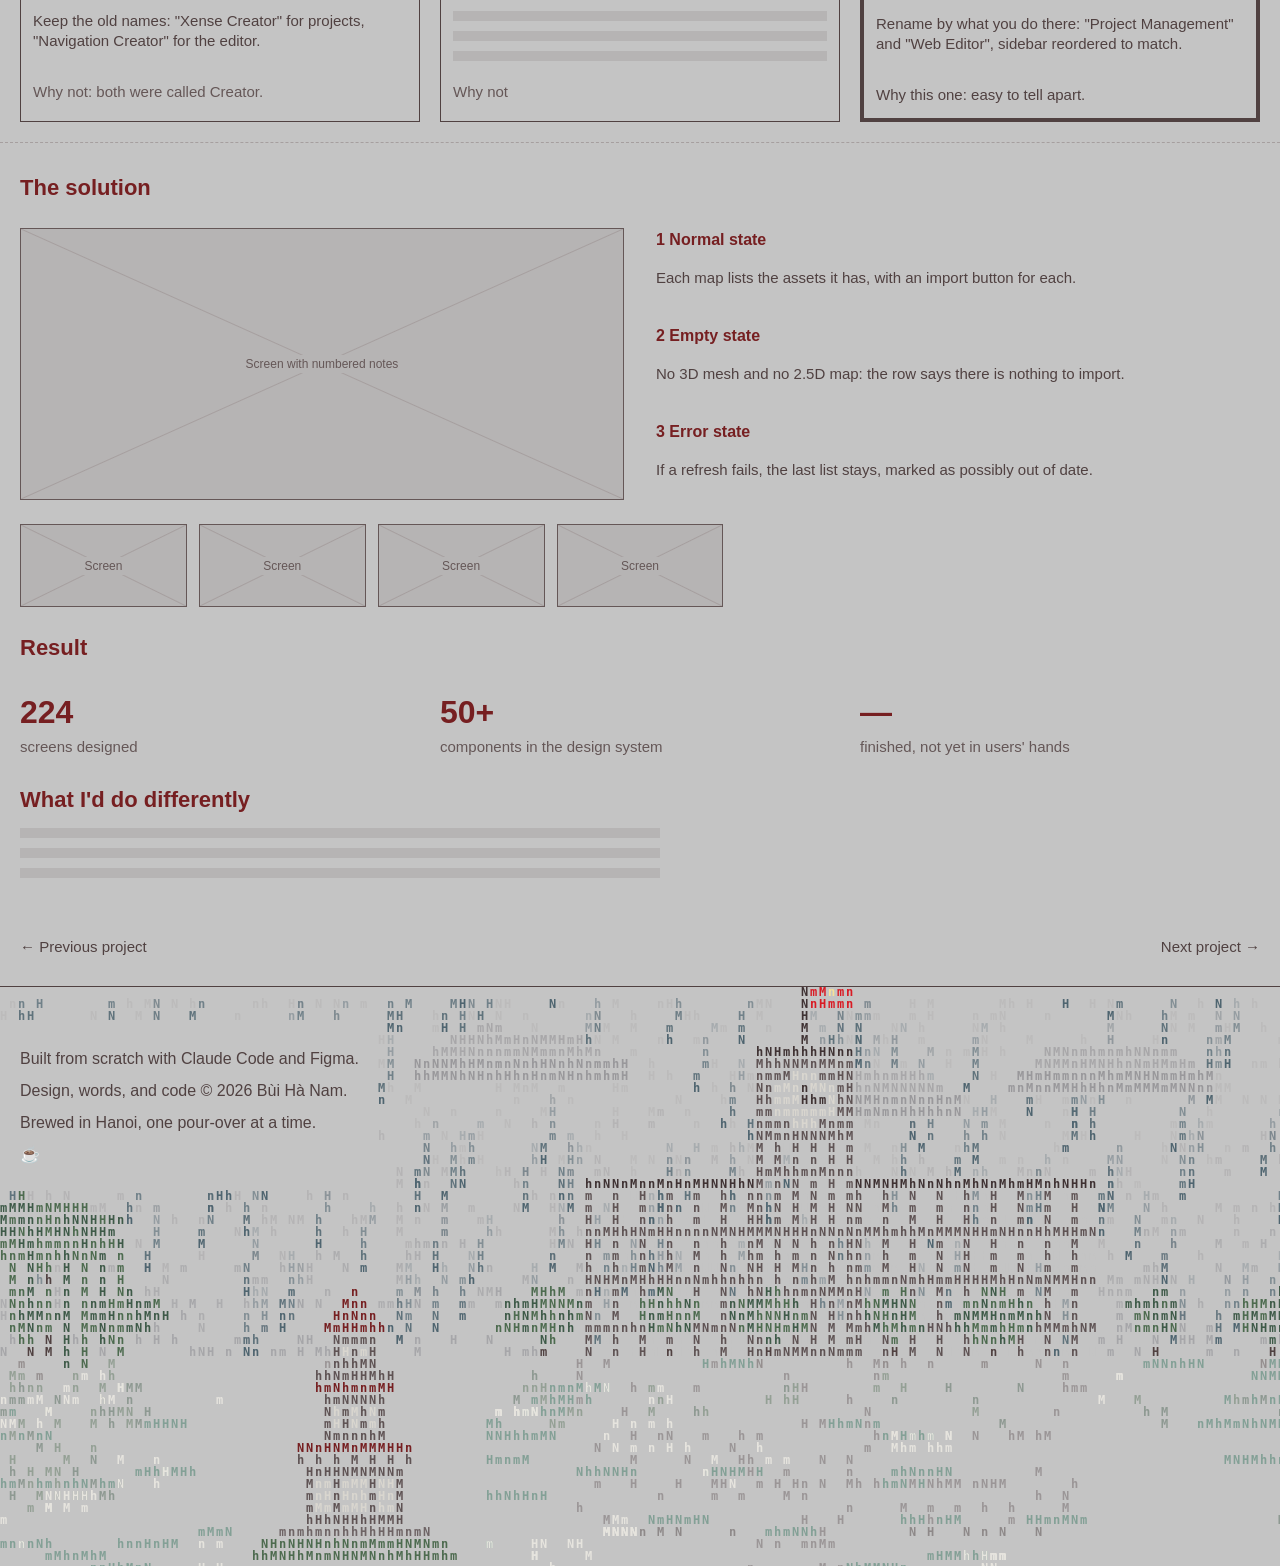
<file: case-web-editor.html>
<!DOCTYPE html>
<html lang="en">

<head>
    <meta charset="utf-8">
    <meta name="viewport" content="width=device-width, initial-scale=1">
    <title>Letting creators build indoor navigation in a browser — Nam</title>
    <meta name="description" content="Designed, handed over, now awaiting first users.">
    <script>document.documentElement.dataset.theme = matchMedia('(prefers-color-scheme: dark)').matches ? 'dark' : 'light'</script>
    <link rel="stylesheet" href="css/style.css?v=26">
    <script>(function (d) { try { if (sessionStorage.warm) return; } catch (e) { } d.classList.add('loading'); setTimeout(function () { d.classList.remove('loading'); }, 15000); })(document.documentElement)</script>
</head>

<body>
    <div class="loader" role="status">
        <div class="loader-in">
            <span class="loader-mark">Hnam<i>.</i></span>
            <span class="loader-bar"><i></i></span>
            <span class="mono"><span data-vi="Đang tải">Loading</span><span class="loader-n" aria-hidden="true">0%</span></span>
        </div>
    </div>
    <main class="page" id="case">
        <div class="sheet">
            <header class="nav">
                <a class="logo" href="index.html" aria-label="Nam, home"><img src="img/logo.png" alt="" width="36" height="36"></a>
                <div class="links"><a href="index.html" data-vi="Trang chủ">Home</a><a href="work.html" class="cur" aria-current="page" data-vi="Dự án">Work</a><a href="notes.html" data-vi="Ghi chép">Notes</a><a href="contact.html" data-vi="Liên hệ">Contact</a></div>
                <button class="langbtn" type="button" aria-label="Switch language"><span><u data-l="vi">VI</u> / <u data-l="en">EN</u></span></button>
            </header>

            <div class="rail">

                <section class="block snap">
                    <div class="stack">
                        <p><a class="back" href="work.html" data-vi="← Dự án">← Work</a></p>
                        <p class="muted">Web Editor · Xense AR Portal 2.0</p>
                        <h1 data-vi="Để creator tự dựng chỉ đường trong nhà ngay trên trình duyệt">Letting creators build indoor navigation in a browser</h1>
                        <p class="narrow" data-vi="Đã thiết kế và bàn giao; đang chờ người dùng đầu tiên.">Designed, handed over, now awaiting first users.</p>
                    </div>
                    <div class="plines" aria-label="Screens from the Web Editor. Move along the line to open them.">
                        <div class="pline">
                            <figure data-ratio="1.406"><img src="img/case-web-editor/01-t.jpg" data-full="img/case-web-editor/01.jpg" alt="Web Editor screen 1" width="169" height="120"></figure>
                            <figure data-ratio="1.406"><img src="img/case-web-editor/02-t.jpg" data-full="img/case-web-editor/02.jpg" alt="Web Editor screen 2" width="169" height="120"></figure>
                            <figure data-ratio="1.406"><img src="img/case-web-editor/03-t.jpg" data-full="img/case-web-editor/03.jpg" alt="Web Editor screen 3" width="169" height="120"></figure>
                            <figure data-ratio="1.406"><img src="img/case-web-editor/04-t.jpg" data-full="img/case-web-editor/04.jpg" alt="Web Editor screen 4" width="169" height="120"></figure>
                            <figure data-ratio="1.406"><img src="img/case-web-editor/05-t.jpg" data-full="img/case-web-editor/05.jpg" alt="Web Editor screen 5" width="169" height="120"></figure>
                            <figure data-ratio="1.406"><img src="img/case-web-editor/06-t.jpg" data-full="img/case-web-editor/06.jpg" alt="Web Editor screen 6" width="169" height="120"></figure>
                            <figure data-ratio="1.406"><img src="img/case-web-editor/07-t.jpg" data-full="img/case-web-editor/07.jpg" alt="Web Editor screen 7" width="169" height="120"></figure>
                            <figure data-ratio="1.406"><img src="img/case-web-editor/08-t.jpg" data-full="img/case-web-editor/08.jpg" alt="Web Editor screen 8" width="169" height="120"></figure>
                            <figure data-ratio="1.406"><img src="img/case-web-editor/09-t.jpg" data-full="img/case-web-editor/09.jpg" alt="Web Editor screen 9" width="169" height="120"></figure>
                            <figure data-ratio="1.406"><img src="img/case-web-editor/10-t.jpg" data-full="img/case-web-editor/10.jpg" alt="Web Editor screen 10" width="169" height="120"></figure>
                            <figure data-ratio="1.406"><img src="img/case-web-editor/11-t.jpg" data-full="img/case-web-editor/11.jpg" alt="Web Editor screen 11" width="169" height="120"></figure>
                            <figure data-ratio="1.406"><img src="img/case-web-editor/12-t.jpg" data-full="img/case-web-editor/12.jpg" alt="Web Editor screen 12" width="169" height="120"></figure>
                            <figure data-ratio="1.406"><img src="img/case-web-editor/13-t.jpg" data-full="img/case-web-editor/13.jpg" alt="Web Editor screen 13" width="169" height="120"></figure>
                            <figure data-ratio="1.406"><img src="img/case-web-editor/14-t.jpg" data-full="img/case-web-editor/14.jpg" alt="Web Editor screen 14" width="169" height="120"></figure>
                            <figure data-ratio="1.406"><img src="img/case-web-editor/15-t.jpg" data-full="img/case-web-editor/15.jpg" alt="Web Editor screen 15" width="169" height="120"></figure>
                            <figure data-ratio="1.406"><img src="img/case-web-editor/16-t.jpg" data-full="img/case-web-editor/16.jpg" alt="Web Editor screen 16" width="169" height="120"></figure>
                            <figure data-ratio="1.406"><img src="img/case-web-editor/17-t.jpg" data-full="img/case-web-editor/17.jpg" alt="Web Editor screen 17" width="169" height="120"></figure>
                            <figure data-ratio="1.406"><img src="img/case-web-editor/18-t.jpg" data-full="img/case-web-editor/18.jpg" alt="Web Editor screen 18" width="169" height="120"></figure>
                            <figure data-ratio="1.406"><img src="img/case-web-editor/19-t.jpg" data-full="img/case-web-editor/19.jpg" alt="Web Editor screen 19" width="169" height="120"></figure>
                            <figure data-ratio="1.406"><img src="img/case-web-editor/20-t.jpg" data-full="img/case-web-editor/20.jpg" alt="Web Editor screen 20" width="169" height="120"></figure>
                            <figure data-ratio="1.406"><img src="img/case-web-editor/21-t.jpg" data-full="img/case-web-editor/21.jpg" alt="Web Editor screen 21" width="169" height="120"></figure>
                            <figure data-ratio="1.406"><img src="img/case-web-editor/22-t.jpg" data-full="img/case-web-editor/22.jpg" alt="Web Editor screen 22" width="169" height="120"></figure>
                            <figure data-ratio="1.406"><img src="img/case-web-editor/23-t.jpg" data-full="img/case-web-editor/23.jpg" alt="Web Editor screen 23" width="169" height="120"></figure>
                            <figure data-ratio="1.406"><img src="img/case-web-editor/24-t.jpg" data-full="img/case-web-editor/24.jpg" alt="Web Editor screen 24" width="169" height="120"></figure>
                            <figure data-ratio="1.406"><img src="img/case-web-editor/25-t.jpg" data-full="img/case-web-editor/25.jpg" alt="Web Editor screen 25" width="169" height="120"></figure>
                            <figure data-ratio="1.406"><img src="img/case-web-editor/26-t.jpg" data-full="img/case-web-editor/26.jpg" alt="Web Editor screen 26" width="169" height="120"></figure>
                            <figure data-ratio="1.406"><img src="img/case-web-editor/27-t.jpg" data-full="img/case-web-editor/27.jpg" alt="Web Editor screen 27" width="169" height="120"></figure>
                            <figure data-ratio="1.406"><img src="img/case-web-editor/28-t.jpg" data-full="img/case-web-editor/28.jpg" alt="Web Editor screen 28" width="169" height="120"></figure>
                            <figure data-ratio="1.406"><img src="img/case-web-editor/29-t.jpg" data-full="img/case-web-editor/29.jpg" alt="Web Editor screen 29" width="169" height="120"></figure>
                            <figure data-ratio="1.406"><img src="img/case-web-editor/30-t.jpg" data-full="img/case-web-editor/30.jpg" alt="Web Editor screen 30" width="169" height="120"></figure>
                            <figure data-ratio="1.406"><img src="img/case-web-editor/31-t.jpg" data-full="img/case-web-editor/31.jpg" alt="Web Editor screen 31" width="169" height="120"></figure>
                            <figure data-ratio="1.406"><img src="img/case-web-editor/32-t.jpg" data-full="img/case-web-editor/32.jpg" alt="Web Editor screen 32" width="169" height="120"></figure>
                        </div>
                    </div>
                    <div style="margin-top:auto"></div>
                    <dl>
                        <div>
                            <dt data-vi="Phần của mình">My part</dt>
                            <dd data-vi="Thiết kế UI, Web Editor">UI design, Web Editor</dd>
                        </div>
                        <div>
                            <dt data-vi="Cùng với">With</dt>
                            <dd data-vi="Chị Thảo (phân tích nghiệp vụ), đội dev">Ms Thảo (business analysis), dev team</dd>
                        </div>
                        <div>
                            <dt data-vi="Thời gian">Period</dt>
                            <dd>2025 – 2026</dd>
                        </div>
                        <div>
                            <dt data-vi="Công cụ">Tools</dt>
                            <dd>Figma, Jira, Confluence</dd>
                        </div>
                    </dl>
                </section>

                <section class="block snap merged">
                    <div class="duo">
                        <div class="stack">
                            <h2 data-vi="Vấn đề">The problem</h2>
                            <p class="copy" style="min-height:80px" data-vi="Portal là nơi creator quản lý một trải nghiệm AR. Một phần là chỉ đường trong nhà: import bản đồ đã quét và đặt các pin dẫn khách tới. Creator không phải lập trình viên.">The Portal is where creators manage an AR experience. One part is indoor navigation: importing a scanned map and placing pins for visitors. Creators are not developers.</p>

                            <div class="mosaic">
                                <div class="img"><span data-vi="Bằng chứng: log, ảnh, trích dẫn hoặc màn hình cũ">Evidence: log, photo, quote or old screen</span></div>
                                <div class="img"><span data-vi="Ảnh">Photo</span></div>
                                <div class="img"><span data-vi="Ảnh">Photo</span></div>
                                <div class="img"><span data-vi="Ảnh">Photo</span></div>
                                <div class="img"><span data-vi="Ảnh">Photo</span></div>
                            </div>
                        </div>
                        <div class="stack">
                            <h2 data-vi="Điều mình tìm ra">What I found</h2>
                            <p class="copy" style="min-height:80px" data-vi="Một bản đồ cần NavMesh, rồi 3D mesh hoặc bản đồ 2.5D, và phần nào cũng có thể thiếu hoặc tải lỗi. Phần lớn công việc là quyết định editor hiển thị gì trong từng trường hợp.">A map needs a NavMesh, then a 3D mesh or a 2.5D map, and any of them can be missing or fail to load. Most of the work was deciding what the editor shows in each case.</p>

                            <div class="img"><span data-vi="Sơ đồ luồng, đánh dấu điểm gãy">Flow diagram with the breaking point marked</span></div>
                        </div>
                    </div>
                    <div class="part">
                        <h2 data-vi="Quyết định">The decision</h2>
                        <div class="grid" style="margin-top:24px">
                            <div class="card">
                                <h3 data-vi="Phương án A">Option A</h3>
                                <p class="copy" style="min-height:60px" data-vi="Giữ tên cũ: &quot;Xense Creator&quot; cho dự án, &quot;Navigation Creator&quot; cho editor.">Keep the old names: "Xense Creator" for projects, "Navigation Creator" for the editor.</p>
                                <p class="muted" data-vi="Vì sao không: cả hai đều tên Creator.">Why not: both were called Creator.</p>
                            </div>
                            <div class="card">
                                <h3 data-vi="Phương án B">Option B</h3>
                                <!-- to write: this option, in a line or two -->
                                <div class="lines"></div>
                                <p class="muted" data-vi="Vì sao không">Why not</p>
                            </div>
                            <div class="card" style="border-width:4px">
                                <h3 data-vi="Phương án C · đã chọn">Option C · chosen</h3>
                                <p class="copy" style="min-height:60px" data-vi="Đặt tên theo việc bạn làm: &quot;Project Management&quot; và &quot;Web Editor&quot;, sắp lại sidebar cho khớp.">Rename by what you do there: "Project Management" and "Web Editor", sidebar reordered to match.</p>
                                <p data-vi="Vì sao chọn: dễ phân biệt.">Why this one: easy to tell apart.</p>
                            </div>
                        </div>
                    </div>
                </section>

                <section class="block snap merged">
                    <h2 data-vi="Giải pháp">The solution</h2>
                    <div class="split" style="margin-top:24px">
                        <div class="img"><span data-vi="Màn hình có chú thích đánh số">Screen with numbered notes</span></div>
                        <div class="stack">
                            <h3 data-vi="1 Trạng thái thường">1 Normal state</h3>
                            <p class="copy" style="min-height:40px" data-vi="Mỗi bản đồ liệt kê dữ liệu nó có, kèm nút import cho từng loại.">Each map lists the assets it has, with an import button for each.</p>
                            <h3 data-vi="2 Trạng thái trống">2 Empty state</h3>
                            <p class="copy" style="min-height:40px" data-vi="Không có 3D mesh lẫn bản đồ 2.5D: dòng đó báo không có gì để import.">No 3D mesh and no 2.5D map: the row says there is nothing to import.</p>
                            <h3 data-vi="3 Trạng thái lỗi">3 Error state</h3>
                            <p class="copy" style="min-height:40px" data-vi="Nếu làm mới lỗi, danh sách cũ vẫn ở đó, kèm ghi chú có thể chưa mới.">If a refresh fails, the last list stays, marked as possibly out of date.</p>
                        </div>
                    </div>
                    <div class="grid small" style="margin-top:24px">
                        <div class="img"><span data-vi="Màn hình">Screen</span></div>
                        <div class="img"><span data-vi="Màn hình">Screen</span></div>
                        <div class="img"><span data-vi="Màn hình">Screen</span></div>
                        <div class="img"><span data-vi="Màn hình">Screen</span></div>
                    </div>
                    <div class="part">
                        <h2 data-vi="Kết quả">Result</h2>
                        <div class="grid" style="margin-top:24px">
                            <div>
                                <div class="stat">224</div>
                                <p class="muted" data-vi="màn hình đã thiết kế">screens designed</p>
                            </div>
                            <div>
                                <div class="stat">50+</div>
                                <p class="muted" data-vi="component trong design system">components in the design system</p>
                            </div>
                            <div>
                                <div class="stat">—</div>
                                <p class="muted" data-vi="đã xong, chưa đến tay người dùng">finished, not yet in users' hands</p>
                            </div>
                        </div>
                    </div>
                    <div class="part stack narrow">
                        <h2 data-vi="Điều mình sẽ làm khác">What I'd do differently</h2>
                        <!-- to write: what you would do differently next time -->
                        <div class="lines"></div>
                    </div>
                    <div style="margin-top:auto"></div>
                    <div class="prevnext">
                                            <a class="btn" href="work.html" data-vi="← Dự án trước">← Previous project</a>
                                            <a class="btn" href="case-hospital-wayfinding.html" data-vi="Dự án tiếp →">Next project →</a>
                                        </div>
                </section>

            </div>

            <footer class="foot">
                <p data-vi="Dựng từ đầu với <u>Claude Code</u> và <u>Figma</u>.">Built from scratch with <u>Claude Code</u> and <u>Figma</u>.</p>
                <p data-vi="Thiết kế, câu chữ và code © 2026 Bùi Hà Nam.">Design, words, and code © 2026 Bùi Hà Nam.</p>
                <p data-vi="Pha tại Hà Nội, từng ly pour-over một.">Brewed in Hanoi, one pour-over at a time.</p>
                <p>☕</p>
            </footer>
        </div>
    </main>

    <script src="js/main.js?v=46"></script>
</body>

</html>
</file>
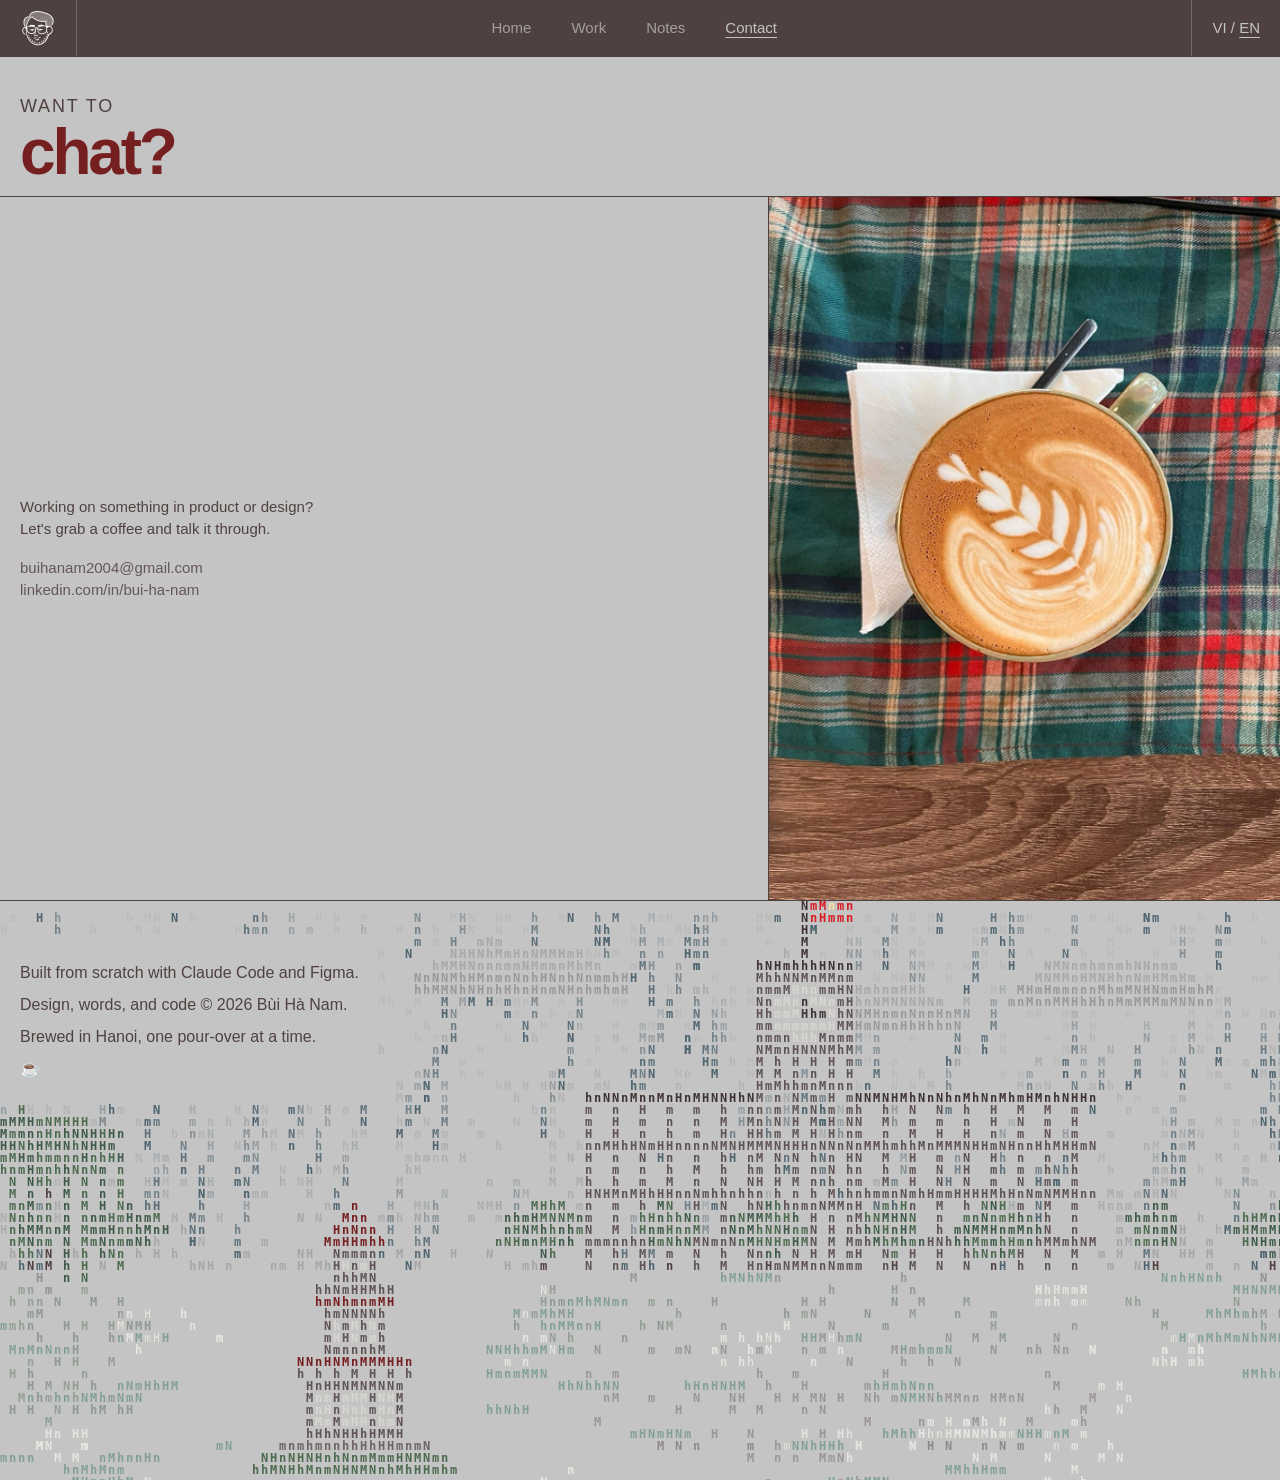
<file: contact.html>
<!DOCTYPE html>
<html lang="en">

<head>
    <meta charset="utf-8">
    <meta name="viewport" content="width=device-width, initial-scale=1">
    <title>Contact — Nam</title>
    <meta name="description" content="Get in touch with Bùi Hà Nam.">
    <script>document.documentElement.dataset.theme = matchMedia('(prefers-color-scheme: dark)').matches ? 'dark' : 'light'</script>
    <link rel="stylesheet" href="css/style.css?v=26">
    <script>(function (d) { try { if (sessionStorage.warm) return; } catch (e) { } d.classList.add('loading'); setTimeout(function () { d.classList.remove('loading'); }, 15000); })(document.documentElement)</script>
</head>

<body>
    <div class="loader" role="status">
        <div class="loader-in">
            <span class="loader-mark">Hnam<i>.</i></span>
            <span class="loader-bar"><i></i></span>
            <span class="mono"><span data-vi="Đang tải">Loading</span><span class="loader-n" aria-hidden="true">0%</span></span>
        </div>
    </div>
    <main class="page" id="contact">
        <div class="sheet">
            <header class="nav">
                <a class="logo" href="index.html" aria-label="Nam, home"><img src="img/logo.png" alt="" width="36" height="36"></a>
                <div class="links"><a href="index.html" data-vi="Trang chủ">Home</a><a href="work.html" data-vi="Dự án">Work</a><a href="notes.html" data-vi="Ghi chép">Notes</a><a href="contact.html" class="cur" aria-current="page" data-vi="Liên hệ">Contact</a></div>
                <button class="langbtn" type="button" aria-label="Switch language"><span><u data-l="vi">VI</u> / <u data-l="en">EN</u></span></button>
            </header>

            <div class="rail">
                <section class="sec snap" style="border-bottom:0">
                    <div class="head">
                        <div class="kicker" data-vi="Muốn">Want to</div>
                        <h1 class="big" data-vi="trò chuyện?">chat?</h1>
                    </div>
                    <div class="cells chat">
                        <div class="pad stack" style="align-self:center">
                            <p data-vi="Bạn đang làm gì đó về sản phẩm hay thiết kế?&lt;br&gt;Đi cà phê rồi mình cùng trò chuyện nhé.">Working on something in product or design?<br>Let's grab a coffee and talk it through.</p>
                            <p class="muted"><a class="plain" href="mailto:buihanam2004@gmail.com">buihanam2004@gmail.com</a><br><a class="plain" href="https://www.linkedin.com/in/bui-ha-nam/">linkedin.com/in/bui-ha-nam</a></p>
                        </div>
                        <div class="img"><img src="img/contact-coffee.jpg" alt="A latte with leaf-pattern latte art on a tartan cloth, seen from above"></div>
                    </div>
                </section>
            </div>

            <footer class="foot">
                <p data-vi="Dựng từ đầu với <u>Claude Code</u> và <u>Figma</u>.">Built from scratch with <u>Claude Code</u> and <u>Figma</u>.</p>
                <p data-vi="Thiết kế, câu chữ và code © 2026 Bùi Hà Nam.">Design, words, and code © 2026 Bùi Hà Nam.</p>
                <p data-vi="Pha tại Hà Nội, từng ly pour-over một.">Brewed in Hanoi, one pour-over at a time.</p>
                <p>☕</p>
            </footer>
        </div>
    </main>

    <script src="js/main.js?v=46"></script>
</body>

</html>
</file>
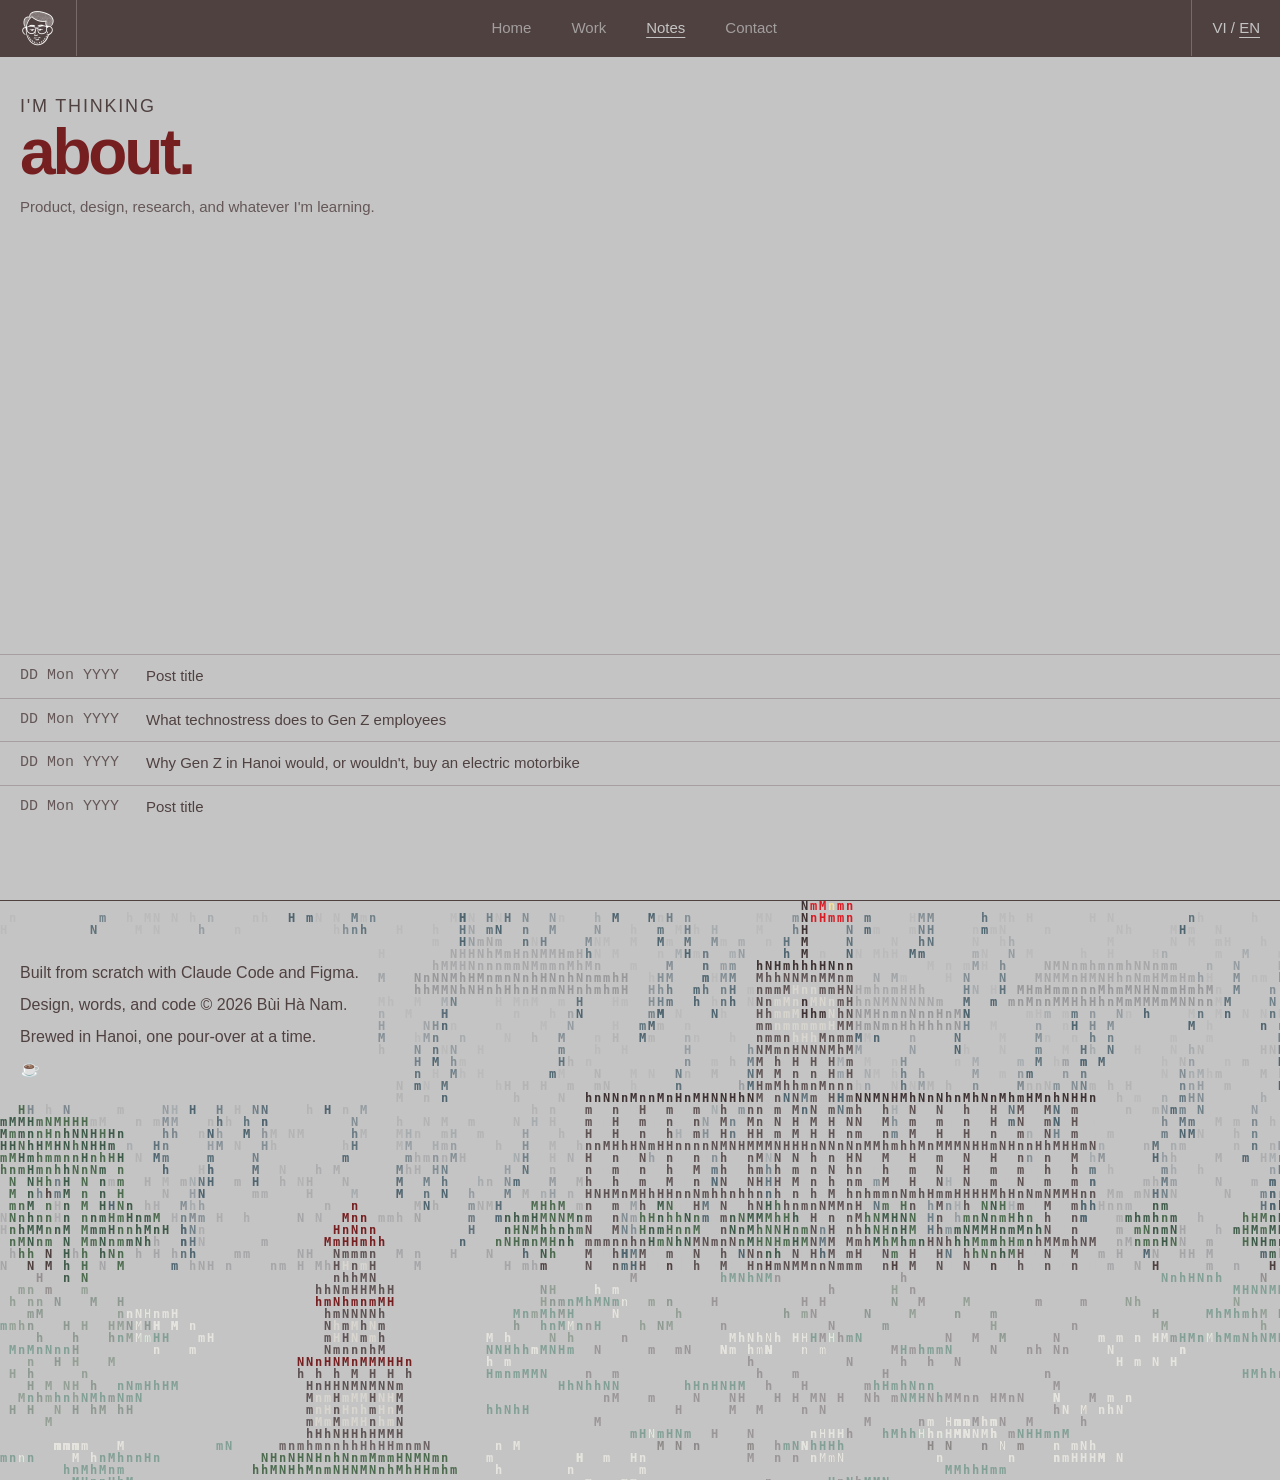
<file: notes.html>
<!DOCTYPE html>
<html lang="en">

<head>
    <meta charset="utf-8">
    <meta name="viewport" content="width=device-width, initial-scale=1">
    <title>Notes — Nam</title>
    <meta name="description" content="Notes on product, design and research by Bùi Hà Nam.">
    <script>document.documentElement.dataset.theme = matchMedia('(prefers-color-scheme: dark)').matches ? 'dark' : 'light'</script>
    <link rel="stylesheet" href="css/style.css?v=26">
    <script>(function (d) { try { if (sessionStorage.warm) return; } catch (e) { } d.classList.add('loading'); setTimeout(function () { d.classList.remove('loading'); }, 15000); })(document.documentElement)</script>
</head>

<body>
    <div class="loader" role="status">
        <div class="loader-in">
            <span class="loader-mark">Hnam<i>.</i></span>
            <span class="loader-bar"><i></i></span>
            <span class="mono"><span data-vi="Đang tải">Loading</span><span class="loader-n" aria-hidden="true">0%</span></span>
        </div>
    </div>
    <main class="page" id="notes">
        <div class="sheet">
            <header class="nav">
                <a class="logo" href="index.html" aria-label="Nam, home"><img src="img/logo.png" alt="" width="36" height="36"></a>
                <div class="links"><a href="index.html" data-vi="Trang chủ">Home</a><a href="work.html" data-vi="Dự án">Work</a><a href="notes.html" class="cur" aria-current="page" data-vi="Ghi chép">Notes</a><a href="contact.html" data-vi="Liên hệ">Contact</a></div>
                <button class="langbtn" type="button" aria-label="Switch language"><span><u data-l="vi">VI</u> / <u data-l="en">EN</u></span></button>
            </header>

            <div class="rail">

                <section class="sec snap">
                    <div class="head">
                        <div class="kicker" data-vi="Mình đang nghĩ">I'm thinking</div>
                        <h1 class="big" data-vi="về gì.">about.</h1>
                        <p class="sub" data-vi="Sản phẩm, thiết kế, nghiên cứu, và những thứ mình đang học.">Product, design, research, and whatever I'm learning.</p>
                    </div>

                    <div class="trow two"><span class="mono">DD Mon YYYY</span><u data-vi="Tiêu đề bài viết">Post title</u></div>
                    <div class="trow two"><span class="mono">DD Mon YYYY</span><u data-vi="Technostress ảnh hưởng thế nào đến nhân viên Gen Z">What technostress does to Gen Z employees</u></div>
                    <div class="trow two"><span class="mono">DD Mon YYYY</span><u data-vi="Vì sao Gen Z Hà Nội sẽ, hoặc sẽ không, mua xe máy điện">Why Gen Z in Hanoi would, or wouldn't, buy an electric motorbike</u></div>
                    <div class="trow two"><span class="mono">DD Mon YYYY</span><u data-vi="Tiêu đề bài viết">Post title</u></div>
                </section>

            </div>

            <footer class="foot">
                <p data-vi="Dựng từ đầu với <u>Claude Code</u> và <u>Figma</u>.">Built from scratch with <u>Claude Code</u> and <u>Figma</u>.</p>
                <p data-vi="Thiết kế, câu chữ và code © 2026 Bùi Hà Nam.">Design, words, and code © 2026 Bùi Hà Nam.</p>
                <p data-vi="Pha tại Hà Nội, từng ly pour-over một.">Brewed in Hanoi, one pour-over at a time.</p>
                <p>☕</p>
            </footer>
        </div>
    </main>

    <script src="js/main.js?v=46"></script>
</body>

</html>
</file>
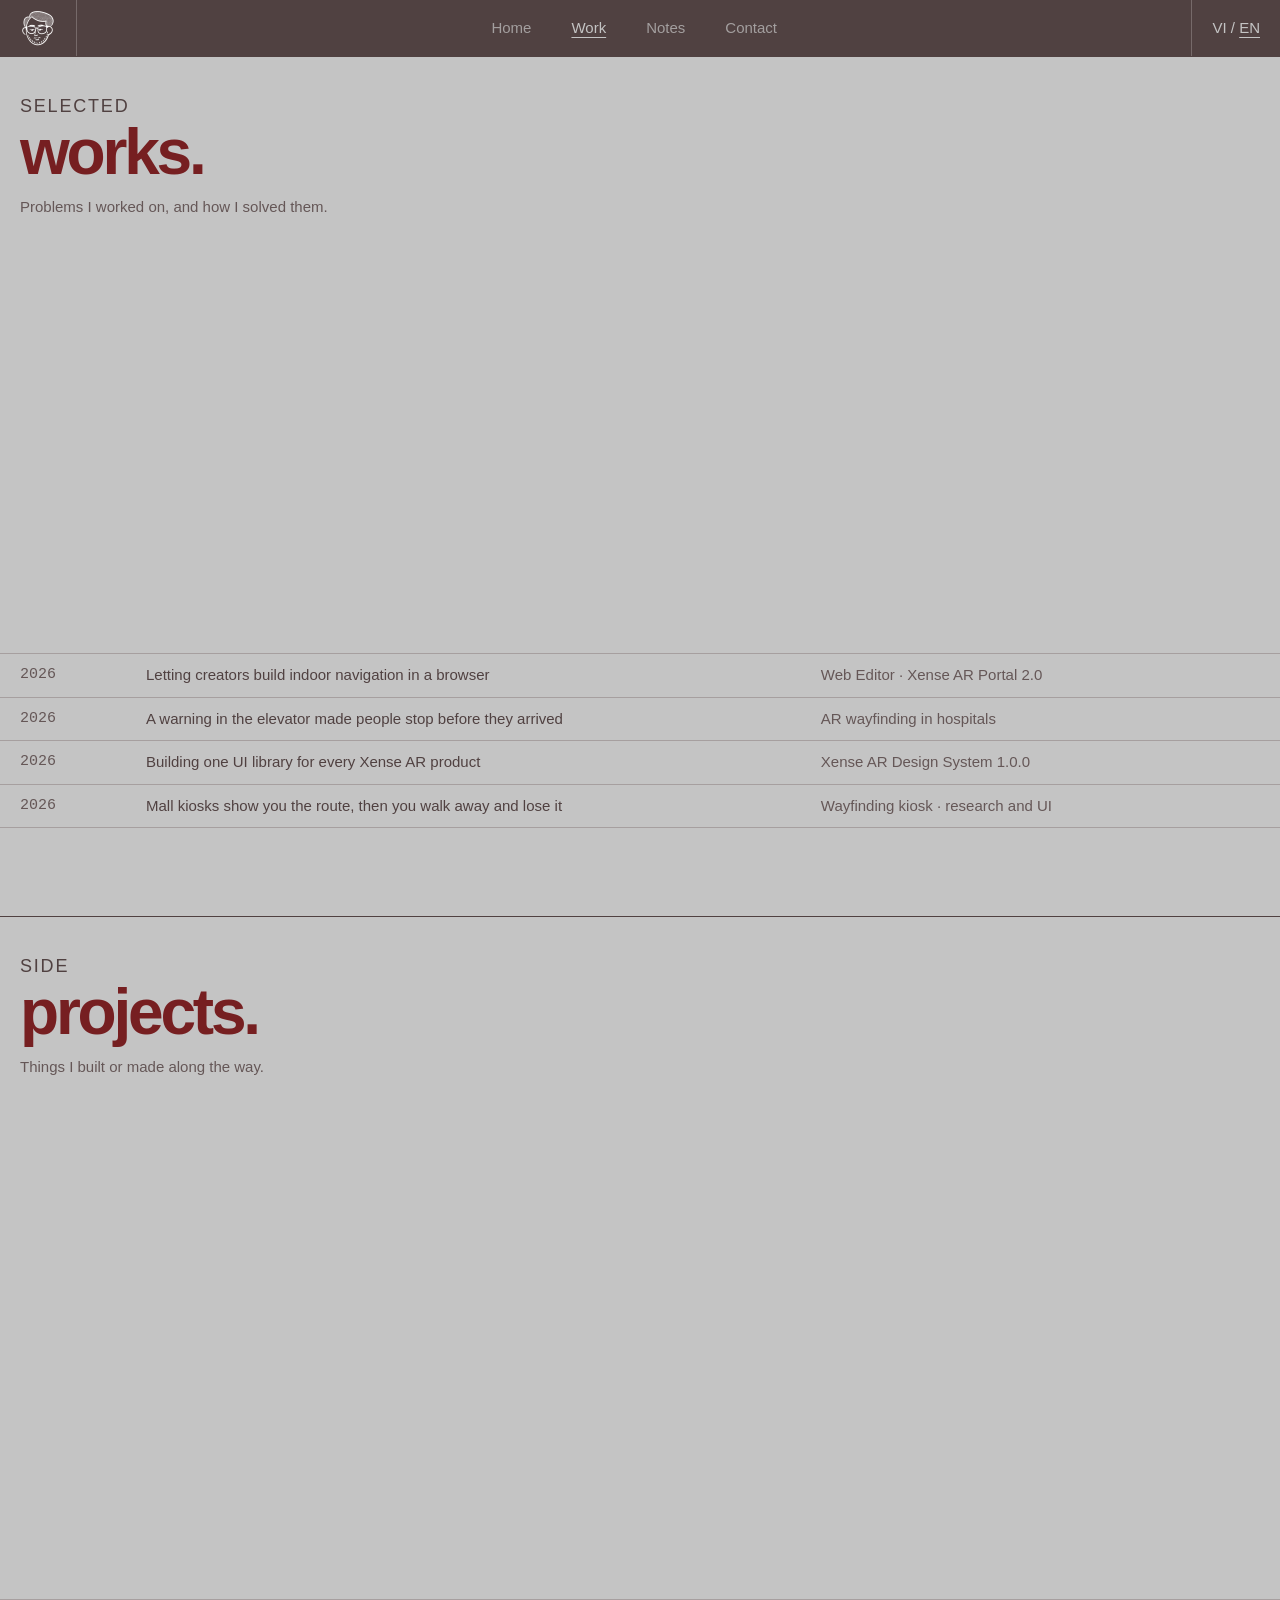
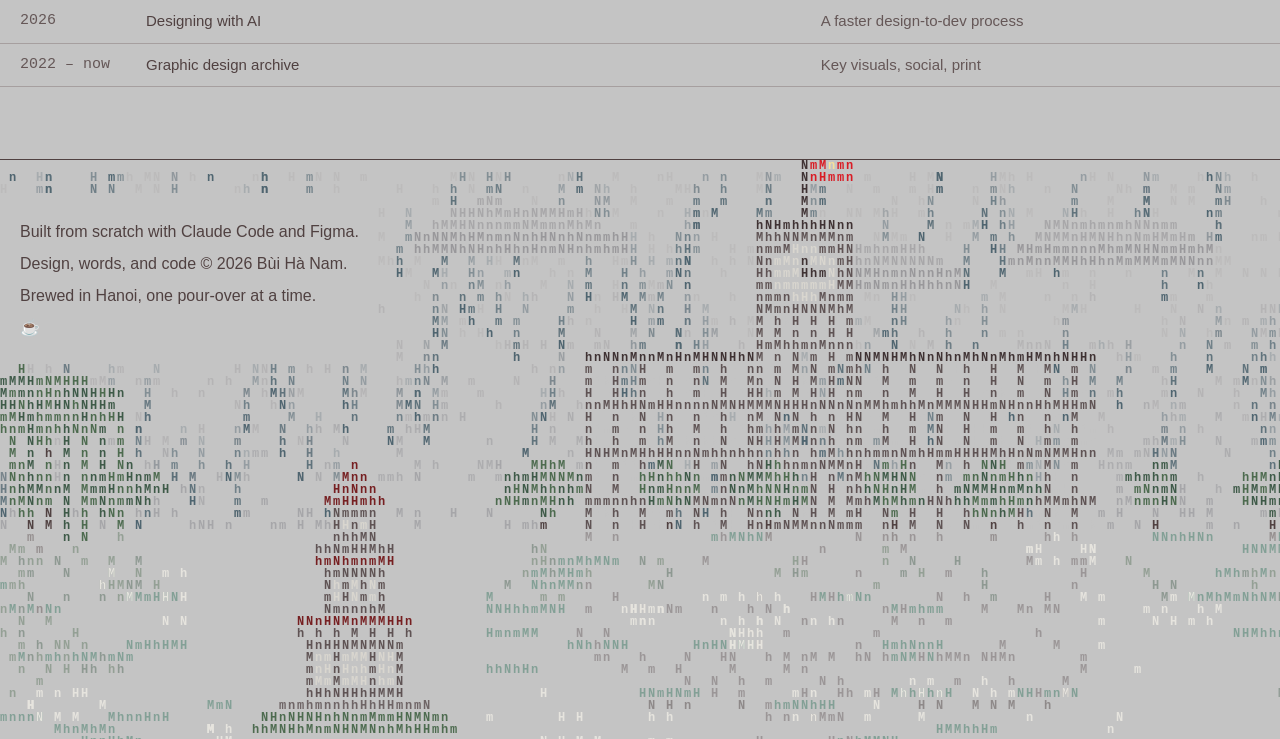
<file: work.html>
<!DOCTYPE html>
<html lang="en">

<head>
    <meta charset="utf-8">
    <meta name="viewport" content="width=device-width, initial-scale=1">
    <title>Work — Nam</title>
    <meta name="description" content="Selected work and side projects by Bùi Hà Nam.">
    <script>document.documentElement.dataset.theme = matchMedia('(prefers-color-scheme: dark)').matches ? 'dark' : 'light'</script>
    <link rel="stylesheet" href="css/style.css?v=26">
    <script>(function (d) { try { if (sessionStorage.warm) return; } catch (e) { } d.classList.add('loading'); setTimeout(function () { d.classList.remove('loading'); }, 15000); })(document.documentElement)</script>
</head>

<body>
    <div class="loader" role="status">
        <div class="loader-in">
            <span class="loader-mark">Hnam<i>.</i></span>
            <span class="loader-bar"><i></i></span>
            <span class="mono"><span data-vi="Đang tải">Loading</span><span class="loader-n" aria-hidden="true">0%</span></span>
        </div>
    </div>
    <main class="page" id="work">
        <div class="sheet">
            <header class="nav">
                <a class="logo" href="index.html" aria-label="Nam, home"><img src="img/logo.png" alt="" width="36" height="36"></a>
                <div class="links"><a href="index.html" data-vi="Trang chủ">Home</a><a href="work.html" class="cur" aria-current="page" data-vi="Dự án">Work</a><a href="notes.html" data-vi="Ghi chép">Notes</a><a href="contact.html" data-vi="Liên hệ">Contact</a></div>
                <button class="langbtn" type="button" aria-label="Switch language"><span><u data-l="vi">VI</u> / <u data-l="en">EN</u></span></button>
            </header>

            <div class="rail">
                <section class="sec snap">
                    <div class="cols2 stack">
                        <div>
                            <div class="head">
                                <div class="kicker" data-vi="Chọn lọc">Selected</div>
                                <h1 class="big" data-vi="dự án.">works.</h1>
                                <p class="sub" data-vi="Những vấn đề mình đã làm, và cách mình giải quyết.">Problems I worked on, and how I solved them.</p>
                            </div>
                            <a class="trow" href="case-web-editor.html" data-img="Web Editor: all the screens" data-bg="img/work/web-editor-cover.jpg"><span class="mono">2026</span><u data-vi="Để creator tự dựng chỉ đường trong nhà ngay trên trình duyệt">Letting creators build indoor navigation in a browser</u><span>Web Editor · Xense AR Portal 2.0</span></a>
                            <a class="trow" href="case-hospital-wayfinding.html" data-img="Image: A warning in the elevator made people stop before they arrived"><span class="mono">2026</span><u data-vi="Một cảnh báo trong thang máy khiến người dùng dừng trước khi tới nơi">A warning in the elevator made people stop before they arrived</u><span data-vi="Chỉ đường AR trong bệnh viện">AR wayfinding in hospitals</span></a>
                            <div class="trow" data-img="Xense AR Design System 1.0.0" data-bg="img/sample-design-system.png"><span class="mono">2026</span><u data-vi="Xây thư viện UI dùng chung cho các sản phẩm Xense AR">Building one UI library for every Xense AR product</u><span>Xense AR Design System 1.0.0</span></div>
                            <a class="trow" href="case-wayfinding-kiosk.html" data-img="Wayfinding kiosk" data-bg="img/work/kiosk-cover-prd.jpg"><span class="mono">2026</span><u data-vi="Kiosk chỉ đường cho bạn, rồi bạn rời đi và quên mất">Mall kiosks show you the route, then you walk away and lose it</u><span data-vi="Kiosk chỉ đường · nghiên cứu và UI">Wayfinding kiosk · research and UI</span></a>
                        </div>
                        <div>
                            <div class="head">
                                <div class="kicker" data-vi="Làm thêm">Side</div>
                                <h2 class="big" data-vi="dự án phụ.">projects.</h2>
                                <p class="sub" data-vi="Những thứ mình làm thêm trên đường đi.">Things I built or made along the way.</p>
                            </div>
                            <a class="trow" href="case-designing-with-ai.html" data-img="Image: Designing with AI"><span class="mono">2026</span><u data-vi="Thiết kế cùng AI">Designing with AI</u><span data-vi="Quy trình design-to-dev nhanh hơn">A faster design-to-dev process</span></a>
                            <a class="trow" href="archive.html" data-img="Graphic design archive" data-bg="img/work/archive-cover.jpg"><span class="mono" data-vi="2022 – nay">2022 – now</span><u data-vi="Kho thiết kế đồ hoạ">Graphic design archive</u><span data-vi="Key visual, social, in ấn">Key visuals, social, print</span></a>
                        </div>
                    </div>
                </section>
            </div>

            <footer class="foot">
                <p data-vi="Dựng từ đầu với <u>Claude Code</u> và <u>Figma</u>.">Built from scratch with <u>Claude Code</u> and <u>Figma</u>.</p>
                <p data-vi="Thiết kế, câu chữ và code © 2026 Bùi Hà Nam.">Design, words, and code © 2026 Bùi Hà Nam.</p>
                <p data-vi="Pha tại Hà Nội, từng ly pour-over một.">Brewed in Hanoi, one pour-over at a time.</p>
                <p>☕</p>
            </footer>
        </div>
    </main>

    <script src="js/main.js?v=46"></script>
</body>

</html>
</file>
<file: css/style.css>
/* ==========================================================================
   nam. — portfolio
   Every value below comes from the approved wireframe (wireframe/index.html).
   The only additions are grouped at the end under "site only".
   ========================================================================== */

:root {
    --ink: #504141;
    --mid: #655757;
    --line: #a69f9f;
    --fill: #b6b4b4;
    --paper: #c4c4c4; /* page background */
    --title: #761f21; /* titles */
    --accent: #d91b24; /* palette red */
    --navh: 58px; /* header height; main.js measures the real value */
    --screen: calc(100svh - var(--navh));
}

/* dark mode: the same roles, turned over. Text on the top bar and in the lightbox stays pale, so those keep the light --paper */
:root[data-theme="dark"] {
    --ink: #c4c4c4;
    --mid: #9c9292;
    --line: #463b3d;
    --fill: #2a2325;
    --paper: #191415;
    --title: #e8e4da;
    --accent: #ef4a50;
    color-scheme: dark;
}

:root[data-theme="dark"] .nav,
:root[data-theme="dark"] .set-tile {
    --paper: #c4c4c4;
}

* {
    box-sizing: border-box;
}

/* every page: each section fills one screen and snaps on scroll */
html {
    scroll-snap-type: y mandatory;
    scroll-padding-top: var(--navh);
}

body {
    margin: 0;
    background: var(--paper);
    color: var(--ink);
    font: 15px/1.5 -apple-system, "Helvetica Neue", Arial, sans-serif;
}

h1, h2, h3, p {
    margin: 0;
}

h1 {
    font-size: clamp(26px, 5vw, 44px);
    line-height: 1.15;
}

h2 {
    font-size: 22px;
}

h3 {
    font-size: 16px;
}

.muted {
    color: var(--mid);
}

.mono {
    font-family: ui-monospace, "SF Mono", Menlo, Consolas, monospace;
}

/* ---------- page frame: short pages keep the footer at the bottom of the screen ---------- */

.sheet {
    display: flex;
    flex-direction: column;
    min-height: 100svh;
}

.sheet > * {
    flex-shrink: 0;
}

.sheet > .rail {
    flex: 1 0 auto;
}

.rail {
    position: relative;
    margin: 0;
}

/* ---------- header ---------- */

.nav {
    position: sticky;
    top: 0;
    z-index: 10; /* above everything on the page, under the lightbox */
    display: flex;
    flex-wrap: nowrap;
    align-items: stretch;
    gap: 0;
    padding: 0;
    background: var(--paper);
    border-bottom: 1.5px solid var(--ink);
}

.nav .logo {
    font-weight: 700;
}

.nav .logo img {
    display: block;
    width: 36px;
    height: 36px;
}

.nav a {
    color: inherit;
    cursor: pointer;
    text-decoration: underline;
    text-underline-offset: 4px;
}

.nav > * {
    display: flex;
    align-items: center;
    gap: 20px;
    margin: 0;
    padding: 10px 20px;
    border-left: 1px solid var(--ink);
}

.nav > :first-child {
    border-left: 0;
    font-size: 24px;
    letter-spacing: -.04em;
}

/* menu: only the current page's link is underlined */
.nav .links a {
    text-decoration: none;
}

.nav .links a.cur {
    text-decoration: underline;
}

.nav .links {
    flex: 1;
    justify-content: center;
    gap: 40px;
}

/* ---------- blocks (case study, archive) ---------- */

.block {
    position: relative;
    padding: 36px 20px 24px;
    border-bottom: 1px dashed var(--line);
}

.block:last-of-type {
    border-bottom: 0;
}

.stack > * + * {
    margin-top: 16px;
}

.narrow {
    max-width: 640px;
}

.grid {
    display: grid;
    gap: 20px;
    grid-template-columns: repeat(auto-fit, minmax(240px, 1fr));
}

.grid.small {
    grid-template-columns: repeat(auto-fill, minmax(160px, 1fr));
    gap: 12px;
}

.split {
    display: grid;
    gap: 32px;
    grid-template-columns: repeat(auto-fit, minmax(280px, 1fr));
    align-items: start;
}

/* ---------- image placeholder: box with a cross ---------- */

.img {
    display: grid;
    place-items: center;
    aspect-ratio: 16 / 10;
    padding: 8px;
    text-align: center;
    font-size: 12px;
    color: var(--mid);
    border: 1.5px solid var(--mid);
    background:
        linear-gradient(to top right, transparent calc(50% - 1px), var(--line) 50%, transparent calc(50% + 1px)),
        linear-gradient(to bottom right, transparent calc(50% - 1px), var(--line) 50%, transparent calc(50% + 1px)),
        var(--fill);
}

.img span {
    background: var(--fill);
    padding: 0 6px;
}

.img.wide {
    aspect-ratio: 21 / 9;
}

.img.square {
    aspect-ratio: 1;
}

.img.tall {
    aspect-ratio: 4 / 5;
}

/* ---------- small parts ---------- */

.card {
    border: 1.5px solid var(--ink);
    padding: 12px;
}

.card > * + * {
    margin-top: 10px;
}

.btn {
    display: inline-block;
    border: 1.5px solid var(--ink);
    padding: 8px 16px;
    cursor: pointer;
}

.chips {
    display: flex;
    flex-wrap: wrap;
    gap: 8px;
}

.chips span {
    border: 1px solid var(--mid);
    padding: 2px 10px;
    font-size: 13px;
}

dl {
    display: grid;
    grid-template-columns: repeat(auto-fit, minmax(150px, 1fr));
    gap: 16px;
    margin: 0;
}

dt {
    font-size: 12px;
    color: var(--mid);
}

dd {
    margin: 0;
}

.stat {
    font-size: 32px;
    font-weight: 700;
}

.hero .img,
.chat .img {
    border: 0;
}

/* ---------- home: hero ---------- */

.hero {
    position: relative;
    display: flex;
    flex-direction: column;
    min-height: var(--screen);
    border-bottom: 1px solid var(--ink);
}

.cells {
    display: grid;
}

.cells > * {
    min-width: 0;
}

.cells > * + * {
    border-left: 1px solid var(--ink) !important;
}

.pad {
    padding: 16px 20px;
}

/* one grid: wordmark top-left, intro bottom-left, portrait down the whole right side */
.hero .cells {
    flex: 1;
    grid-template-columns: 3fr 2fr;
    grid-template-rows: 1fr auto;
}

.hero .img {
    grid-column: 2;
    grid-row: 1 / span 2;
    aspect-ratio: auto;
    height: 100%;
    min-height: 200px;
}

.hero .hero-about {
    grid-column: 1;
    grid-row: 2;
    border-left: 0 !important;
    border-top: 1px solid var(--ink);
}

/* phones: portrait beside the wordmark, intro across the full width below */
@media (max-width: 760px) {
    .hero .img {
        grid-row: 1;
    }

    .hero .hero-about {
        grid-column: 1 / -1;
    }
}

.wordmark {
    align-self: end;
    font-size: clamp(56px, calc(20.5vw - 14px), 300px); /* sized so "Hnam." fits its cell at every width */
    font-weight: 700;
    line-height: .8;
    letter-spacing: -.07em;
}

.lede {
    max-width: 24em;
    font-size: clamp(20px, 2.6vw, 30px);
    line-height: 1.3;
}

/* ---------- sections, headings, table rows ---------- */

.sec {
    position: relative;
    border-bottom: 1px solid var(--ink);
}

.head {
    padding: 36px 20px 12px;
}

.kicker {
    font-size: 11px;
    letter-spacing: .15em;
    text-transform: uppercase;
}

/* the small line above a big title */
.kicker:has(+ .big) {
    font-size: 18px;
    letter-spacing: .1em;
}

.big {
    font-size: clamp(36px, 6vw, 64px);
    font-weight: 700;
    line-height: 1;
    letter-spacing: -.05em;
}

.trow {
    display: grid;
    grid-template-columns: 110px 3fr 2fr;
    gap: 4px 16px;
    padding: 10px 20px;
    border-top: 1px solid var(--line);
    cursor: pointer;
}

.trow > :first-child:not(.pix),
.trow > .pix + * {
    color: var(--mid);
}

.trow u {
    text-underline-offset: 4px;
}

.trow > :last-child {
    color: var(--mid);
}

.chat {
    grid-template-columns: 3fr 2fr;
    border-top: 1px solid var(--ink);
}

.chat .img {
    aspect-ratio: auto;
    height: 100%;
    min-height: 220px;
}

/* ---------- footer: plain grey lines, left aligned ---------- */

.foot {
    padding: 56px 20px 88px;
    border-top: 1px solid var(--ink);
    color: var(--ink);
    font-size: 16px;
    line-height: 2;
    scroll-snap-align: end;
    position: relative;
    min-height: min(580px, var(--screen));
}

/* Hanoi, drawn by main.js behind the footer's text */
.foot canvas {
    position: absolute;
    inset: 0;
    width: 100%;
    height: 100%;
    pointer-events: none;
}

.foot p {
    position: relative;
}

@media (max-width: 760px) {
    .foot {
        min-height: 620px;
    }
}

.foot u {
    text-underline-offset: 4px;
}

/* ---------- how I work: timeline, the hovered dot goes into focus and shows its description ---------- */

.tl {
    flex: 1;
    display: grid;
    grid-template-columns: repeat(4, 1fr);
    align-content: center;
    padding: 24px 0;
}

.tl-step {
    position: relative;
    padding: 44px 20px 0;
    outline: 0;
    cursor: default;
}

/* the line through the dots */
.tl-step::before {
    content: "";
    position: absolute;
    top: 14px;
    left: 0;
    right: 0;
    border-top: 1px solid var(--ink);
}

.tl-dot {
    position: absolute;
    top: 7px;
    left: 20px;
    width: 14px;
    height: 14px;
    border: 1.5px solid var(--ink);
    border-radius: 50%;
    background: var(--paper);
    transition: transform .2s, background .2s, box-shadow .2s;
}

.tl-step.on .tl-dot {
    transform: scale(1.9);
    border-color: var(--accent);
    background: var(--accent);
    box-shadow: 0 0 0 3px var(--paper), 0 0 0 4px var(--accent);
}

.tl-step h3 {
    margin-top: 4px;
    font-size: 20px;
    color: var(--mid);
    transition: color .2s;
}

.tl-step.on h3 {
    color: var(--ink);
}

.tl-desc {
    max-width: 26em;
    margin-top: 10px;
    opacity: 0;
    transform: translateY(6px);
    transition: opacity .2s, transform .2s;
}

.tl-step.on .tl-desc {
    opacity: 1;
    transform: none;
}

@media (max-width: 760px) {
    .tl {
        grid-template-columns: 1fr;
    }

    .tl-step {
        padding: 0 20px 24px 52px;
    }

    .tl-step::before {
        top: 0;
        bottom: 0;
        left: 26px;
        right: auto;
        border-top: 0;
        border-left: 1px solid var(--ink);
    }

    .tl-dot {
        top: 4px;
        left: 19px;
    }
}

/* ---------- floating page switcher, on every page ---------- */

.pill {
    position: fixed;
    left: 50%;
    bottom: 20px;
    z-index: 3;
    transform: translateX(-50%);
    min-width: 150px;
    background: var(--ink);
    color: var(--paper);
    border-radius: 20px;
    font-size: 14px;
    overflow: hidden;
}

.pill a {
    display: none;
    padding: 8px 18px;
    cursor: pointer;
}

.pill.open a,
.pill a.cur {
    display: block;
}

.pill a.cur::before {
    content: "⋮  ";
}

.pill.open a.cur {
    background: #444;
}

@media (max-width: 760px) {
    .cells {
        grid-template-columns: 1fr;
    }

    .cells > * + * {
        border-left: 0 !important;
        border-top: 1px solid var(--ink);
    }

    .trow {
        grid-template-columns: 64px 1fr;
    }

    .trow > :last-child {
        grid-column: 2;
    }

    /* phones keep the menu in the header, tightened to fit */
    .nav > * {
        padding: 10px 12px;
    }

    .nav .links {
        gap: 14px;
        font-size: 14px;
    }

    /* no room for a fourth link on a phone: the logo is the way home there */
    .nav .links a:first-child {
        display: none;
    }

    .nav > :first-child {
        margin-right: auto;
    }
}

.trow.static {
    cursor: default;
}

/* notes: upload date and title only */
.trow.two {
    grid-template-columns: 110px 1fr;
}

.trow.two > :last-child {
    color: inherit;
}

/* hovering a project swaps the background of its own column; the hovered row stays a clean strip of paper */
.trow[data-img] {
    position: relative;
}

.trow[data-img] > :not(.pix) {
    position: relative;
    z-index: 1;
}

/* the deep red pixel sweep lies behind the row's text (drawn by js/main.js) */
.pix {
    position: absolute;
    inset: 0;
    width: 100%;
    height: 100%;
    z-index: 0;
    pointer-events: none;
    image-rendering: pixelated;
}

.cols2 > div {
    position: relative;
}

.sec-bg {
    position: absolute;
    inset: 0;
    z-index: 0;
    opacity: 0;
    pointer-events: none;
    transition: opacity .25s;
    background:
        linear-gradient(to top right, transparent calc(50% - 1px), var(--line) 50%, transparent calc(50% + 1px)),
        linear-gradient(to bottom right, transparent calc(50% - 1px), var(--line) 50%, transparent calc(50% + 1px)),
        var(--fill);
}

.sec-bg.photo {
    background: var(--fill);
}

/* each row's photo already lies in the layer, fetched and drawn, so a hover only has to uncover it */
.sec-bg img {
    position: absolute;
    inset: 0;
    width: 100%;
    height: 100%;
    object-fit: cover;
    opacity: 0;
}

.sec-bg img.on {
    opacity: 1;
}

/* with a mouse, the browser is told to keep the hidden photos drawn, so nothing is decoded at the moment of the hover */
@media (hover: hover) {
    .sec-bg,
    .sec-bg img {
        will-change: opacity;
    }
}

/* a veil of paper over a real photo keeps the text readable */
.sec-bg.photo::after {
    content: "";
    position: absolute;
    inset: 0;
    background: var(--paper);
    opacity: .78;
}

.sec-bg.show {
    opacity: 1;
}

.sec-bg span {
    position: absolute;
    right: 20px;
    bottom: 16px;
    padding: 0 6px;
    font-size: 12px;
    color: var(--mid);
    background: var(--fill);
}

.sec-bg ~ * {
    position: relative;
    z-index: 1;
}

.head .sub {
    margin-top: 12px;
    color: var(--mid);
}

.rail .block:last-child {
    border-bottom: 0;
}

/* ---------- full-screen sections ---------- */

.snap {
    display: flex;
    flex-direction: column;
    min-height: var(--screen);
    scroll-snap-align: start;
}

/* the title holds at the top, the list sits at the bottom */
.snap .head + .trow {
    margin-top: auto;
}

/* two tables side by side in one full screen */
.cols2 {
    flex: 1;
    display: grid;
    grid-template-columns: 1fr 1fr;
}

.cols2 > div {
    display: flex;
    flex-direction: column;
    min-width: 0;
    padding-bottom: 72px;
}

.cols2 > div + div {
    border-left: 1px solid var(--ink);
}

.cols2 .trow:last-child {
    border-bottom: 1px solid var(--line);
}

/* stacked variant: each table gets its own full screen, one above the other */
.cols2.stack {
    grid-template-columns: 1fr;
}

.cols2.stack > div {
    min-height: var(--screen);
    scroll-snap-align: start;
}

.cols2.stack > div + div {
    border-left: 0;
    border-top: 1px solid var(--ink);
}

@media (max-width: 760px) {
    .cols2 {
        grid-template-columns: 1fr;
    }

    .cols2 > div + div {
        border-left: 0;
        border-top: 1px solid var(--ink);
    }
}

.snap:has(> .trow),
.block.snap {
    padding-bottom: 72px;
}

.snap .trow:last-child {
    border-bottom: 1px solid var(--line);
}

/* the footer's top line is the only line there: the last section draws none of its own */
.rail:has(+ .foot) > .sec:last-child,
.rail:has(+ .foot) > .sec:last-child > .trow:last-child {
    border-bottom: 0;
}

/* ---------- samples: one pinned screen, scrolling stacks the samples ---------- */

.hscroll {
    height: calc(var(--n) * var(--screen));
}

.hsnap {
    position: absolute;
    top: calc(var(--i) * var(--screen));
    left: 0;
    width: 1px;
    height: var(--screen);
    scroll-snap-align: start;
}

.hpin {
    position: sticky;
    top: var(--navh);
    display: flex;
    flex-direction: column;
    height: var(--screen);
    overflow: hidden;
}

/* stacking stage: the current sample is centred, the next rises from below and covers it */
.cover {
    position: relative;
    flex: 1;
    min-height: 0;
}

.cslide {
    position: absolute;
    top: 50%;
    left: 50%;
    width: 50vw;
    text-align: center;
    will-change: transform;
}

.cslide .img {
    border-radius: 20px;

    box-shadow: 0 -6px 30px rgba(0, 0, 0, .14);
}

.cslide p {
    margin-top: 14px;
}

.pager {

    position: relative;

    z-index: 1;
    align-self: center;
    display: flex;
    justify-content: space-between;
    gap: 10px;
    align-items: center;
    margin: 8px 0 76px;
    padding: 8px 14px;
    border-radius: 24px;
    background: var(--ink);
    color: var(--paper);
}

.pager a {
    padding: 0 8px;
    font-size: 20px;
    line-height: 1;
    cursor: pointer;
}

.pager i {
    width: 7px;
    height: 7px;
    border-radius: 4px;
    background: var(--mid);
    cursor: pointer;
    transition: width .2s;
}

.pager i.on {
    width: 30px;
    background: var(--paper);
}

@media (max-width: 760px) {
    .cslide {
        width: 74vw;
    }
}

.snap .chat {
    flex: 1;
}

/* ==========================================================================
   site only: things the wireframe did not need
   ========================================================================== */

/* real links keep the look the wireframe gave their stand-ins */
a.trow,
a.btn,
.nav a.logo,
.pill a,
.back,
.plain {
    color: inherit;
    text-decoration: none;
}

.plain:hover,
.back:hover {
    text-decoration: underline;
    text-underline-offset: 4px;
}

/* language switch: same box as the wireframe's "VI / EN" cell, the active language is underlined */
.nav .langbtn {
    border: 0;
    border-left: 1px solid var(--ink);
    background: none;
    font: inherit;
    color: inherit;
    cursor: pointer;
}

.langbtn u {
    text-decoration: none;
}

.langbtn u.on {
    text-decoration: underline;
    text-underline-offset: 4px;
}

/* real text where the wireframe drew grey bars: same 20px line pitch as the bars */
.copy {
    line-height: 20px;
}

/* text only Nam can write is still drawn as the wireframe's grey bars */
.lines {
    height: calc(var(--n, 3) * 20px);
    background: repeating-linear-gradient(var(--fill) 0 10px, transparent 10px 20px);
}

/* case study: previous / next, one button at each end */
.prevnext {
    display: flex;
    justify-content: space-between;
    gap: 16px;
}

/* archive filter: the active chip gets a darker outline */
.chips span[data-kind] {
    cursor: pointer;
}

.chips span[aria-pressed="true"] {
    border-color: var(--ink);
}

figure[hidden] {
    display: none;
}

:focus-visible {
    outline: 2px solid var(--accent);
    outline-offset: 2px;
}

@media (prefers-reduced-motion: reduce) {
    html {
        scroll-snap-type: none;
    }
}

figure {
    margin: 0;
}

/* ---------- colour: off-white paper and one burgundy accent, used sparingly ---------- */

::selection {
    background: var(--accent);
    color: var(--paper);
}

.wordmark i {
    font-style: normal;
    color: var(--accent);
}

.nav a:hover,
.plain:hover,
.back:hover,
.langbtn:hover {
    color: var(--accent);
}

/* on the deep red sweep the row's text turns to paper */
.trow[data-img]:hover > :not(.pix) {
    color: var(--paper);
}

.langbtn u.on {
    text-decoration-color: var(--accent);
}

.btn {
    transition: background .15s, color .15s, border-color .15s;
}

.btn:hover {
    border-color: var(--accent);
    background: var(--accent);
    color: var(--paper);
}

/* the logo drawing has a white ground; multiply lets the paper show through */
.nav .logo img {
    mix-blend-mode: multiply;
}

/* home portrait: fills the hero's image cell, over the placeholder */
.hero .img {
    position: relative;
    overflow: hidden;
}

.hero .img img {
    position: absolute;
    inset: 0;
    width: 100%;
    height: 100%;
    object-fit: cover;
    object-position: 44% 66%; /* keeps Nam in frame when the cell crops the photo */
}

/* the current page in the menu is burgundy */
.nav .links a.cur {
    color: var(--accent);
}

/* work samples: real screens fill the rounded card */
.cslide .img {
    position: relative;
    overflow: hidden;
    padding: 0;
    border-color: var(--line);
    background: var(--paper);
}

.cslide .img img {
    position: absolute;
    inset: 0;
    width: 100%;
    height: 100%;
    object-fit: cover;
    object-position: top center;
}

/* ---------- dark top bar ---------- */

.nav {
    --bar: #504141; /* palette dark */
    background: var(--bar);
    color: var(--paper);
    border-bottom-color: var(--bar);
}

.nav > *,
.nav .langbtn {
    border-left-color: rgba(255, 255, 255, .22);
}

/* the logo is a black drawing on white: invert it and let the bar show through */
.nav .logo img {
    filter: invert(1);
    mix-blend-mode: screen;
}

/* on the dark bar the current page is full-strength paper with the line under it; the rest sit back */
.nav .links a {
    color: rgba(196, 196, 196, .72);
}

.nav .links a:hover,
.nav .langbtn:hover,
.nav .links a.cur {
    color: var(--paper);
}

.nav .langbtn u.on {
    text-decoration-color: var(--paper);
}

.nav :focus-visible {
    outline-color: var(--paper);
}

/* ---------- titles take the deep red ---------- */

h1,
h2,
h3,
.big,
.wordmark,
.stat {
    color: var(--title);
}

/* ---------- archive: one screen, built like Home's "what makes me happy": title, the line of work (.pline), and
   a bar naming the piece in view ---------- */

.arch {
    height: var(--screen);
    overflow: hidden;
}

.arch .head > * + * {
    margin-top: 10px;
}

.arch .head .muted {
    max-width: 30em;
}

.arch-foot {
    display: flex;
    gap: 24px;
    align-items: baseline;
    padding: 12px 20px;
    border-top: 1px solid var(--line);
    font-size: 13px;
    color: var(--mid);
}

.arch-foot #arch-cap {
    color: var(--ink);
}

.arch-foot .arch-hint {
    margin-left: auto;
}

.arch-foot .mono {
    white-space: nowrap;
}

.plines:has(.grid) + .arch-foot .arch-hint {
    visibility: hidden;
}

.pline figcaption {
    display: none;
}

.pline:focus {
    outline: none;
}

@media (max-width: 760px) {
    .arch-foot .arch-hint {
        display: none;
    }

    /* no room beside the intro: the buttons move up, level with the way back */
    .arch .pview {
        top: 28px;
        bottom: auto;
    }
}

/* contact: the photo fills its cell, centred on the cup */
.chat .img {
    position: relative;
    overflow: hidden;
    padding: 0;
}

.chat .img img {
    position: absolute;
    inset: 0;
    width: 100%;
    height: 100%;
    object-fit: cover;
    object-position: 50% 46%;
}

/* ---------- certificates: hover shows the paper behind the column, a click opens it large over a blurred page ---------- */

.trow.cert {
    cursor: zoom-in;
}

.trow.cert u {
    text-underline-offset: 4px;
}

.lightbox {
    position: fixed;
    inset: 0;
    z-index: 20;
    display: grid;
    place-items: center;
    padding: 4vmin;
    background: rgba(80, 65, 65, .45);
    -webkit-backdrop-filter: blur(14px);
    backdrop-filter: blur(14px);
    cursor: zoom-out;
    animation: lightbox-in .2s ease-out;
}

.lightbox[hidden] {
    display: none;
}

.lightbox img {
    display: block;
    max-width: calc(100vw - 8vmin);
    max-height: calc(100svh - 8vmin);
    box-shadow: 0 20px 80px rgba(0, 0, 0, .45);
}

.lightbox-x {
    position: absolute;
    top: 16px;
    right: 20px;
    width: 40px;
    height: 40px;
    border: 0;
    border-radius: 50%;
    background: var(--ink);
    color: var(--paper);
    font-size: 24px;
    line-height: 1;
    cursor: pointer;
}

@keyframes lightbox-in {
    from { opacity: 0; }
}

@media (prefers-reduced-motion: reduce) {
    .lightbox { animation: none; }
}

/* a certificate made of several course certificates: a click opens the whole set over the blurred page */
.trow.group {
    cursor: zoom-in;
}

.trow.group u {
    text-underline-offset: 4px;
}

.lightbox img[hidden],
.lightbox-set[hidden] {
    display: none;
}

.lightbox-set {
    display: grid;
    grid-template-columns: repeat(4, minmax(0, 1fr));
    align-items: start;
    gap: 20px;
    width: min(1280px, 100%);
    max-height: calc(100svh - 8vmin);
    overflow-y: auto;
    cursor: default;
}

.set-tile {
    display: block;
    padding: 0;
    border: 0;
    background: none;
    font: inherit;
    color: var(--paper);
    text-align: left;
    cursor: zoom-in;
}

.set-tile.empty {
    cursor: default;
}

.set-tile img,
.set-tile .img {
    display: grid;
    width: 100%;
    aspect-ratio: 1800 / 1391;
    max-width: none;
    max-height: none;
    box-shadow: 0 10px 40px rgba(0, 0, 0, .35);
}

.set-tile .img {
    border: 1.5px dashed rgba(255, 255, 255, .6);
    background: rgba(255, 255, 255, .08);
    color: var(--paper);
    box-shadow: none;
}

.set-tile .img span {
    background: none;
}

.set-tile > span {
    display: block;
    margin-top: 10px;
    font-size: 13px;
    line-height: 1.35;
}

.set-tile.empty > span {
    opacity: .7;
}

@media (max-width: 900px) {
    .lightbox-set {
        grid-template-columns: repeat(2, minmax(0, 1fr));
        gap: 14px;
    }
}

/* a set of nine or more fits in two rows on a wide screen */
@media (min-width: 901px) {
    .lightbox-set.many {
        grid-template-columns: repeat(5, minmax(0, 1fr));
    }
}

/* worked and certificates: titles carry no underline */
.trow.cert u,
.trow.group u {
    text-decoration: none;
}

/* ---------- home, "what makes me happy": a thin line of photos between the title and the list.
   Like the archive line: pieces near the pointer grow, drift off the line and overlap ---------- */

/* three lines, stacked, sharing the space between the title and the list */
.plines {
    flex: 1;
    display: flex;
    flex-direction: column;
    min-height: 280px;
    padding: 10px 0;
}

.pline {
    position: relative;
    flex: 1;
    min-height: 100px;
    touch-action: pan-y;
    isolation: isolate; /* the photos' own z-index stays inside the line */
}

/* the line being used rises above its neighbours, so its opened photos overlap them */
.pline.live {
    z-index: 2;
}

.pline::before {
    content: "";
    position: absolute;
    left: 0;
    right: 0;
    top: 50%;
    border-top: 1px solid var(--line);
}

.pline figure {
    position: absolute;
    top: 50%;
    left: 0;
    will-change: transform; /* each photo on its own layer, so it glides between pixels */
    aspect-ratio: auto;
    padding: 0;
    border-width: 1px;
    overflow: hidden;
}

.pline figure span {
    opacity: 0;
    white-space: nowrap;
    transition: opacity .15s;
}

.pline figure.up {
    box-shadow: 0 4px 18px rgba(0, 0, 0, .2);
}

.pline figure.up span {
    opacity: 1;
}

.pline figure img {
    position: absolute;
    inset: 0;
    width: 100%;
    height: 100%;
    object-fit: cover;
}

/* line or gallery: two buttons at the end of the section's title */
.head:has(.pview) {
    position: relative;
}

.pview {
    position: absolute;
    right: 20px;
    bottom: 12px;
    display: flex;
    gap: 6px;
}

.pview button {
    display: block;
    padding: 8px;
    border: 1px solid var(--line);
    background: none;
    color: var(--ink);
    cursor: pointer;
}

.pview svg {
    display: block;
    width: 16px;
    height: 16px;
    fill: currentColor;
}

.pview button:hover {
    border-color: var(--ink);
}

.pview button[aria-pressed="true"] {
    border-color: var(--ink);
    background: var(--ink);
    color: var(--paper);
}

.pline::before {
    transition: opacity .4s;
}

.pline.grid::before {
    opacity: 0;
}

.pline.grid figure {
    cursor: zoom-in;
}

/* letters behind the photos: h, n, m in any case, running left while the photos run right */
.plines {
    position: relative;
}

.pbg {
    position: absolute;
    inset: 0;
    overflow: hidden;
    pointer-events: none;
    opacity: .6;
}

.pbg canvas {
    position: absolute;
    inset: 0;
    width: 100%;
    height: 100%;
}

.pline {
    z-index: 1;
    overflow-x: clip; /* the line runs past both edges of the screen */
}

/* the list sits at the bottom, under the line */
.snap .plines + .trow {
    border-top: 1px solid var(--line);
}

/* ---------- no underlined text anywhere, except the menu in the top bar ---------- */
.page :is(a, u):not(.nav *),
.page :is(a, u):not(.nav *):hover {
    text-decoration: none !important;
}

/* ---------- case study: merged sections. Problem + what I found + decision share one screen;
   solution + result share the next ---------- */

.merged .duo {
    display: grid;
    grid-template-columns: 1fr 1fr;
    gap: 32px;
}

.merged .duo .img {
    aspect-ratio: auto;
    height: clamp(110px, 17vh, 190px);
}

.merged .part {
    margin-top: 36px;
}

.merged .split .img {
    aspect-ratio: auto;
    height: 100%;
    min-height: 200px;
}

.merged .grid.small .img {
    aspect-ratio: 16 / 9;
}

@media (max-width: 760px) {
    .merged .duo {
        grid-template-columns: 1fr;
    }
}

/* the closing reflection sits under the result, with the previous / next links at the foot of the section */
.merged .part.stack > * + * {
    margin-top: 12px;
}

.merged .prevnext {
    padding-top: 28px;
}

/* tighter spacing so solution + result + reflection fit one screen */
.block.snap.merged {
    padding-top: 28px;
    padding-bottom: 20px;
}

.merged .part {
    margin-top: 24px;
}

.merged .prevnext {
    padding-top: 14px;
}

.merged .grid.small .img {
    aspect-ratio: 2 / 1;
}

/* previous / next project: plain text links, no box */
.prevnext .btn {
    border: 0;
    padding: 8px 0;
}

.prevnext .btn:hover {
    background: none;
    color: var(--accent);
}

/* an image box that holds a real picture */
.img.has-photo {
    position: relative;
    overflow: hidden;
    padding: 0;
}

.img.has-photo img {
    position: absolute;
    inset: 0;
    width: 100%;
    height: 100%;
    object-fit: cover;
}

.img.has-photo.fit img {
    object-fit: contain;
}

/* no placeholder cross behind a real picture; tall field photos show their upper part */
.img.has-photo {
    background: var(--fill);
    border-color: var(--line);
}

.merged .duo .img.has-photo img {
    object-position: 50% 28%;
}

/* ---------- case study, section 2: problem + what I found fill the height, the decision sits at the bottom ---------- */

.merged > .duo {
    flex: 1 1 auto;
    min-height: 0;
}

.merged > .duo > .stack {
    display: flex;
    flex-direction: column;
    min-height: 0;
}

.merged > .duo .img {
    flex: 1 1 auto;
    height: auto;
    min-height: 110px;
}

.merged > .duo + .part {
    margin-top: 28px;
}

/* real pictures in that row: shown whole at their own proportions, as tall as the row allows, kept to the left */
.merged > .duo .img.has-photo {
    background: none;
    border: 0;
}

.merged > .duo .img.has-photo img {
    object-fit: contain;
    object-position: left top;
}

/* the problem's picture area: five pictures of different sizes in one block */
.merged > .duo .mosaic {
    flex: 1 1 auto;
    min-height: 220px;
    display: grid;
    grid-template-columns: 46fr 22fr 27fr;
    grid-template-rows: 6fr 5fr 5fr;
    gap: 12px;
}

.merged > .duo .mosaic .img {
    min-height: 0;
    min-width: 0;
}

/* one tall picture on the left; on the right a wide one above a tall one and two stacked */
.merged > .duo .mosaic .img:nth-child(1) { grid-area: 1 / 1 / 4 / 2; }
.merged > .duo .mosaic .img:nth-child(2) { grid-area: 1 / 2 / 2 / 4; }
.merged > .duo .mosaic .img:nth-child(3) { grid-area: 2 / 2 / 4 / 3; }
.merged > .duo .mosaic .img:nth-child(4) { grid-area: 2 / 3 / 3 / 4; }
.merged > .duo .mosaic .img:nth-child(5) { grid-area: 3 / 3 / 4 / 4; }

/* in the block a picture fills its tile */
.merged > .duo .mosaic .img.has-photo img {
    object-fit: cover;
    object-position: 50% 28%;
}

/* the whole picture, uncropped, follows the mouse while it rests on a tile */
.peek {
    position: fixed;
    left: 0;
    top: 0;
    z-index: 60;
    pointer-events: none;
    opacity: 0;
    transition: opacity .15s;
    box-shadow: 0 18px 50px rgba(40, 28, 28, .35);
}

.peek.on {
    opacity: 1;
}

.peek img {
    display: block;
    max-width: min(46vw, 720px);
    max-height: 76svh;
}

/* ---------- skeleton: until a picture has arrived its box shows a soft band of light moving across; then the picture fades in.
   main.js marks a picture .wait while it is on its way and .in once it is there ---------- */

.img:has(> img:not(.in)),
.pline figure:has(> img:not(.in)) {
    background: linear-gradient(100deg, var(--fill) 35%, var(--paper) 50%, var(--fill) 65%) 100% 0 / 300% 100%;
    animation: skeleton 1.4s linear infinite;
}

/* a box that holds a picture is plain, without the placeholder's cross and label, so neither shows through as the picture fades in */
.img:has(> img) {
    background: var(--fill);
}

.img:has(> img) > span {
    visibility: hidden;
}

.img > img.in,
figure > img.in {
    transition: opacity .35s;
}

.img > img.wait,
figure > img.wait {
    opacity: 0;
}

@keyframes skeleton {
    to { background-position: 0 0; }
}

@media (prefers-reduced-motion: reduce) {
    .img:has(> img:not(.in)),
    .pline figure:has(> img:not(.in)) {
        background: var(--fill);
        animation: none;
    }

    .img > img.in,
    figure > img.in {
        transition: none;
    }
}

/* ---------- loading screen: covers the page until everything on it has been fetched (main.js).
   The <head> of each page sets html.loading before anything is drawn, unless this visit has already fetched everything,
   and takes it off again after 15 s should main.js never run; without scripts the class is never set and the screen never shows ---------- */

.loader {
    position: fixed;
    inset: 0;
    z-index: 100;
    display: grid;
    place-items: center;
    background: var(--paper);
    opacity: 0;
    visibility: hidden;
    transition: opacity .4s, visibility 0s .4s;
}

html.loading {
    overflow: hidden;
}

html.loading .loader {
    opacity: 1;
    visibility: visible;
    transition: none;
}

/* a page already in the cache is ready at once: the name and the counter only appear if the wait is long enough to notice */
.loader-in {
    display: grid;
    gap: 16px;
    animation: loader-in .3s .3s both;
}

.loader-mark {
    font-size: clamp(48px, 10vw, 96px);
    font-weight: 700;
    line-height: .8;
    letter-spacing: -.07em;
    color: var(--title);
}

.loader-mark i {
    font-style: normal;
    color: var(--accent);
}

/* the line under the name fills from the left as things arrive */
.loader-bar {
    height: 2px;
    background: var(--line);
}

.loader-bar i {
    display: block;
    height: 100%;
    background: var(--title);
    transform: scaleX(var(--p, 0));
    transform-origin: 0 50%;
    transition: transform .25s;
}

.loader .mono {
    display: flex;
    justify-content: space-between;
    font-size: 12px;
    color: var(--mid);
}

@keyframes loader-in {
    from { opacity: 0; }
}

@media (prefers-reduced-motion: reduce) {
    .loader,
    .loader-bar i {
        transition: none;
    }

    .loader-in {
        animation: none;
    }
}

/* ---------- rows of HnM behind the page, drawn by main.js: under all content, above the body's own background ---------- */

.bg-letters {
    position: fixed;
    inset: 0;
    width: 100%;
    height: 100%;
    z-index: -1;
    pointer-events: none;
}

/* home: the full stop as a stick figure; it lies over the part of the hero that holds the name */
.stick {
    position: absolute;
    top: 0;
    left: 0;
    z-index: 1;
    pointer-events: none;
}
</file>
